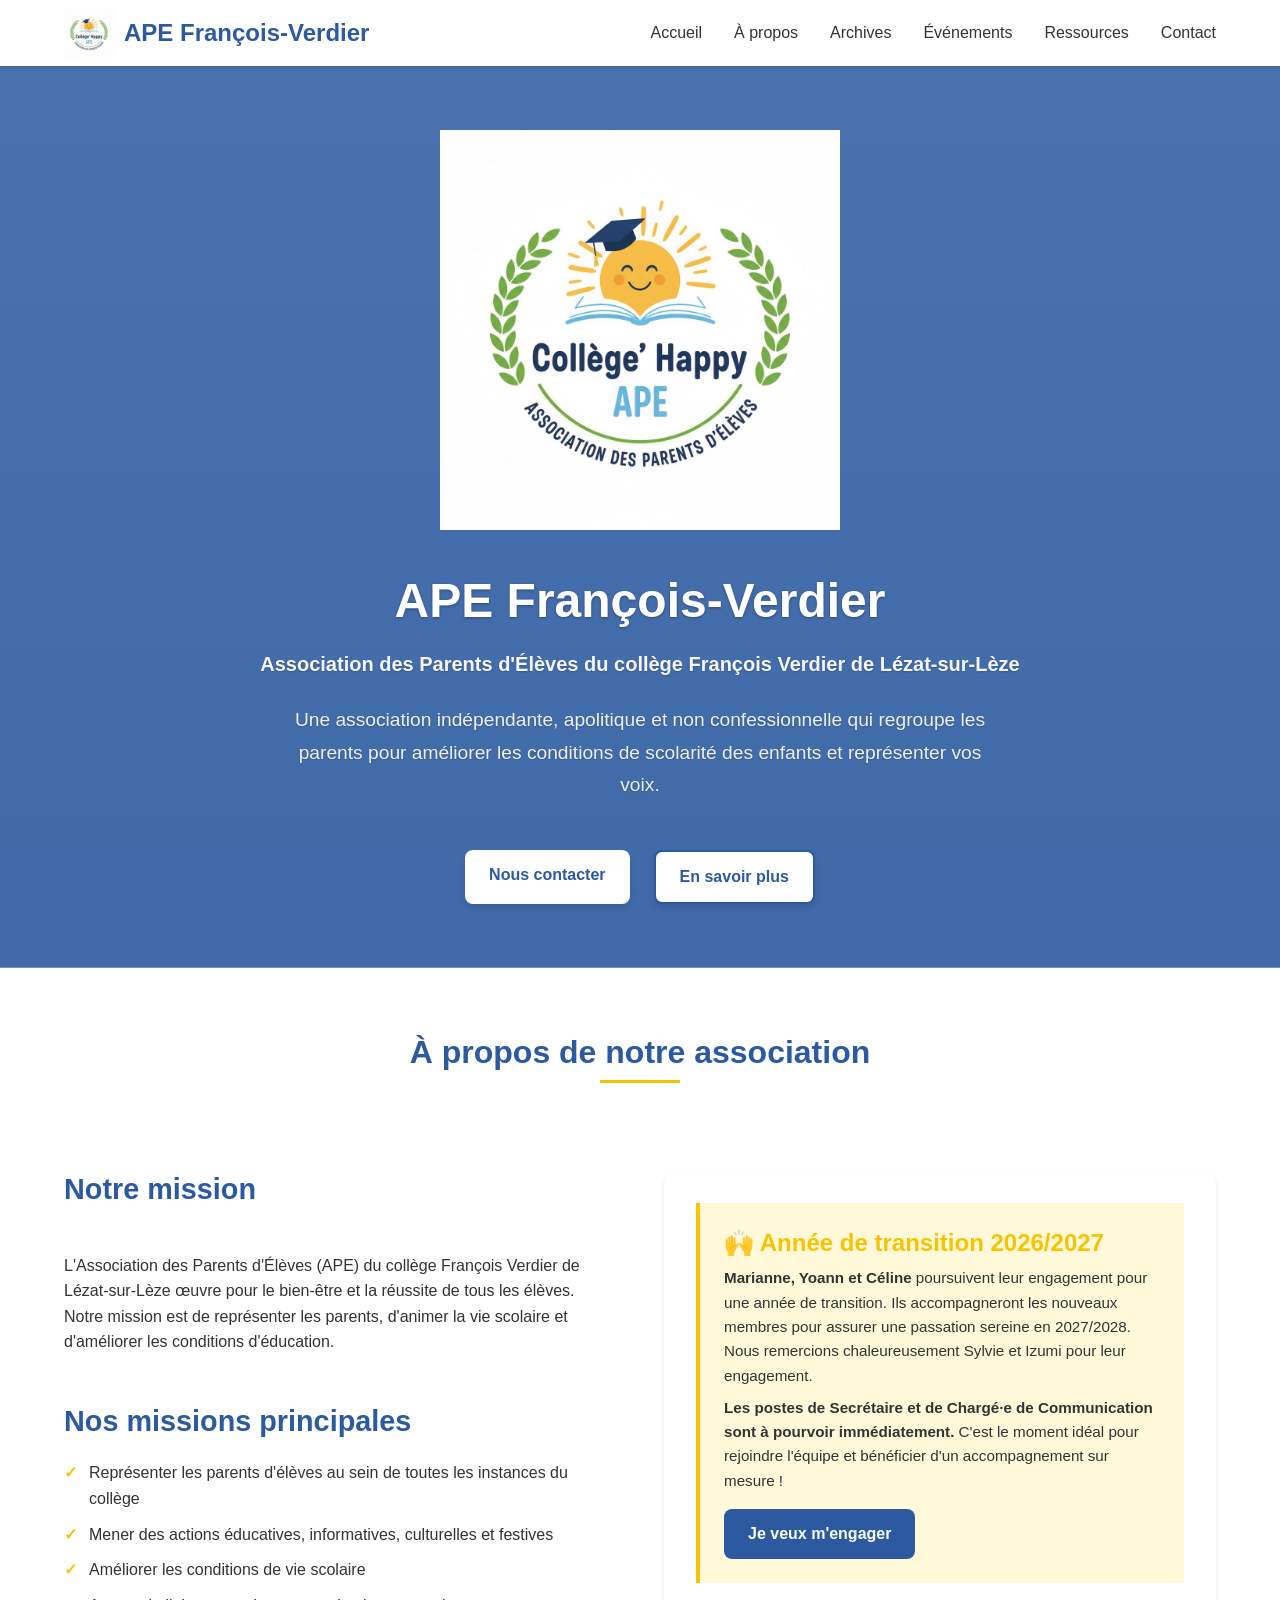
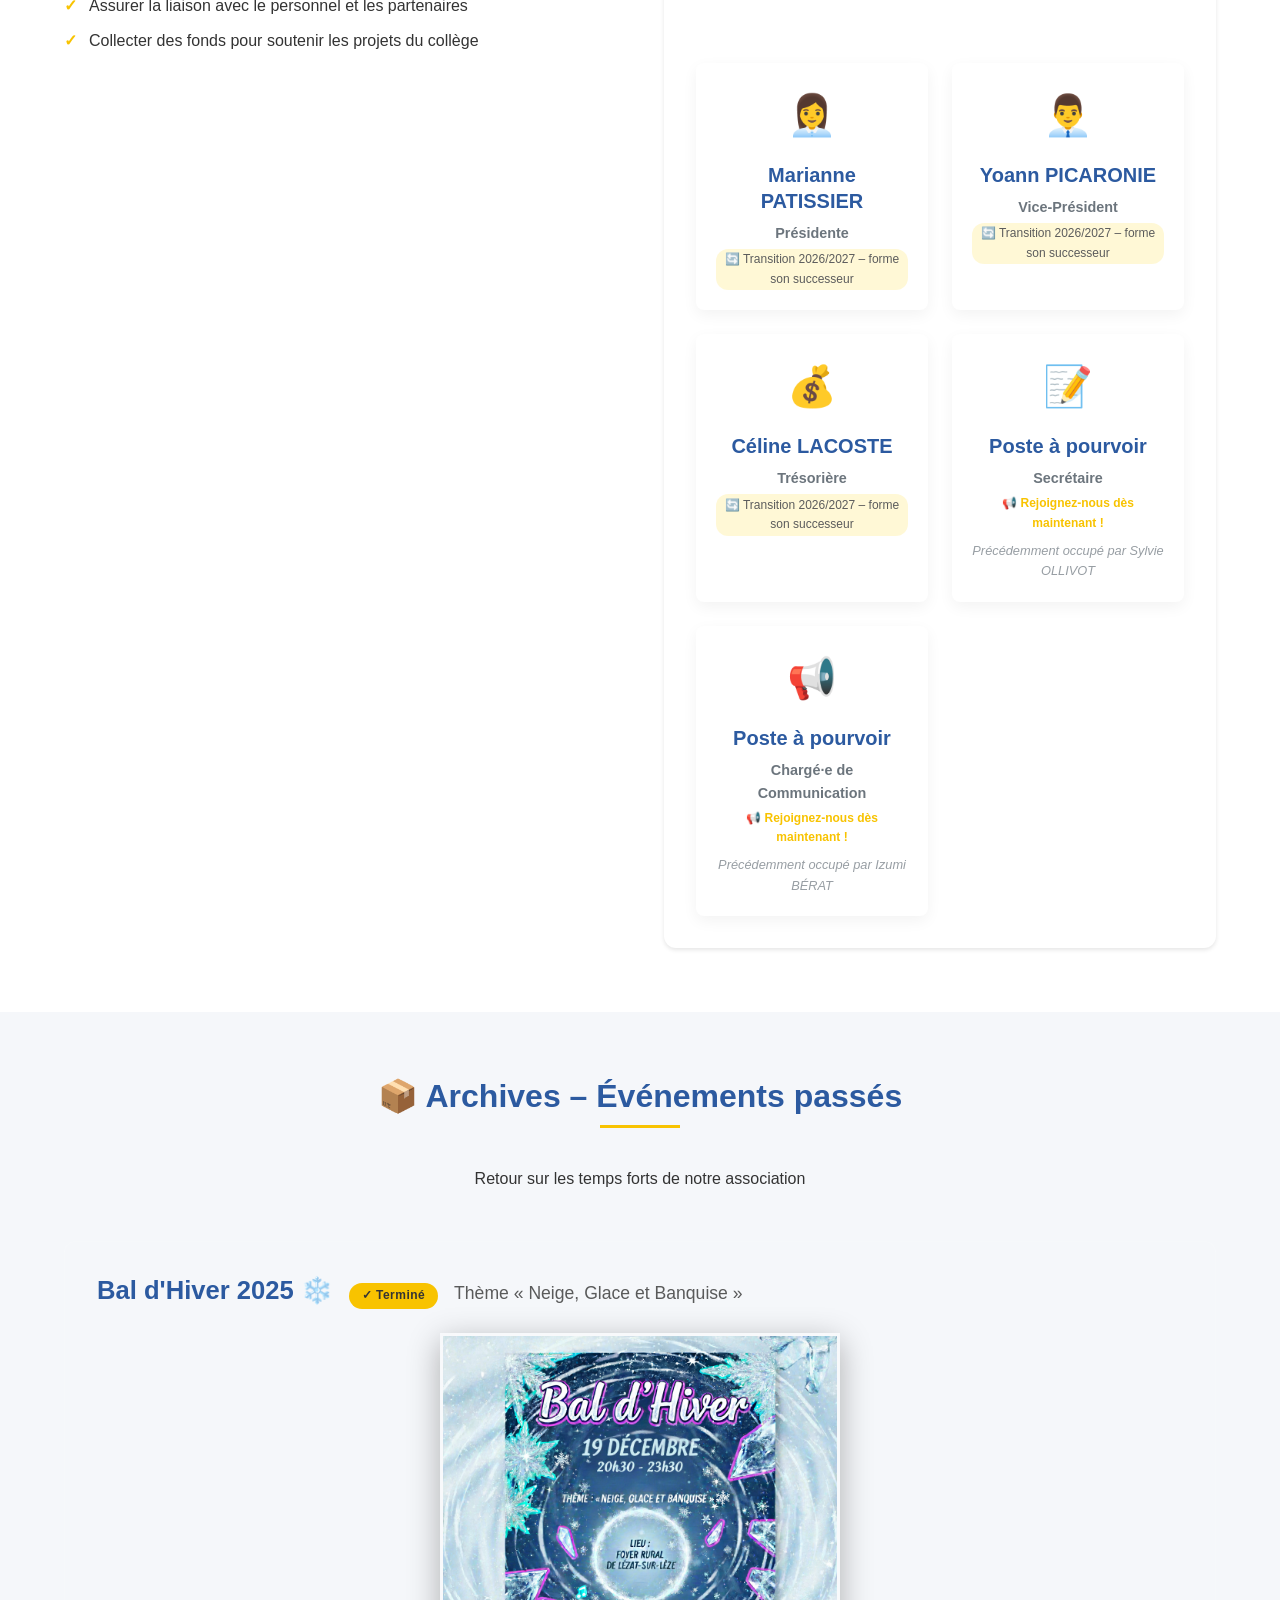
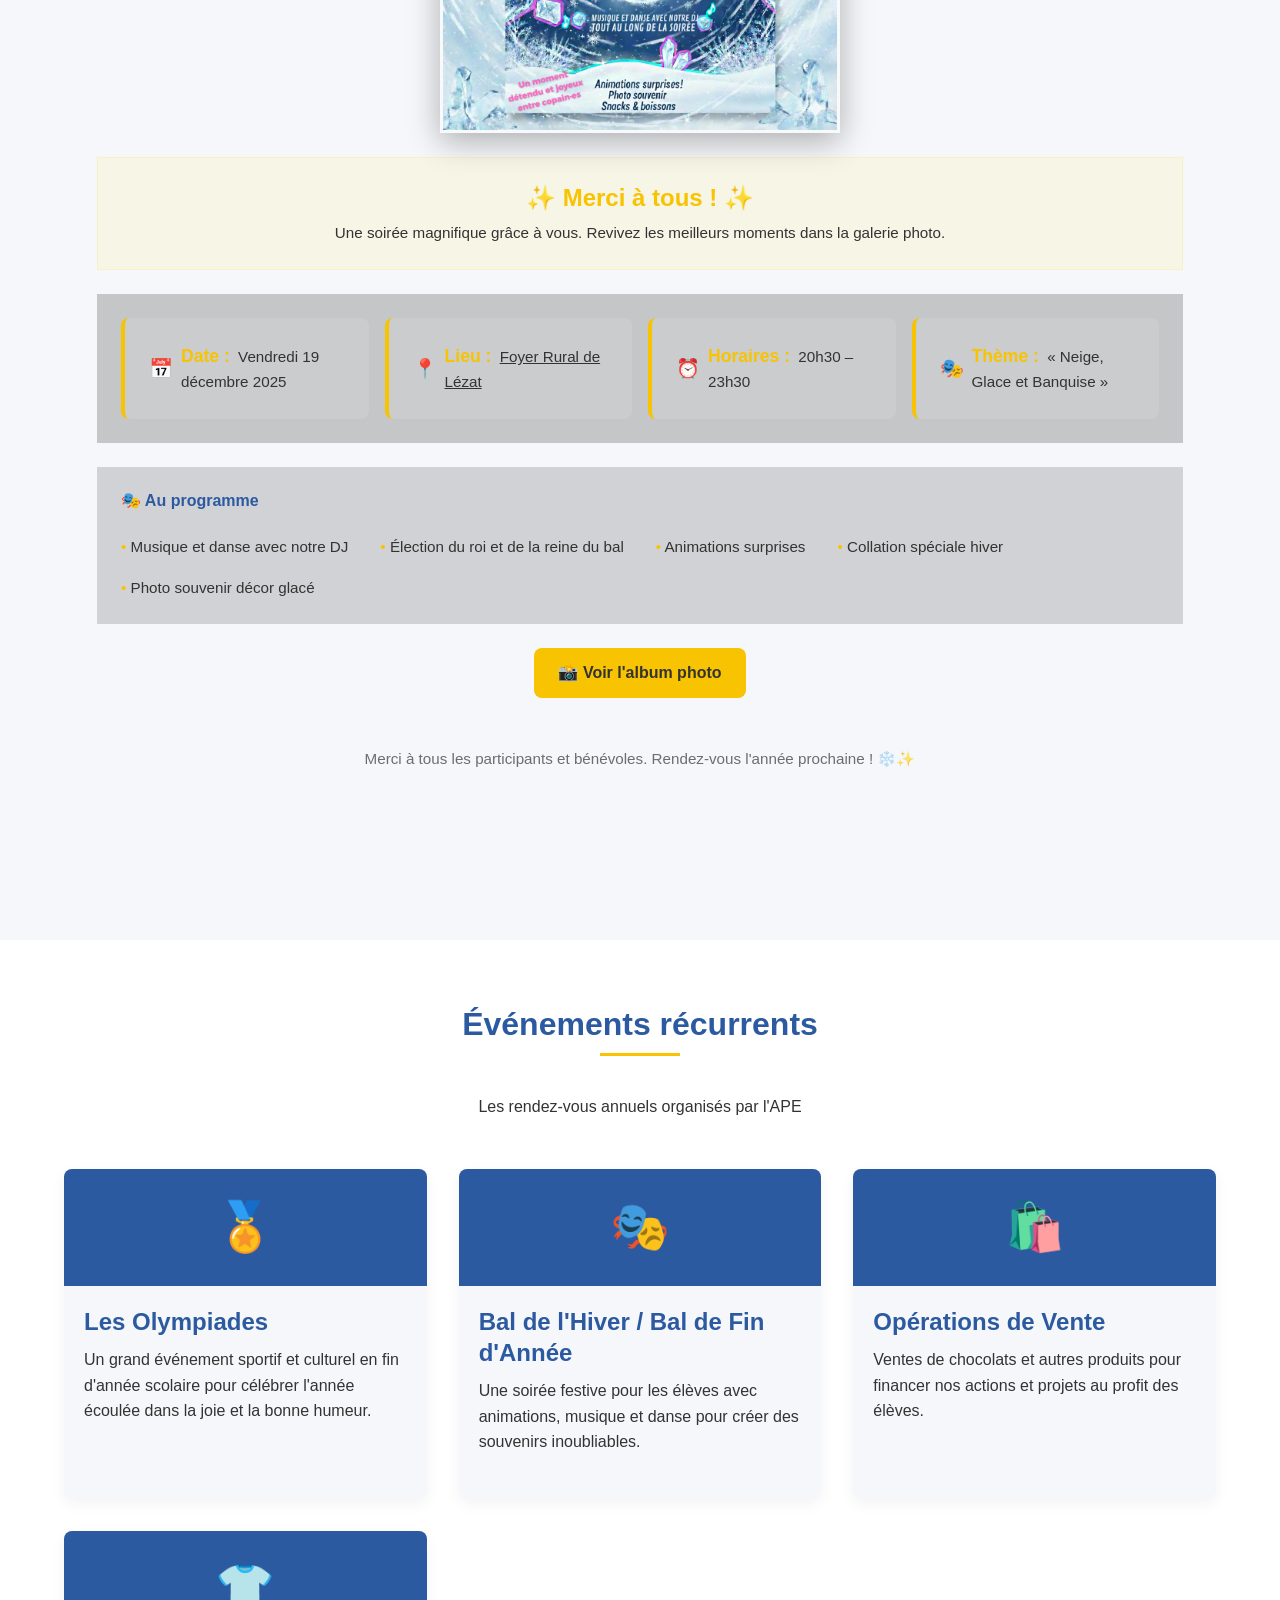
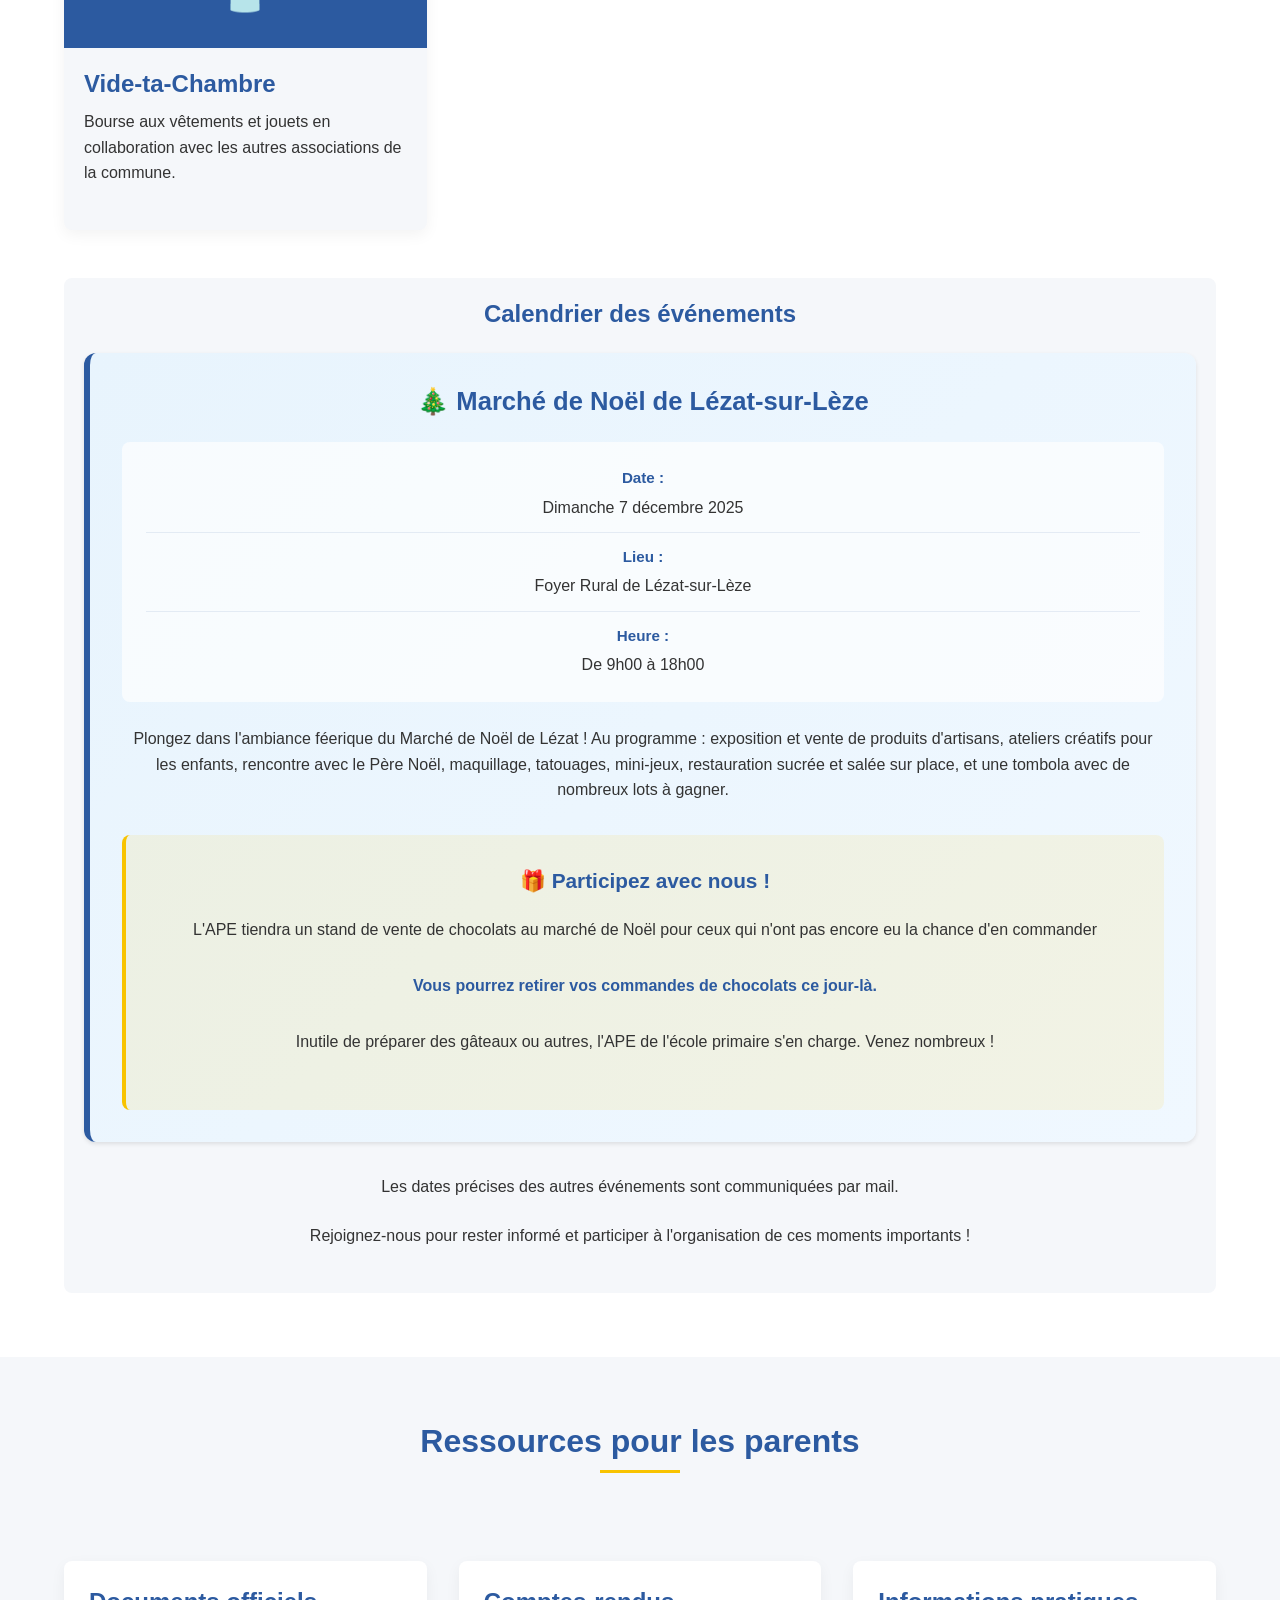
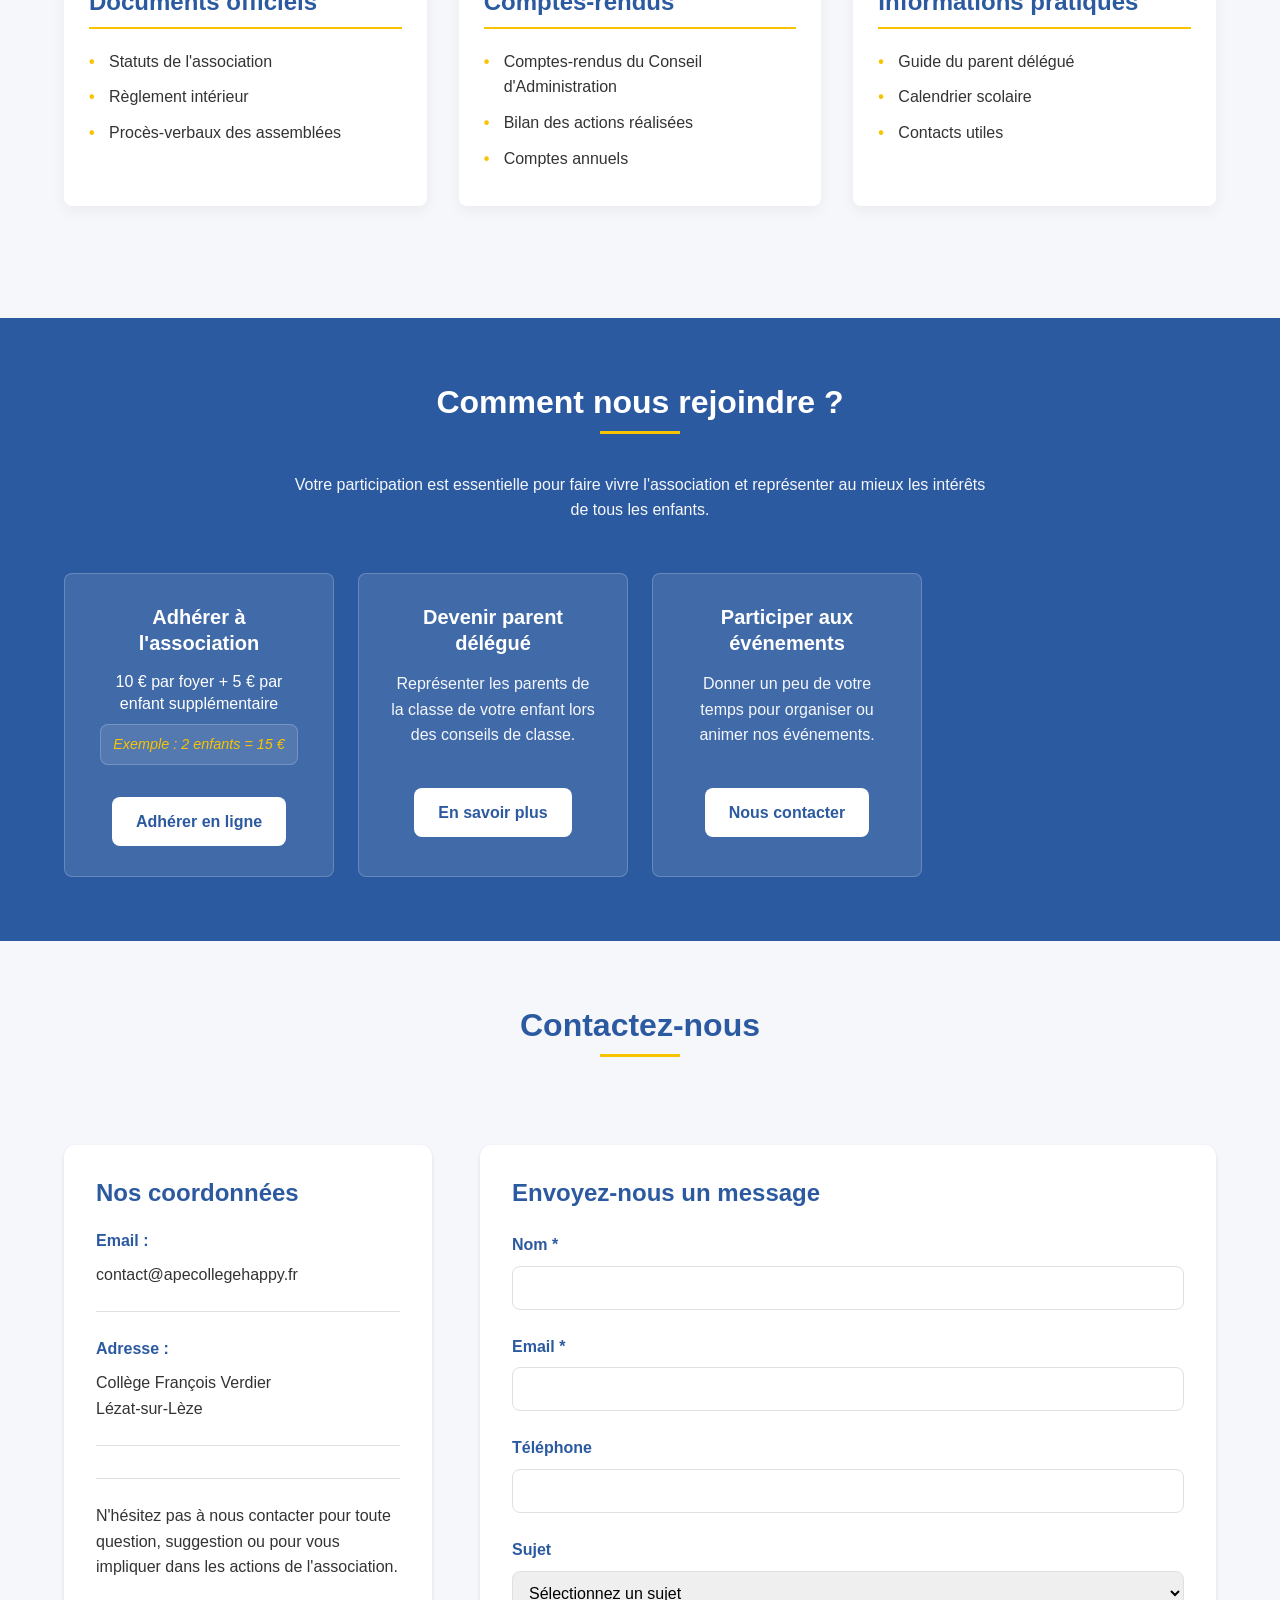
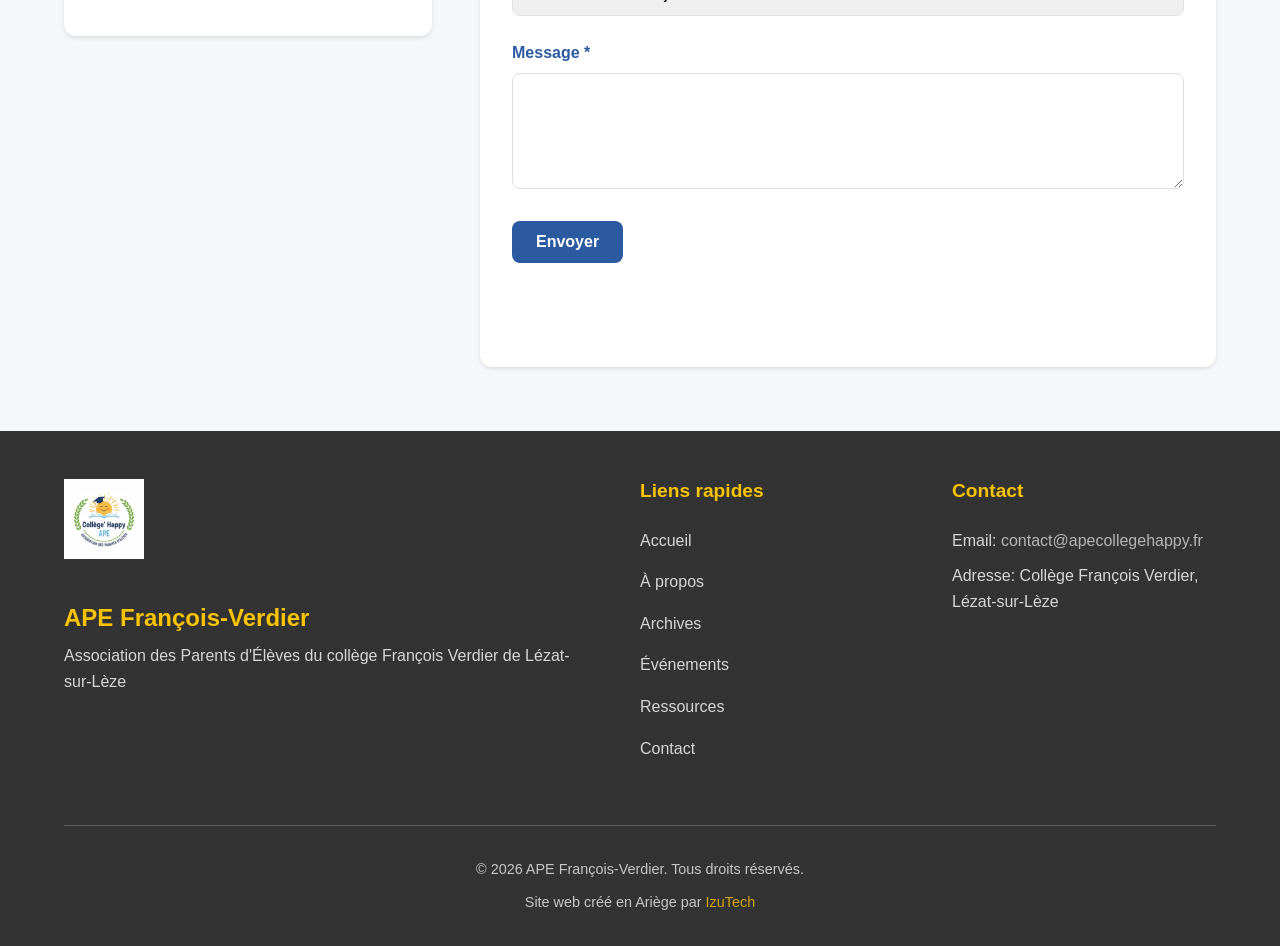
<file: index.html>
<!DOCTYPE html>
<html lang="fr">
<head>
    <meta charset="UTF-8" />
    <meta name="viewport" content="width=device-width, initial-scale=1.0" />
    <meta name="theme-color" content="#2c5aa0" />

    <meta name="description" content="APE du collège François-Verdier à Lézat-sur-Lèze. Association des Parents d'Élèves : informations, événements, bal d'hiver, adhésion et contact." />
    <meta name="robots" content="index, follow" />
    <link rel="canonical" href="https://apecollegehappy.fr/" />

    <!-- Google Search Console verification -->
    <meta name="google-site-verification" content="TBW-ufhzspgf7_gtEmXUoKC6rkOJuw2rtE3xY787YEw" />

    <!-- Open Graph tags for social sharing -->
    <meta property="og:title" content="APE François-Verdier - Association Parents d'Élèves | Collège Lézat-sur-Lèze" />
    <meta property="og:description" content="Association des Parents d'Élèves du collège François Verdier à Lézat-sur-Lèze" />
    <meta property="og:url" content="https://apecollegehappy.fr/" />
    <meta property="og:type" content="website" />
    <link rel="preload" href="images/logo.png" as="image" />

    <!-- Favicon -->
    <link rel="icon" type="image/png" href="images/logo.png" />
    <link rel="apple-touch-icon" href="images/logo.png" />
    <link rel="icon" type="image/x-icon" href="images/favicon.ico" />

    <!-- Fonts -->
    <link rel="preconnect" href="https://fonts.googleapis.com" />
    <link rel="preconnect" href="https://fonts.gstatic.com" crossorigin />
    <link href="https://fonts.googleapis.com/css2?family=Nunito:wght@400;600;700&family=Lato:wght@300;400;700&display=swap" rel="stylesheet" />

    <!-- CSS -->
    <link rel="stylesheet" href="styles/main.css" />

    <title>APE Collège Lézat-sur-Lèze | Association Parents d'Élèves François-Verdier</title>
    <style>
        /* Quick layout tweaks */
        .about-content {
            display: grid;
            grid-template-columns: 1fr 1fr;
            gap: var(--spacing-xl);
            align-items: start;
        }
        .about-text {
            display: flex;
            flex-direction: column;
            gap: var(--spacing-md);
        }
        .team-section {
            display: flex;
            flex-direction: column;
            gap: var(--spacing-md);
        }
        .team-transition-banner {
            background: rgba(255, 215, 0, 0.15);
            padding: var(--spacing-md);
            border-radius: var(--border-radius-md);
            border-left: 4px solid var(--accent);
            margin-bottom: var(--spacing-sm);
        }
        .team-transition-banner h3 {
            margin-bottom: var(--spacing-xs);
            color: var(--accent);
        }
        .team-transition-banner p {
            margin-bottom: var(--spacing-xs);
            font-size: 0.95rem;
        }
        .team-transition-banner .btn {
            margin-top: var(--spacing-xs);
        }
        .team-grid {
            display: grid;
            grid-template-columns: repeat(auto-fit, minmax(160px, 1fr));
            gap: var(--spacing-md);
        }
        .team-member .member-note {
            font-size: 0.8rem;
            opacity: 0.7;
            margin-top: var(--spacing-xs);
            font-style: italic;
        }
        .team-member .transition-tag {
            font-size: 0.75rem;
            opacity: 0.8;
            display: block;
            background: rgba(255, 215, 0, 0.2);
            padding: 0.1rem 0.4rem;
            border-radius: 12px;
            margin-top: 0.25rem;
        }
        .team-member .open-tag {
            font-size: 0.75rem;
            color: var(--accent);
            font-weight: 700;
            display: block;
            margin-top: 0.25rem;
        }
        /* Past event – compact */
        .past-event-card {
            background: rgba(255, 255, 255, 0.05);
            border-radius: var(--border-radius-lg);
            padding: var(--spacing-lg);
            margin-bottom: var(--spacing-xl);
            border: 1px solid rgba(255, 255, 255, 0.1);
        }
        .past-event-header {
            display: flex;
            align-items: baseline;
            flex-wrap: wrap;
            gap: var(--spacing-sm);
            margin-bottom: var(--spacing-md);
        }
        .past-event-header h3 {
            margin: 0;
            font-size: 1.6rem;
        }
        .past-event-badge {
            background: var(--accent);
            color: var(--dark);
            font-weight: 700;
            padding: 0.2rem 0.8rem;
            border-radius: 20px;
            font-size: 0.75rem;
            display: inline-block;
            letter-spacing: 0.5px;
        }
        .past-event-theme {
            font-size: 1.1rem;
            opacity: 0.8;
            margin: 0;
        }
        .flyer-container {
            max-width: 400px;
            margin: 0 auto var(--spacing-md);
            text-align: center;
        }
        .flyer-container img {
            width: 100%;
            height: auto;
            border-radius: var(--border-radius-md);
            box-shadow: 0 8px 30px rgba(0, 0, 0, 0.3);
        }
        .past-event-details-compact {
            display: grid;
            grid-template-columns: repeat(auto-fit, minmax(200px, 1fr));
            gap: var(--spacing-sm);
            background: rgba(0, 0, 0, 0.2);
            padding: var(--spacing-md);
            border-radius: var(--border-radius-md);
            margin-bottom: var(--spacing-md);
        }
        .past-event-details-compact .detail-item {
            display: flex;
            align-items: center;
            gap: var(--spacing-xs);
        }
        .past-event-details-compact .detail-icon {
            font-size: 1.2rem;
        }
        .past-event-details-compact .detail-content {
            font-size: 0.95rem;
        }
        .past-event-details-compact .detail-content strong {
            display: inline;
            margin-right: 0.25rem;
        }
        .past-event-program-compact {
            display: flex;
            flex-wrap: wrap;
            gap: var(--spacing-sm) var(--spacing-lg);
            background: rgba(0, 0, 0, 0.15);
            padding: var(--spacing-md);
            border-radius: var(--border-radius-md);
            margin-bottom: var(--spacing-md);
        }
        .past-event-program-compact h4 {
            width: 100%;
            margin: 0 0 var(--spacing-xs) 0;
            font-size: 1rem;
        }
        .past-event-program-compact ul {
            list-style: none;
            padding: 0;
            margin: 0;
            display: flex;
            flex-wrap: wrap;
            gap: var(--spacing-sm) var(--spacing-lg);
        }
        .past-event-program-compact ul li {
            font-size: 0.95rem;
        }
        .past-event-program-compact ul li::before {
            content: "• ";
            color: var(--accent);
        }
        .past-event-photos-link {
            text-align: center;
            margin: var(--spacing-md) 0 var(--spacing-sm);
        }
        .past-event-footer {
            text-align: center;
            opacity: 0.7;
            font-size: 0.95rem;
            border-top: 1px solid rgba(255, 255, 255, 0.1);
            padding-top: var(--spacing-md);
            margin-top: var(--spacing-md);
        }
        .thanks-banner-compact {
            text-align: center;
            background: rgba(255, 215, 0, 0.08);
            padding: var(--spacing-md);
            border-radius: var(--border-radius-md);
            margin-bottom: var(--spacing-md);
            border: 1px solid rgba(255, 215, 0, 0.15);
        }
        .thanks-banner-compact h3 {
            margin: 0 0 var(--spacing-xs) 0;
            color: var(--accent);
        }
        .thanks-banner-compact p {
            margin: 0;
            font-size: 0.95rem;
        }
        @media (max-width: 768px) {
            .about-content {
                grid-template-columns: 1fr;
            }
            .past-event-details-compact {
                grid-template-columns: 1fr 1fr;
            }
        }
        @media (max-width: 480px) {
            .past-event-details-compact {
                grid-template-columns: 1fr;
            }
            .past-event-program-compact ul {
                flex-direction: column;
                gap: var(--spacing-xs);
            }
        }
    </style>
</head>
<body>
    <!-- Skip to main content -->
    <a href="#main-content" class="skip-link">Aller au contenu principal</a>

    <!-- Header -->
    <header class="header">
        <div class="container">
            <div class="header-content">
                <div class="logo">
                    <img src="images/logo.png" alt="APE François-Verdier - Association des Parents d'Élèves" width="50" height="50" />
                    <h1>APE François-Verdier</h1>
                </div>
                <button class="menu-toggle" aria-label="Ouvrir le menu" aria-expanded="false">
                    <span></span>
                    <span></span>
                    <span></span>
                </button>
                <nav class="navigation" aria-label="Navigation principale">
                    <ul class="nav-list">
                        <li><a href="#accueil" class="nav-link">Accueil</a></li>
                        <li><a href="#a-propos" class="nav-link">À propos</a></li>
                        <li><a href="#archives" class="nav-link">Archives</a></li>
                        <li><a href="#evenements" class="nav-link">Événements</a></li>
                        <li><a href="#ressources" class="nav-link">Ressources</a></li>
                        <li><a href="#contact" class="nav-link">Contact</a></li>
                    </ul>
                </nav>
            </div>
        </div>
    </header>

    <main id="main-content">
        <!-- Hero -->
        <section id="accueil" class="hero">
            <div class="container">
                <div class="hero-content">
                    <div class="hero-logo">
                        <img src="images/logo.png" alt="APE François-Verdier - Association des Parents d'Élèves" width="400" height="400" />
                    </div>
                    <h1>APE François-Verdier</h1>
                    <p class="hero-subtitle">Association des Parents d'Élèves du collège François Verdier de Lézat-sur-Lèze</p>
                    <p class="hero-description">Une association indépendante, apolitique et non confessionnelle qui regroupe les parents pour améliorer les conditions de scolarité des enfants et représenter vos voix.</p>
                    <div class="hero-actions">
                        <a href="#contact" class="btn btn-primary">Nous contacter</a>
                        <a href="#a-propos" class="btn btn-secondary">En savoir plus</a>
                    </div>
                </div>
            </div>
        </section>

        <!-- About -->
        <section id="a-propos" class="about">
            <div class="container">
                <div class="section-header">
                    <h2>À propos de notre association</h2>
                </div>
                <div class="about-content">
                    <!-- Left: Mission -->
                    <div class="about-text">
                        <h3>Notre mission</h3>
                        <p>L'Association des Parents d'Élèves (APE) du collège François Verdier de Lézat-sur-Lèze œuvre pour le bien-être et la réussite de tous les élèves. Notre mission est de représenter les parents, d'animer la vie scolaire et d'améliorer les conditions d'éducation.</p>

                        <div class="missions">
                            <h3>Nos missions principales</h3>
                            <ul class="missions-list">
                                <li>Représenter les parents d'élèves au sein de toutes les instances du collège</li>
                                <li>Mener des actions éducatives, informatives, culturelles et festives</li>
                                <li>Améliorer les conditions de vie scolaire</li>
                                <li>Assurer la liaison avec le personnel et les partenaires</li>
                                <li>Collecter des fonds pour soutenir les projets du collège</li>
                            </ul>
                        </div>
                    </div>

                    <!-- Right: Team + transition banner -->
                    <div class="team-section">
                        <div class="team-transition-banner">
                            <h3>🙌 Année de transition 2026/2027</h3>
                            <p><strong>Marianne, Yoann et Céline</strong> poursuivent leur engagement pour une année de transition. Ils accompagneront les nouveaux membres pour assurer une passation sereine en 2027/2028. Nous remercions chaleureusement Sylvie et Izumi pour leur engagement.</p>
                            <p><strong>Les postes de Secrétaire et de Chargé·e de Communication sont à pourvoir immédiatement.</strong> C'est le moment idéal pour rejoindre l'équipe et bénéficier d'un accompagnement sur mesure !</p>
                            <a href="#contact" class="btn btn-primary" style="margin-top: var(--spacing-xs);">Je veux m'engager</a>
                        </div>

                        <div class="team-grid">
                            <!-- Staying members -->
                            <div class="team-member">
                                <div class="member-icon">👩‍💼</div>
                                <h4>Marianne PATISSIER</h4>
                                <p><strong>Présidente</strong></p>
                                <span class="transition-tag">🔄 Transition 2026/2027 – forme son successeur</span>
                            </div>
                            <div class="team-member">
                                <div class="member-icon">👨‍💼</div>
                                <h4>Yoann PICARONIE</h4>
                                <p><strong>Vice-Président</strong></p>
                                <span class="transition-tag">🔄 Transition 2026/2027 – forme son successeur</span>
                            </div>
                            <div class="team-member">
                                <div class="member-icon">💰</div>
                                <h4>Céline LACOSTE</h4>
                                <p><strong>Trésorière</strong></p>
                                <span class="transition-tag">🔄 Transition 2026/2027 – forme son successeur</span>
                            </div>
                            <!-- Open positions -->
                            <div class="team-member">
                                <div class="member-icon">📝</div>
                                <h4>Poste à pourvoir</h4>
                                <p><strong>Secrétaire</strong></p>
                                <span class="open-tag">📢 Rejoignez-nous dès maintenant !</span>
                                <p class="member-note">Précédemment occupé par Sylvie OLLIVOT</p>
                            </div>
                            <div class="team-member">
                                <div class="member-icon">📢</div>
                                <h4>Poste à pourvoir</h4>
                                <p><strong>Chargé·e de Communication</strong></p>
                                <span class="open-tag">📢 Rejoignez-nous dès maintenant !</span>
                                <p class="member-note">Précédemment occupé par Izumi BÉRAT</p>
                            </div>
                        </div>
                    </div>
                </div>
            </div>
        </section>

        <!-- ARCHIVES – Past events (compact) -->
        <section id="archives" class="archives">
            <div class="container">
                <div class="section-header">
                    <h2>📦 Archives – Événements passés</h2>
                    <p>Retour sur les temps forts de notre association</p>
                </div>

                <!-- Bal d'Hiver 2025 – compact -->
                <div class="past-event-card">
                    <div class="past-event-header">
                        <h3>Bal d'Hiver 2025 ❄️</h3>
                        <span class="past-event-badge">✓ Terminé</span>
                        <p class="past-event-theme">Thème « Neige, Glace et Banquise »</p>
                    </div>

                    <!-- Flyer -->
                    <div class="flyer-container">
                        <img src="/images/Bal d'hiver flyer.png" alt="Flyer du Bal d'Hiver 2025" class="event-flyer" />
                    </div>

                    <!-- Thanks compact -->
                    <div class="thanks-banner-compact">
                        <h3>✨ Merci à tous ! ✨</h3>
                        <p>Une soirée magnifique grâce à vous. Revivez les meilleurs moments dans la galerie photo.</p>
                    </div>

                    <!-- Details compact -->
                    <div class="past-event-details-compact">
                        <div class="detail-item">
                            <span class="detail-icon">📅</span>
                            <span class="detail-content"><strong>Date :</strong> Vendredi 19 décembre 2025</span>
                        </div>
                        <div class="detail-item">
                            <span class="detail-icon">📍</span>
                            <span class="detail-content"><strong>Lieu :</strong> <a href="https://maps.app.goo.gl/Zr9aNzRpJP9hLUvaA" target="_blank" rel="noopener" style="color: inherit; text-decoration: underline;">Foyer Rural de Lézat</a></span>
                        </div>
                        <div class="detail-item">
                            <span class="detail-icon">⏰</span>
                            <span class="detail-content"><strong>Horaires :</strong> 20h30 – 23h30</span>
                        </div>
                        <div class="detail-item">
                            <span class="detail-icon">🎭</span>
                            <span class="detail-content"><strong>Thème :</strong> « Neige, Glace et Banquise »</span>
                        </div>
                    </div>

                    <!-- Program compact -->
                    <div class="past-event-program-compact">
                        <h4>🎭 Au programme</h4>
                        <ul>
                            <li>Musique et danse avec notre DJ</li>
                            <li>Élection du roi et de la reine du bal</li>
                            <li>Animations surprises</li>
                            <li>Collation spéciale hiver</li>
                            <li>Photo souvenir décor glacé</li>
                        </ul>
                    </div>

                    <!-- Photo link -->
                    <div class="past-event-photos-link">
                        <a href="https://photos.app.goo.gl/M2oTvLveTw3uLtEc9" class="btn btn-primary" target="_blank" rel="noopener" style="background-color: var(--accent); color: var(--dark);">📸 Voir l'album photo</a>
                    </div>

                    <div class="past-event-footer">
                        <p>Merci à tous les participants et bénévoles. Rendez-vous l'année prochaine ! ❄️✨</p>
                    </div>
                </div>
                <!-- Fin Bal d'Hiver -->
            </div>
        </section>

        <!-- Events (recurrent) -->
        <section id="evenements" class="events">
            <div class="container">
                <div class="section-header">
                    <h2>Événements récurrents</h2>
                    <p>Les rendez-vous annuels organisés par l'APE</p>
                </div>
                <div class="events-grid">
                    <div class="event-card">
                        <div class="event-icon">🏅</div>
                        <div class="event-content">
                            <h3>Les Olympiades</h3>
                            <p>Un grand événement sportif et culturel en fin d'année scolaire pour célébrer l'année écoulée dans la joie et la bonne humeur.</p>
                        </div>
                    </div>
                    <div class="event-card">
                        <div class="event-icon">🎭</div>
                        <div class="event-content">
                            <h3>Bal de l'Hiver / Bal de Fin d'Année</h3>
                            <p>Une soirée festive pour les élèves avec animations, musique et danse pour créer des souvenirs inoubliables.</p>
                        </div>
                    </div>
                    <div class="event-card">
                        <div class="event-icon">🛍️</div>
                        <div class="event-content">
                            <h3>Opérations de Vente</h3>
                            <p>Ventes de chocolats et autres produits pour financer nos actions et projets au profit des élèves.</p>
                        </div>
                    </div>
                    <div class="event-card">
                        <div class="event-icon">👕</div>
                        <div class="event-content">
                            <h3>Vide-ta-Chambre</h3>
                            <p>Bourse aux vêtements et jouets en collaboration avec les autres associations de la commune.</p>
                        </div>
                    </div>
                </div>

                <div class="calendar-section">
                    <h3>Calendrier des événements</h3>
                    <div class="noel-event">
                        <h4>🎄 Marché de Noël de Lézat-sur-Lèze</h4>
                        <div class="event-details">
                            <div class="detail-row">
                                <span class="detail-label">Date :</span>
                                <span class="detail-value">Dimanche 7 décembre 2025</span>
                            </div>
                            <div class="detail-row">
                                <span class="detail-label">Lieu :</span>
                                <span class="detail-value">Foyer Rural de Lézat-sur-Lèze</span>
                            </div>
                            <div class="detail-row">
                                <span class="detail-label">Heure :</span>
                                <span class="detail-value">De 9h00 à 18h00</span>
                            </div>
                        </div>
                        <div class="event-description">
                            <p>Plongez dans l'ambiance féerique du Marché de Noël de Lézat ! Au programme : exposition et vente de produits d'artisans, ateliers créatifs pour les enfants, rencontre avec le Père Noël, maquillage, tatouages, mini-jeux, restauration sucrée et salée sur place, et une tombola avec de nombreux lots à gagner.</p>
                        </div>
                        <div class="participation-call">
                            <h5>🎁 Participez avec nous !</h5>
                            <p>L'APE tiendra un stand de vente de chocolats au marché de Noël pour ceux qui n'ont pas encore eu la chance d'en commander</p>
                            <p><strong>Vous pourrez retirer vos commandes de chocolats ce jour-là.</strong></p>
                            <p>Inutile de préparer des gâteaux ou autres, l'APE de l'école primaire s'en charge. Venez nombreux !</p>
                        </div>
                    </div>
                    <p>Les dates précises des autres événements sont communiquées par mail.</p>
                    <p>Rejoignez-nous pour rester informé et participer à l'organisation de ces moments importants !</p>
                </div>
            </div>
        </section>

        <!-- Resources -->
        <section id="ressources" class="resources">
            <div class="container">
                <div class="section-header">
                    <h2>Ressources pour les parents</h2>
                </div>
                <div class="resources-grid">
                    <div class="resource-card">
                        <h3>Documents officiels</h3>
                        <ul class="resource-list">
                            <li>Statuts de l'association</li>
                            <li>Règlement intérieur</li>
                            <li>Procès-verbaux des assemblées</li>
                        </ul>
                    </div>
                    <div class="resource-card">
                        <h3>Comptes-rendus</h3>
                        <ul class="resource-list">
                            <li>Comptes-rendus du Conseil d'Administration</li>
                            <li>Bilan des actions réalisées</li>
                            <li>Comptes annuels</li>
                        </ul>
                    </div>
                    <div class="resource-card">
                        <h3>Informations pratiques</h3>
                        <ul class="resource-list">
                            <li>Guide du parent délégué</li>
                            <li>Calendrier scolaire</li>
                            <li>Contacts utiles</li>
                        </ul>
                    </div>
                </div>
            </div>
        </section>

        <!-- Join -->
        <section class="join">
            <div class="container">
                <div class="section-header">
                    <h2>Comment nous rejoindre ?</h2>
                    <p>Votre participation est essentielle pour faire vivre l'association et représenter au mieux les intérêts de tous les enfants.</p>
                </div>
                <div class="get-involved">
                    <div class="involvement-options">
                        <div class="involvement-option">
                            <h4>Adhérer à l'association</h4>
                            <div class="pricing-compact">
                                <div class="pricing-details">10 € par foyer + 5 € par enfant supplémentaire</div>
                                <div class="pricing-example">Exemple : 2 enfants = 15 €</div>
                            </div>
                            <a href="https://forms.gle/ZmdAJbNqXuFoZiEKA" class="btn btn-primary" target="_blank" rel="noopener">Adhérer en ligne</a>
                        </div>
                        <div class="involvement-option">
                            <h4>Devenir parent délégué</h4>
                            <p>Représenter les parents de la classe de votre enfant lors des conseils de classe.</p>
                            <a href="#contact" class="btn btn-primary">En savoir plus</a>
                        </div>
                        <div class="involvement-option">
                            <h4>Participer aux événements</h4>
                            <p>Donner un peu de votre temps pour organiser ou animer nos événements.</p>
                            <a href="#contact" class="btn btn-primary">Nous contacter</a>
                        </div>
                    </div>
                </div>
            </div>
        </section>

        <!-- Contact -->
        <section id="contact" class="contact">
            <div class="container">
                <div class="section-header">
                    <h2>Contactez-nous</h2>
                </div>
                <div class="contact-content">
                    <div class="contact-info">
                        <h3>Nos coordonnées</h3>
                        <div class="contact-item">
                            <strong>Email :</strong>
                            <a href="mailto:contact@apecollegehappy.fr">contact@apecollegehappy.fr</a>
                        </div>
                        <div class="contact-item">
                            <strong>Adresse :</strong>
                            <span>Collège François Verdier<br />Lézat-sur-Lèze</span>
                        </div>
                        <div class="contact-note">
                            <p>N'hésitez pas à nous contacter pour toute question, suggestion ou pour vous impliquer dans les actions de l'association.</p>
                        </div>
                    </div>

                    <div class="contact-form-container">
                        <h3>Envoyez-nous un message</h3>
                        <form id="contact-form" class="contact-form" action="https://formspree.io/f/xanaqpvq" method="POST">
                            <div class="form-group">
                                <label for="name">Nom *</label>
                                <input type="text" id="name" name="name" required />
                            </div>
                            <div class="form-group">
                                <label for="email">Email *</label>
                                <input type="email" id="email" name="email" required />
                            </div>
                            <div class="form-group">
                                <label for="phone">Téléphone</label>
                                <input type="tel" id="phone" name="phone" />
                            </div>
                            <div class="form-group">
                                <label for="subject">Sujet</label>
                                <select id="subject" name="subject">
                                    <option value="">Sélectionnez un sujet</option>
                                    <option value="adhesion">Adhésion à l'association</option>
                                    <option value="delegue">Devenir parent délégué</option>
                                    <option value="evenement">Participation à un événement</option>
                                    <option value="question">Question générale</option>
                                    <option value="suggestion">Suggestion</option>
                                    <option value="bureau">Rejoindre le bureau (transition)</option>
                                </select>
                            </div>
                            <div class="form-group">
                                <label for="message">Message *</label>
                                <textarea id="message" name="message" rows="5" required></textarea>
                            </div>
                            <!-- Honeypot -->
                            <div class="form-group honeypot">
                                <label for="website">Site web</label>
                                <input type="text" id="website" name="website" tabindex="-1" />
                            </div>
                            <button type="submit" class="btn btn-primary">Envoyer</button>
                        </form>
                        <div id="form-message"></div>
                    </div>
                </div>
            </div>
        </section>
    </main>

    <!-- Footer -->
    <footer class="footer">
        <div class="container">
            <div class="footer-content">
                <div class="footer-about">
                    <div class="footer-logo">
                        <img src="images/logo.png" alt="APE François-Verdier" width="80" height="80" />
                    </div>
                    <h3>APE François-Verdier</h3>
                    <p>Association des Parents d'Élèves du collège François Verdier de Lézat-sur-Lèze</p>
                </div>
                <div class="footer-links">
                    <h4>Liens rapides</h4>
                    <ul>
                        <li><a href="#accueil">Accueil</a></li>
                        <li><a href="#a-propos">À propos</a></li>
                        <li><a href="#archives">Archives</a></li>
                        <li><a href="#evenements">Événements</a></li>
                        <li><a href="#ressources">Ressources</a></li>
                        <li><a href="#contact">Contact</a></li>
                    </ul>
                </div>
                <div class="footer-contact">
                    <h4>Contact</h4>
                    <p>Email: <a href="mailto:contact@apecollegehappy.fr">contact@apecollegehappy.fr</a></p>
                    <p>Adresse: Collège François Verdier, Lézat-sur-Lèze</p>
                </div>
            </div>
            <div class="footer-bottom">
                <p>&copy; 2026 APE François-Verdier. Tous droits réservés.</p>
                <div class="footer-attribution">
                    <p>Site web créé en Ariège par <a href="https://web.izutech.fr" target="_blank" rel="noopener">IzuTech</a></p>
                </div>
            </div>
        </div>
    </footer>

    <!-- JavaScript -->
    <script src="scripts/main.js?v=1.1"></script>

    <!-- Structured Data -->
    <script type="application/ld+json">
        {
            "@context": "https://schema.org",
            "@type": "Organization",
            "name": "APE François-Verdier",
            "description": "Association des Parents d'Élèves du collège François Verdier de Lézat-sur-Lèze",
            "url": "https://apecollegehappy.fr/",
            "email": "contact@apecollegehappy.fr",
            "address": {
                "@type": "PostalAddress",
                "streetAddress": "Collège François Verdier",
                "addressLocality": "Lézat-sur-Lèze",
                "postalCode": "09210",
                "addressCountry": "FR"
            },
            "knowsAbout": ["Éducation", "Vie scolaire", "Parents d'élèves", "Collège François Verdier", "Lézat-sur-Lèze"]
        }
    </script>
</body>
</html>
</file>
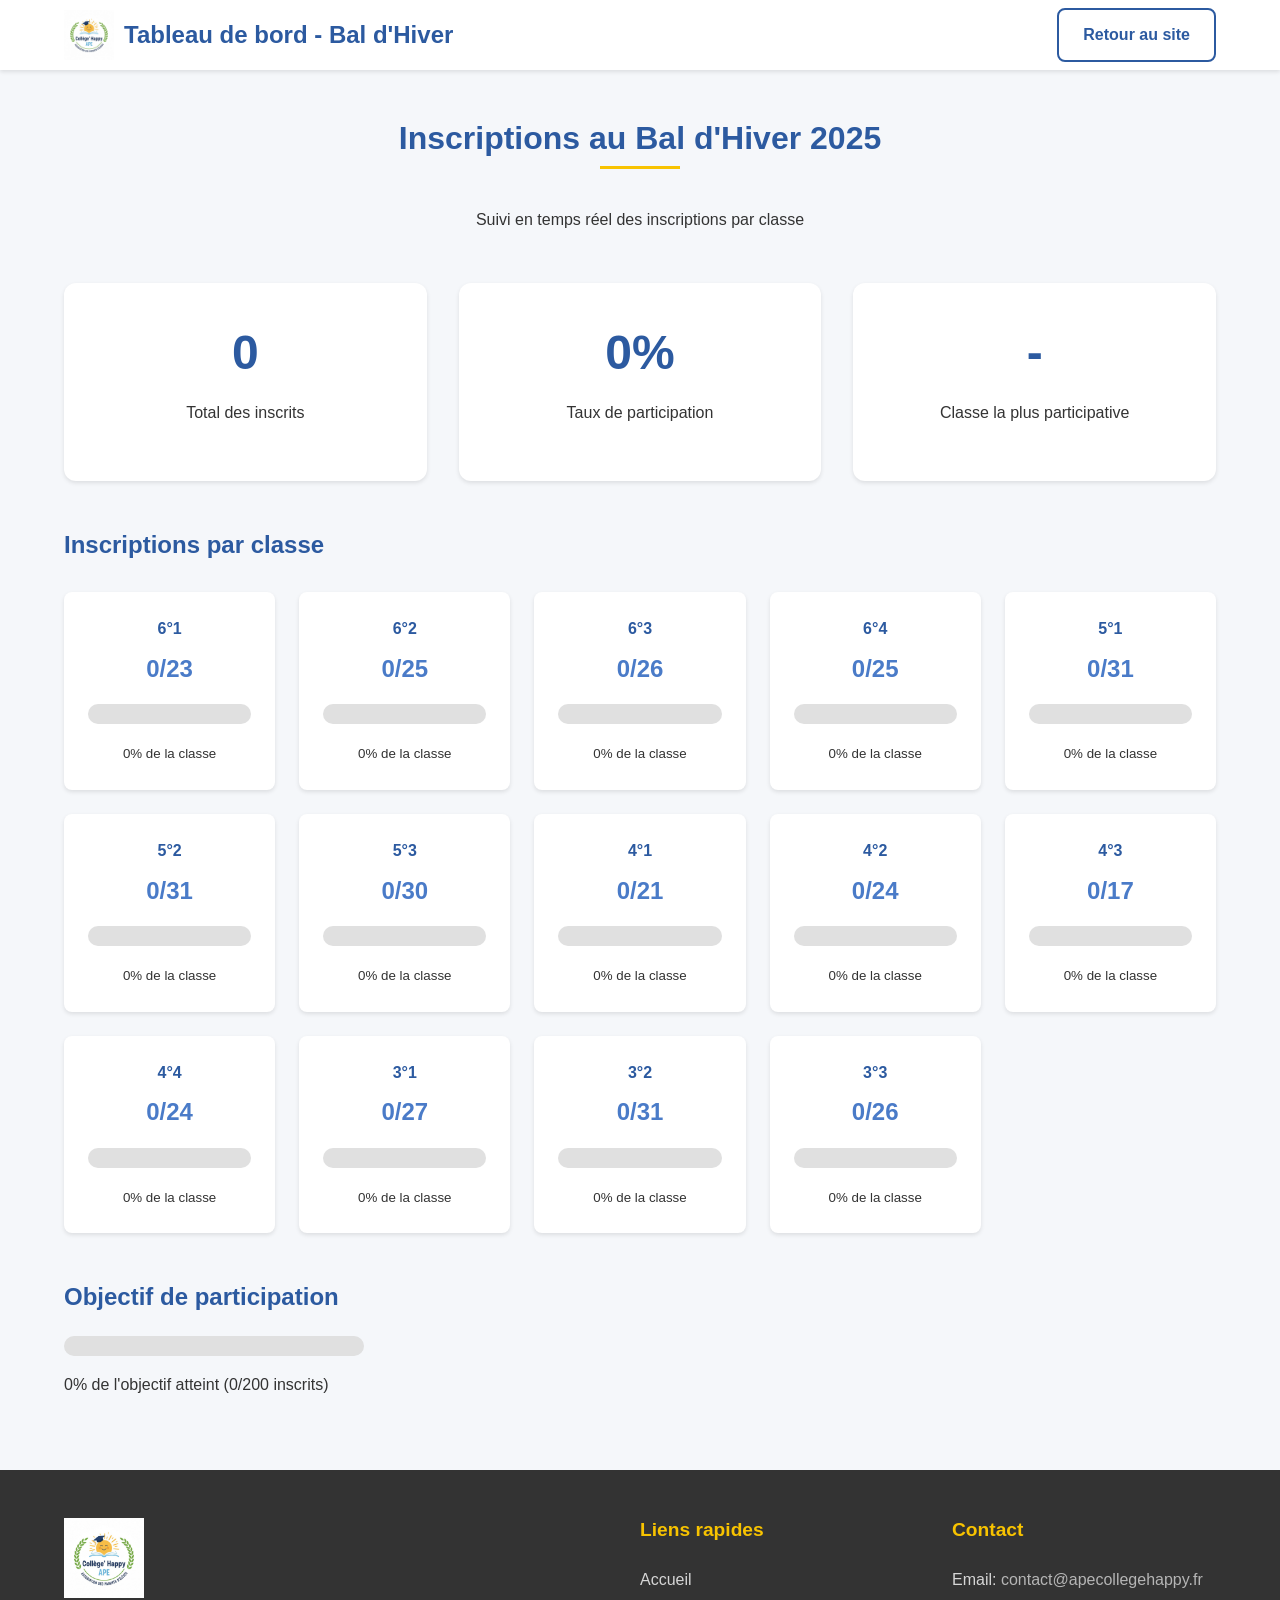
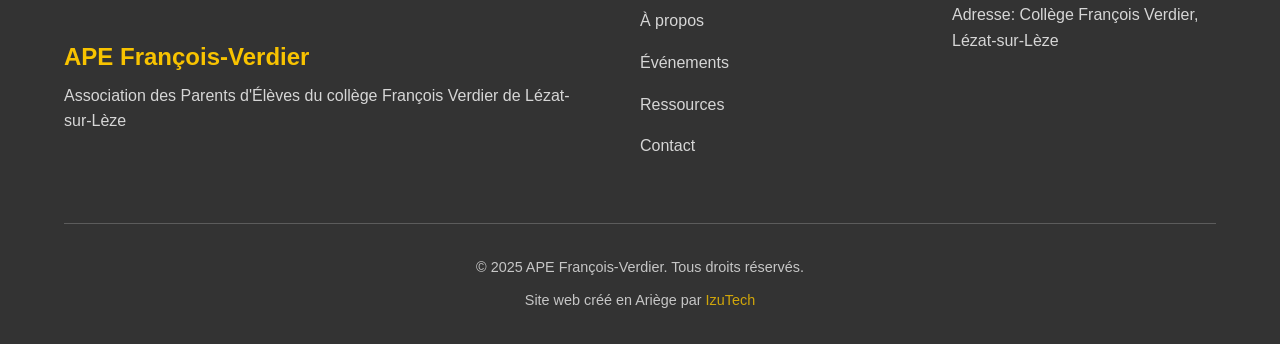
<file: dashboard.html>
<!DOCTYPE html>
<html lang="fr">
<head>
    <meta charset="UTF-8">
    <meta name="viewport" content="width=device-width, initial-scale=1.0">
    <meta name="theme-color" content="#2c5aa0">
    
    <!-- FAVICON LINES -->
    <link rel="preload" href="images/logo.png" as="image">
    <link rel="icon" type="image/png" href="images/logo.png">
    <link rel="apple-touch-icon" href="images/logo.png">
    <link rel="icon" type="image/x-icon" href="images/favicon.ico">
    <link rel="shortcut icon" href="images/favicon.ico" type="image/x-icon">
    <!-- END FAVICON LINES -->
    
    <title>Tableau de bord - Bal d'Hiver - APE François-Verdier</title>
    <link rel="stylesheet" href="styles/main.css">
    <style>
        .dashboard {
            padding: var(--spacing-xl) 0;
            background-color: var(--light);
        }

        .stats-grid {
            display: grid;
            grid-template-columns: repeat(auto-fit, minmax(300px, 1fr));
            gap: var(--spacing-lg);
            margin-bottom: var(--spacing-xl);
        }

        .stat-card {
            background: white;
            padding: var(--spacing-lg);
            border-radius: var(--border-radius-lg);
            box-shadow: var(--shadow-sm);
            text-align: center;
        }

        .stat-number {
            font-size: 3rem;
            font-weight: bold;
            color: var(--primary);
            margin-bottom: var(--spacing-xs);
        }

        .classes-grid {
            display: grid;
            grid-template-columns: repeat(auto-fit, minmax(200px, 1fr));
            gap: var(--spacing-md);
            margin-top: var(--spacing-lg);
        }

        .class-card {
            background: white;
            padding: var(--spacing-md);
            border-radius: var(--border-radius);
            box-shadow: var(--shadow-sm);
            text-align: center;
            transition: var(--transition);
        }

        .class-card:hover {
            transform: translateY(-5px);
            box-shadow: var(--shadow-md);
        }

        .class-name {
            font-weight: bold;
            color: var(--primary);
            margin-bottom: var(--spacing-xs);
        }

        .class-count {
            font-size: 1.5rem;
            font-weight: bold;
            color: var(--secondary);
        }

        .progress-bar {
            width: 100%;
            height: 20px;
            background-color: var(--neutral-medium);
            border-radius: 10px;
            margin: var(--spacing-sm) 0;
            overflow: hidden;
        }

        .progress-fill {
            height: 100%;
            background: linear-gradient(90deg, var(--primary), var(--secondary));
            transition: width 0.5s ease;
        }

        .back-button {
            display: inline-block;
            margin-bottom: var(--spacing-lg);
            text-decoration: none;
        }
    </style>
</head>
<body>
    <header class="header">
        <div class="container">
            <div class="header-content">
                <div class="logo">
                    <img src="images/logo.png" alt="APE François-Verdier" width="50" height="50">
                    <h1>Tableau de bord - Bal d'Hiver</h1>
                </div>
                <a href="https://apecollegehappy.fr/" class="btn btn-secondary">Retour au site</a>
            </div>
        </div>
    </header>

    <main id="main-content">
        <section class="dashboard">
            <div class="container">
                <div class="section-header">
                    <h2>Inscriptions au Bal d'Hiver 2025</h2>
                    <p>Suivi en temps réel des inscriptions par classe</p>
                </div>

                <div class="stats-grid">
                    <div class="stat-card">
                        <div class="stat-number" id="dashboard-total">0</div>
                        <p>Total des inscrits</p>
                    </div>
                    <div class="stat-card">
                        <div class="stat-number" id="participation-rate">0%</div>
                        <p>Taux de participation</p>
                    </div>
                    <div class="stat-card">
                        <div class="stat-number" id="top-class">-</div>
                        <p>Classe la plus participative</p>
                    </div>
                </div>

                <div class="class-breakdown">
                    <h3>Inscriptions par classe</h3>
                    <div class="classes-grid" id="classes-container">
                        <!-- Les cartes de classe seront générées par JavaScript -->
                    </div>
                </div>

                <div class="progress-section" style="margin-top: var(--spacing-xl);">
                    <h3>Objectif de participation</h3>
                    <div class="progress-bar">
                        <div class="progress-fill" id="progress-fill" style="width: 0%"></div>
                    </div>
                    <p id="progress-text">0% de l'objectif atteint</p>
                </div>
            </div>
        </section>
    </main>

    <footer class="footer">
        <div class="container">
            <div class="footer-content">
                <div class="footer-about">
                    <div class="footer-logo">
                        <img src="images/logo.png" alt="APE François-Verdier" width="80" height="80">
                    </div>
                    <h3>APE François-Verdier</h3>
                    <p>Association des Parents d'Élèves du collège François Verdier de Lézat-sur-Lèze</p>
                </div>
                
                <div class="footer-links">
                    <h4>Liens rapides</h4>
                    <ul>
                        <li><a href="https://apecollegehappy.fr/#accueil">Accueil</a></li>
                        <li><a href="https://apecollegehappy.fr/#a-propos">À propos</a></li>
                        <li><a href="https://apecollegehappy.fr/#evenements">Événements</a></li>
                        <li><a href="https://apecollegehappy.fr/#ressources">Ressources</a></li>
                        <li><a href="https://apecollegehappy.fr/#contact">Contact</a></li>
                    </ul>
                </div>
                
                <div class="footer-contact">
                    <h4>Contact</h4>
                    <p>Email: <a href="mailto:contact@apecollegehappy.fr">contact@apecollegehappy.fr</a></p>
                    <p>Adresse: Collège François Verdier, Lézat-sur-Lèze</p>
                </div>
            </div>
            
            <div class="footer-bottom">
                <p>&copy; 2025 APE François-Verdier. Tous droits réservés.</p>
                <div class="footer-attribution">
                    <p>Site web créé en Ariège par <a href="https://web.izutech.fr" target="_blank" rel="noopener">IzuTech</a></p>
                </div>
            </div>
        </div>
    </footer>

    <script src="scripts/dashboard.js"></script>
</body>
</html>
</file>
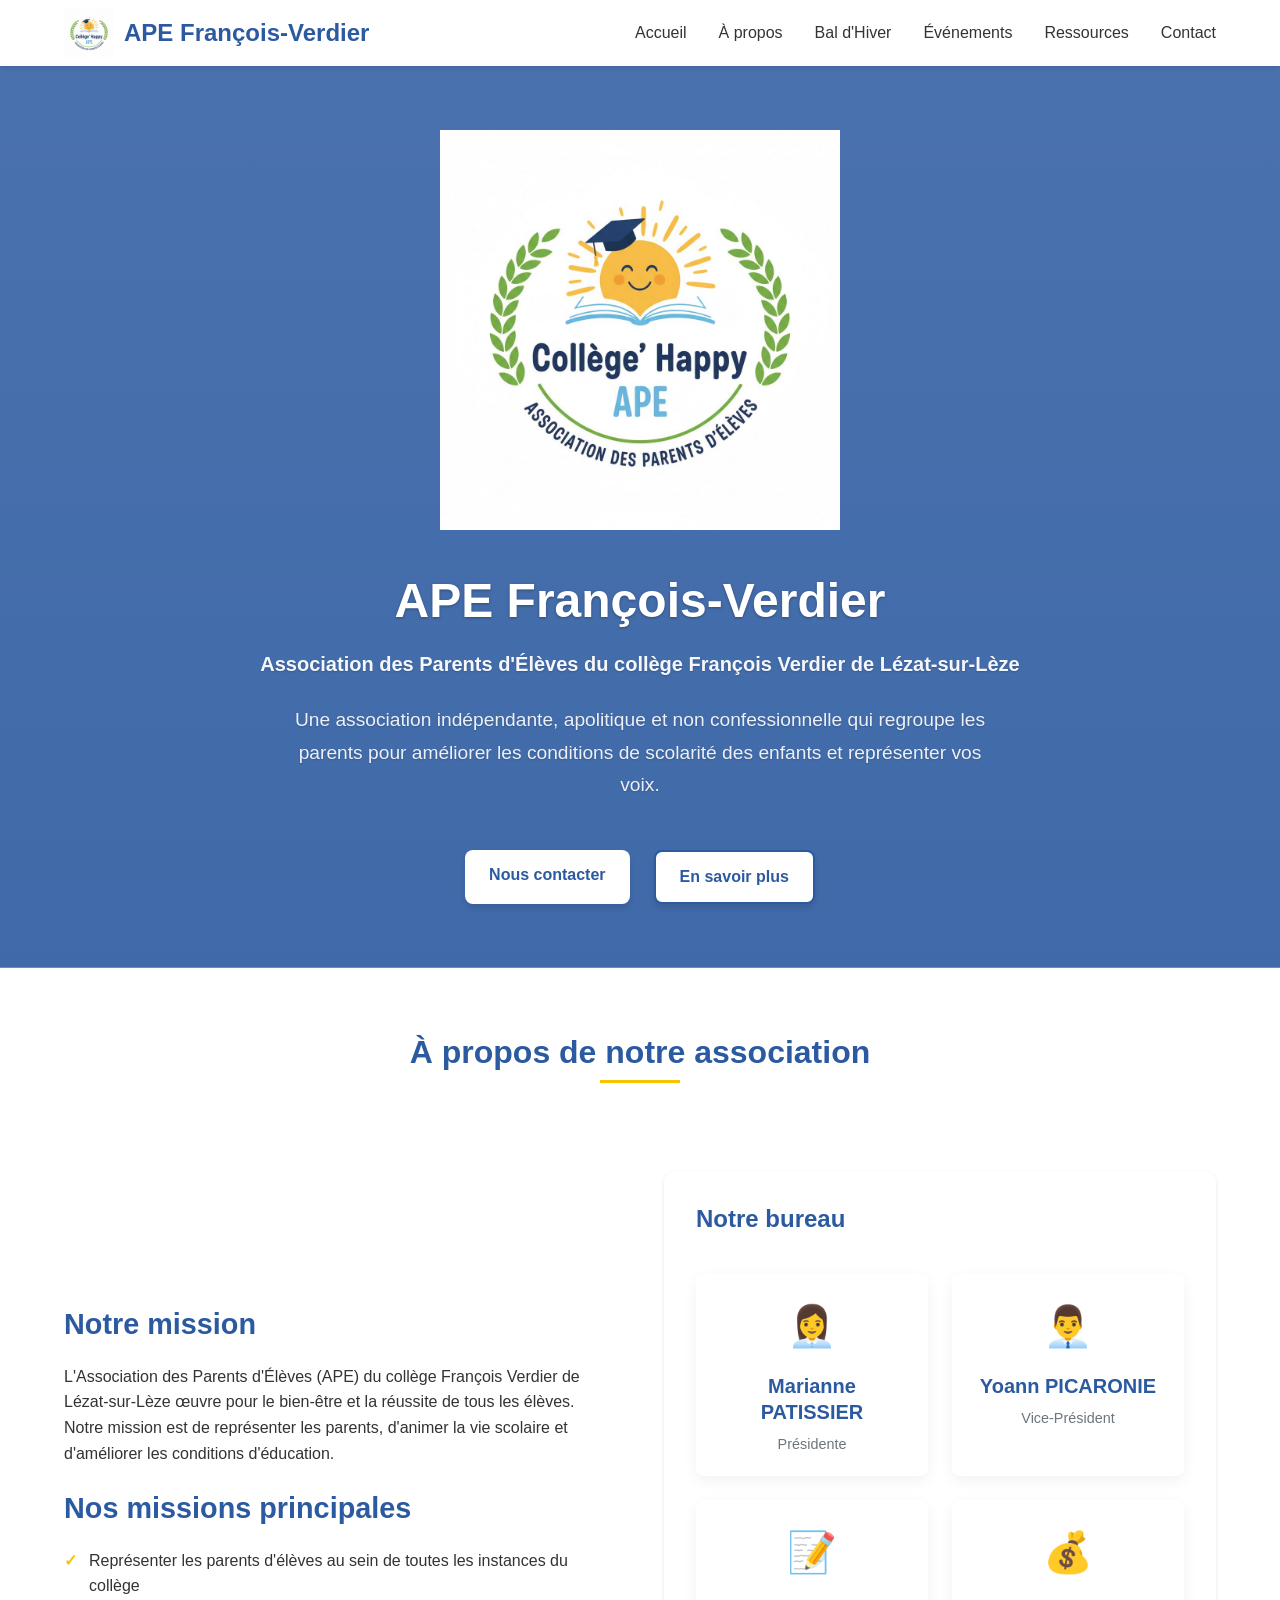
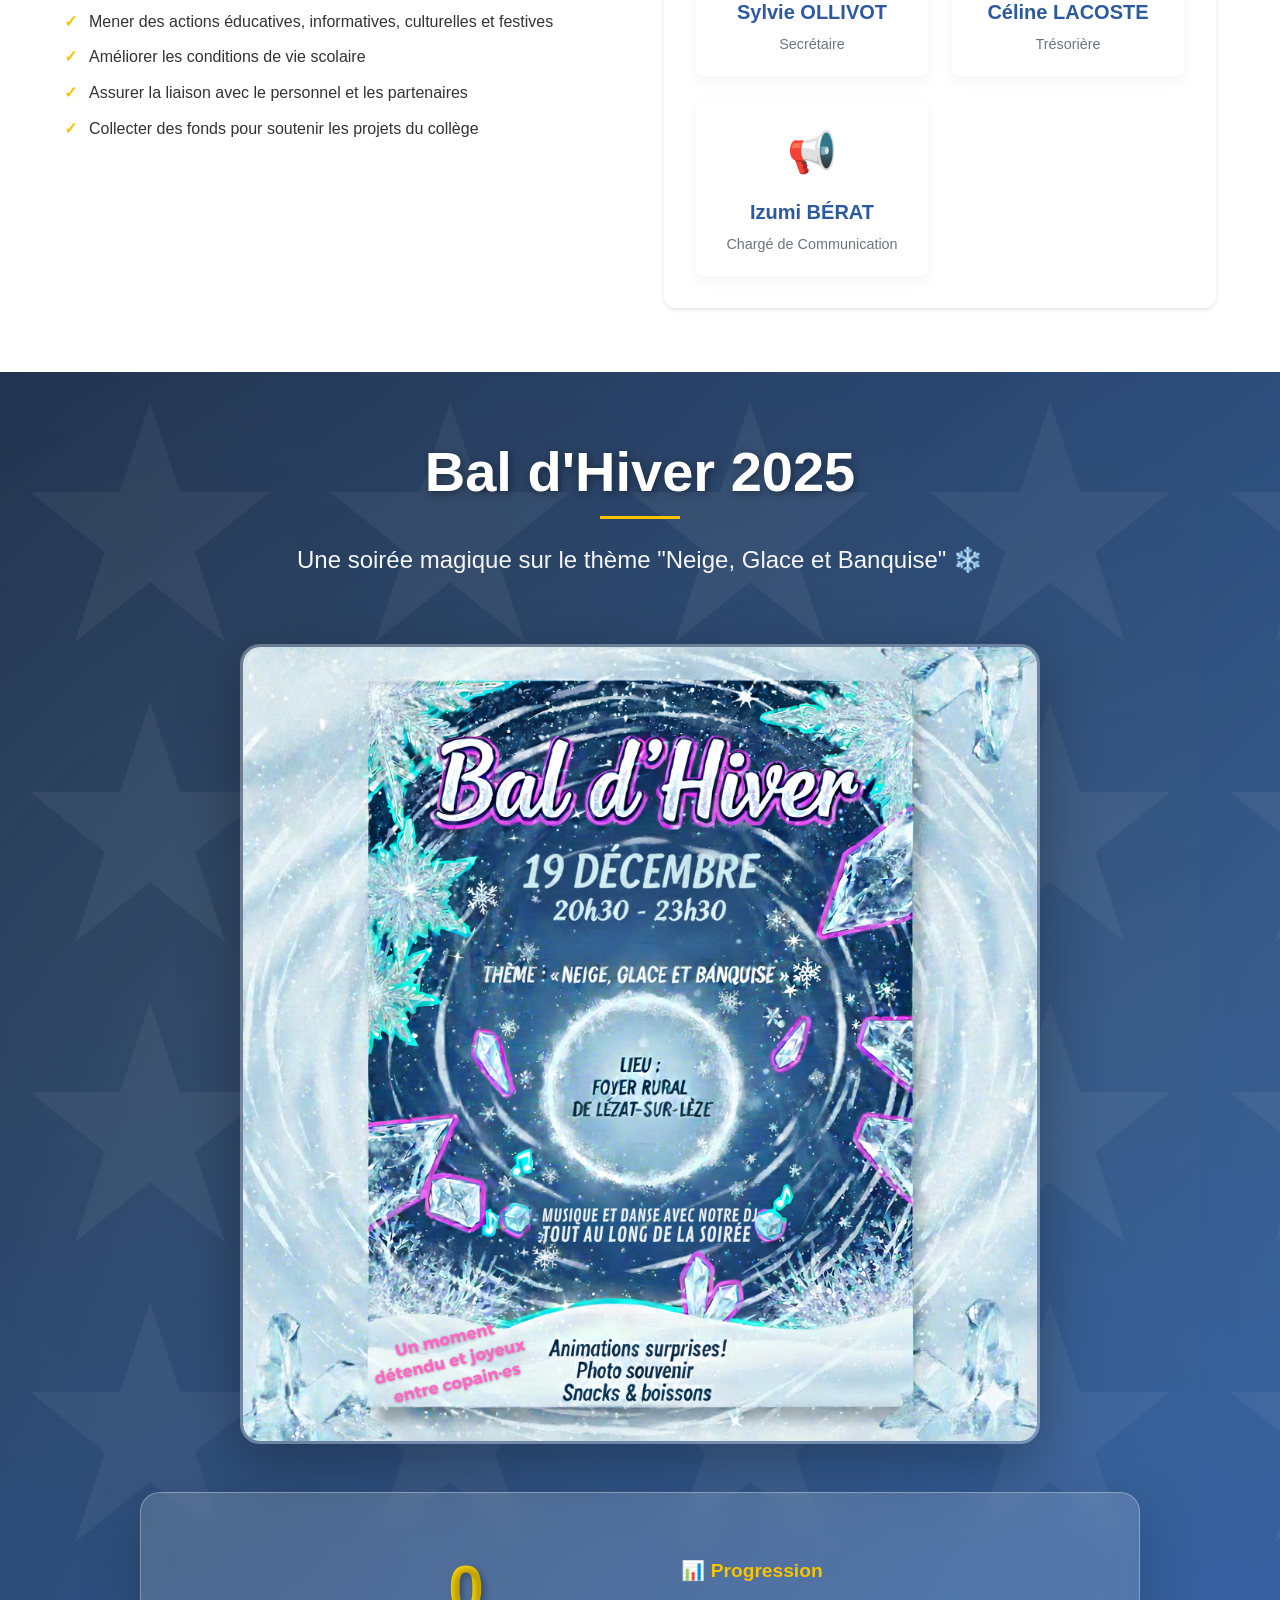
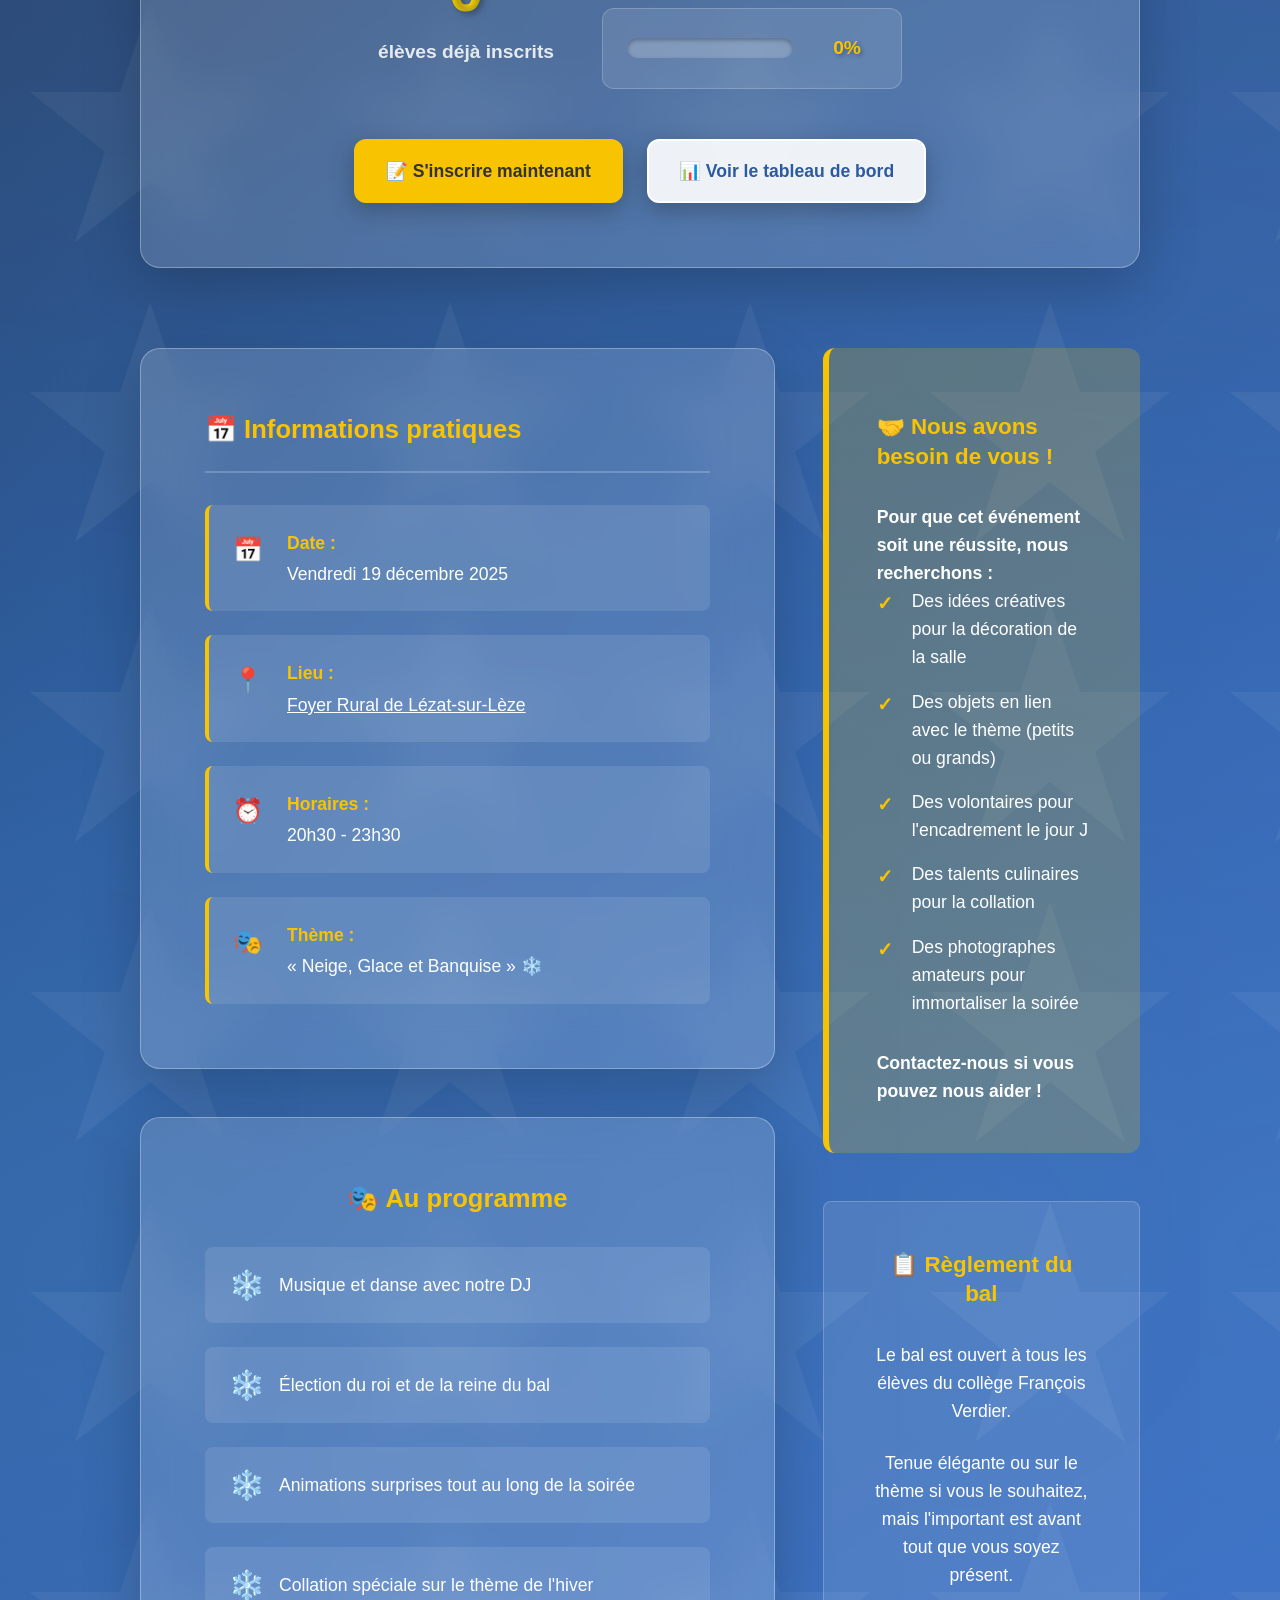
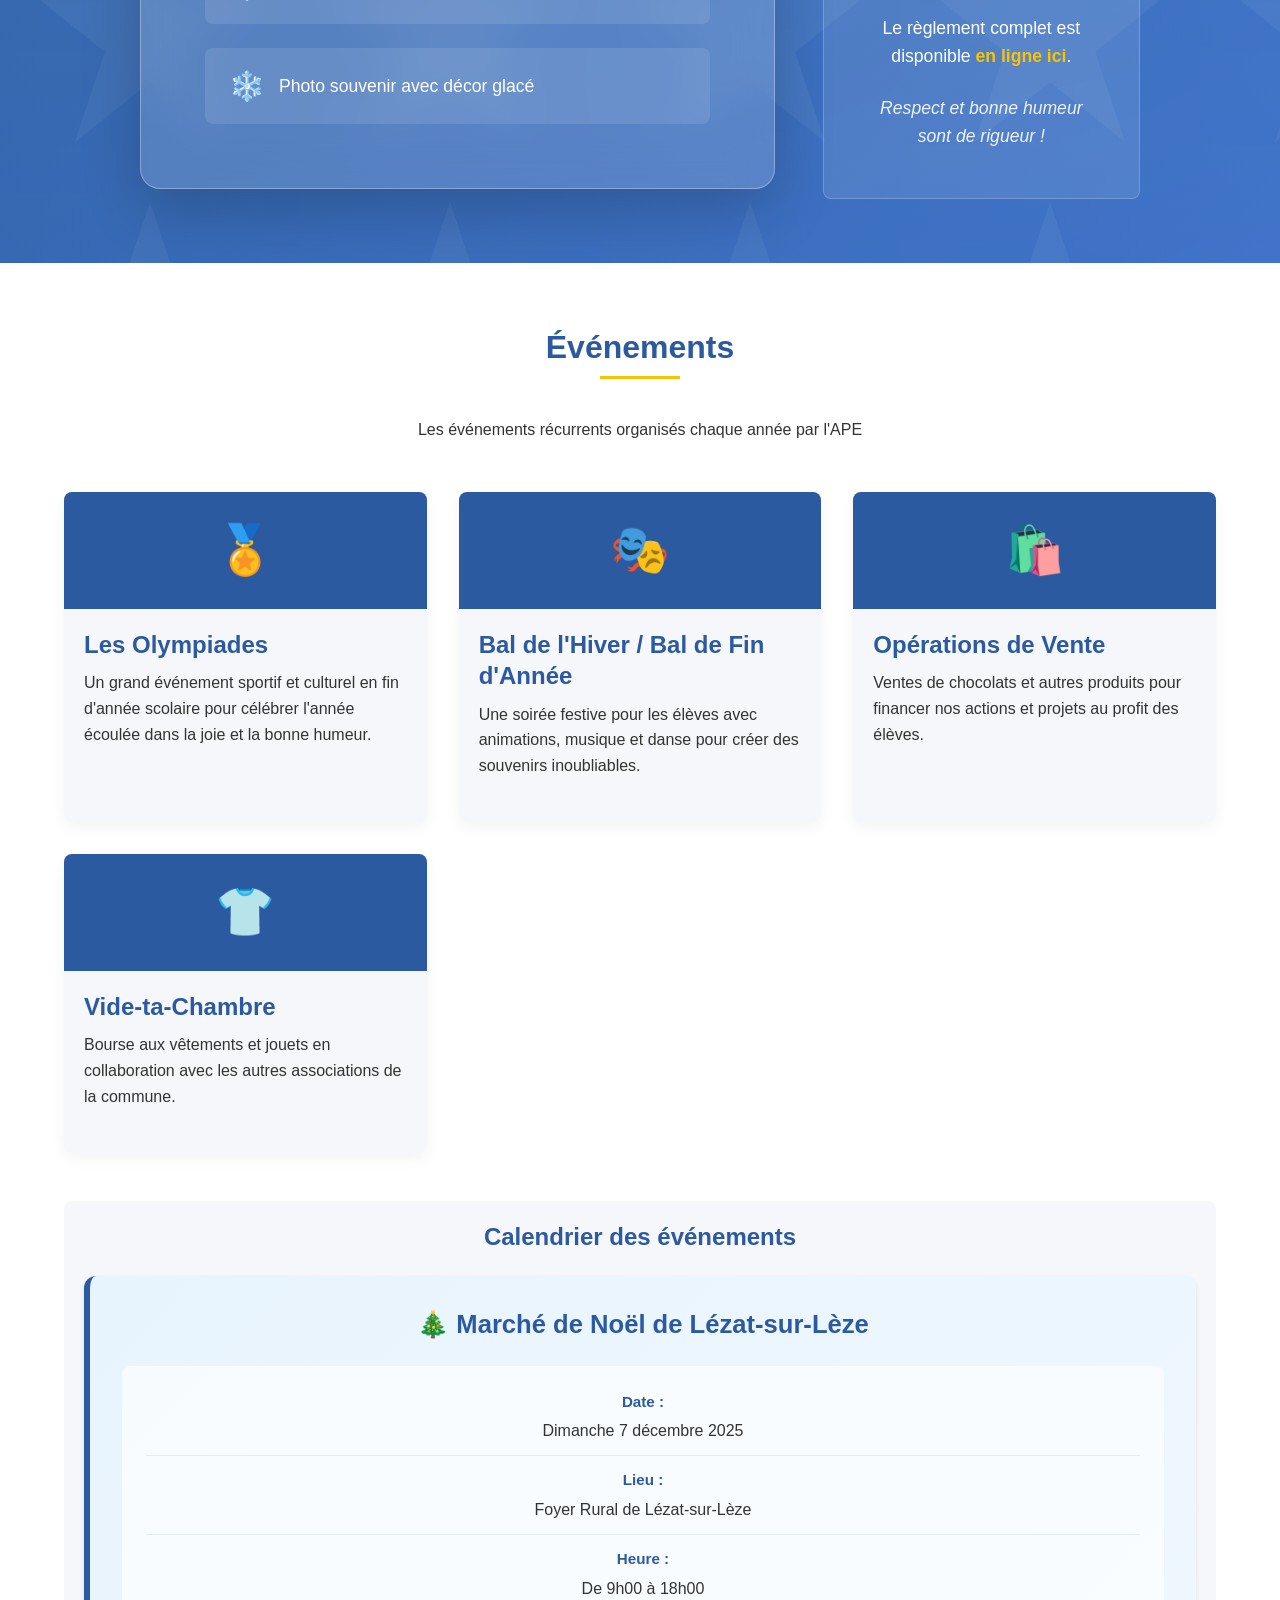
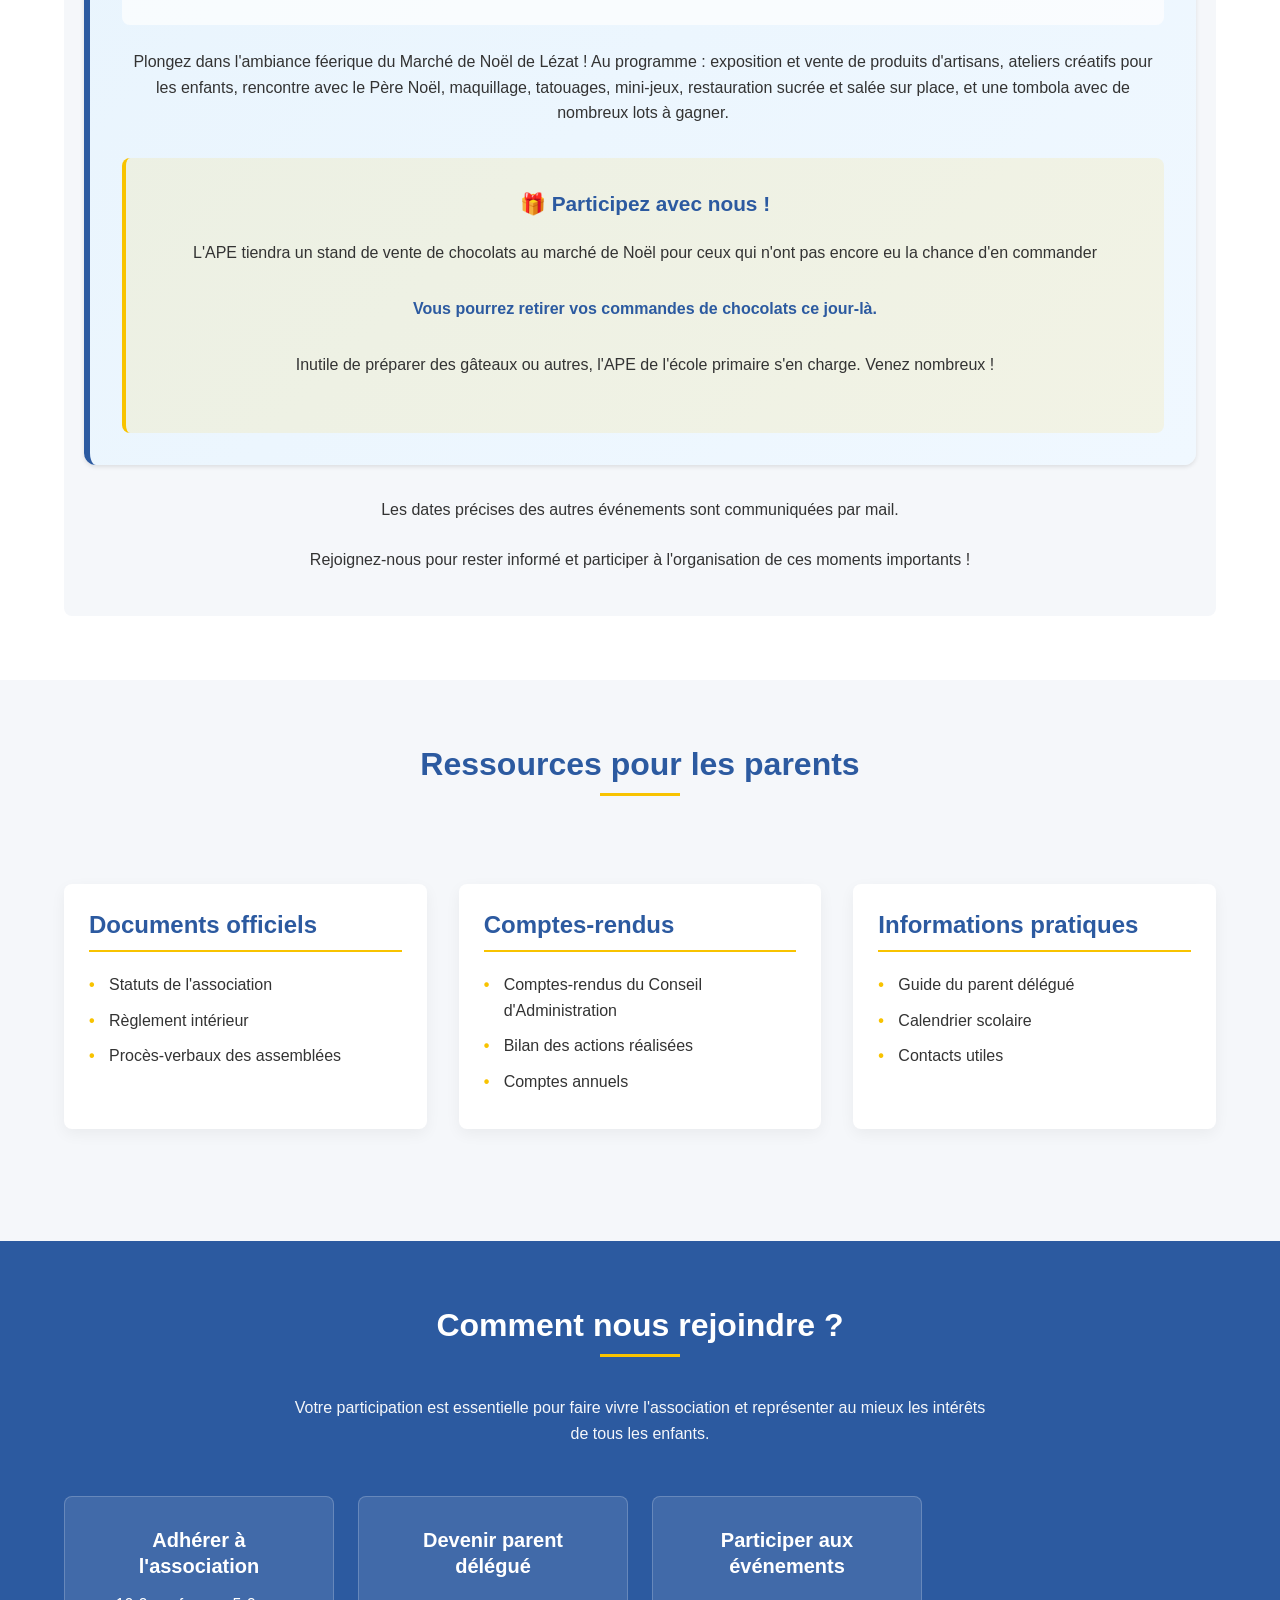
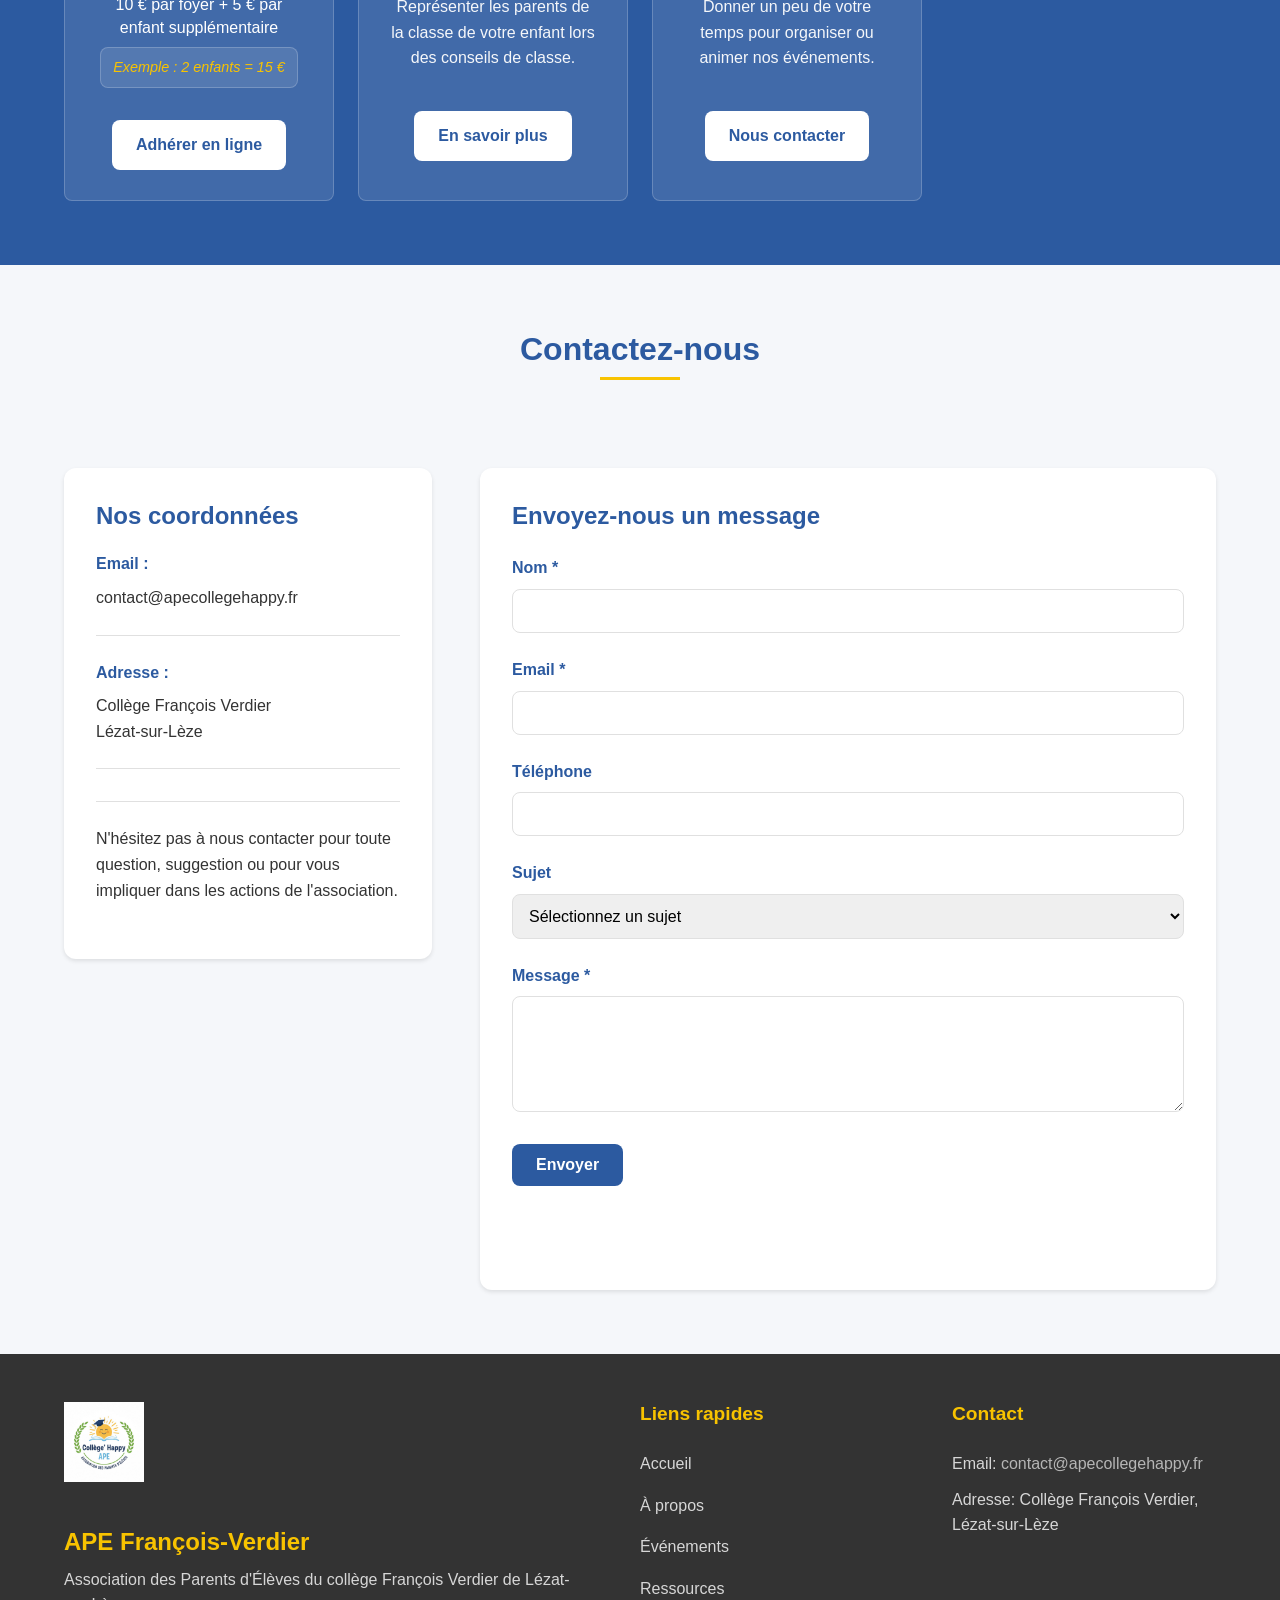
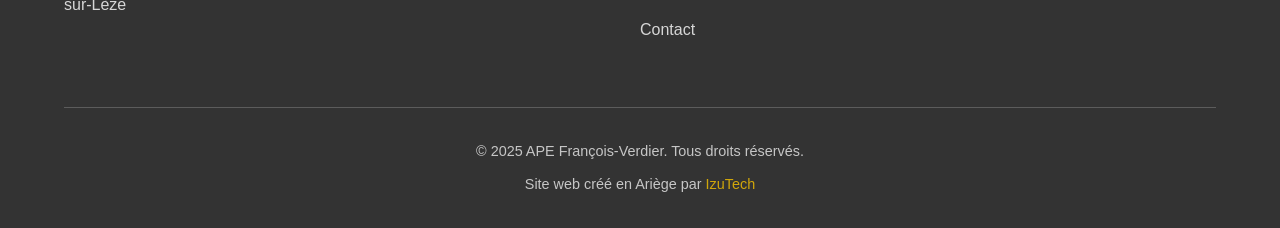
<file: indexbackup.html>
<!DOCTYPE html>
<html lang="fr">
<head>
    <meta charset="UTF-8">
    <meta name="viewport" content="width=device-width, initial-scale=1.0">
    <meta name="theme-color" content="#2c5aa0">
        
    <meta name="description" content="APE du collège François-Verdier à Lézat-sur-Lèze. Association des Parents d'Élèves : informations, événements, bal d'hiver, adhésion et contact.">    
    <meta name="robots" content="index, follow">
    <link rel="canonical" href="https://apecollegehappy.fr/">
    
    <!-- Google Search Console verification -->
    <meta name="google-site-verification" content="TBW-ufhzspgf7_gtEmXUoKC6rkOJuw2rtE3xY787YEw">
    
    <!-- Open Graph tags for social sharing -->
    <meta property="og:title" content="APE François-Verdier - Association Parents d'Élèves | Collège Lézat-sur-Lèze">
    <meta property="og:description" content="Association des Parents d'Élèves du collège François Verdier à Lézat-sur-Lèze">
    <meta property="og:url" content="https://apecollegehappy.fr/">
    <meta property="og:type" content="website">
    <link rel="preload" href="images/logo.png" as="image">

    <!-- Favicon -->
    <link rel="icon" type="image/png" href="images/logo.png">
    <link rel="apple-touch-icon" href="images/logo.png">
    <link rel="icon" type="image/x-icon" href="images/favicon.ico">
    
    <!-- Fonts -->
    <link rel="preconnect" href="https://fonts.googleapis.com">
    <link rel="preconnect" href="https://fonts.gstatic.com" crossorigin>
    <link href="https://fonts.googleapis.com/css2?family=Nunito:wght@400;600;700&family=Lato:wght@300;400;700&display=swap" rel="stylesheet">
    
    <!-- CSS -->
    <link rel="stylesheet" href="styles/main.css">
    
    <!-- OPTIMIZED TITLE - Clear hierarchy with location -->
    <title>APE Collège Lézat-sur-Lèze | Association Parents d'Élèves François-Verdier</title>
</head>
<body>
    <!-- Skip to main content -->
    <a href="#main-content" class="skip-link">Aller au contenu principal</a>
    
    <!-- CLEAN ORIGINAL NAVIGATION - Better for homepage -->
    <header class="header">
        <div class="container">
            <div class="header-content">
                <div class="logo">
                    <img src="images/logo.png" alt="APE François-Verdier - Association des Parents d'Élèves" width="50" height="50">
                    <h1>APE François-Verdier</h1>
                </div>
                <button class="menu-toggle" aria-label="Ouvrir le menu" aria-expanded="false">
                    <span></span>
                    <span></span>
                    <span></span>
                </button>
                <nav class="navigation" aria-label="Navigation principale">
                    <ul class="nav-list">
                        <li><a href="#accueil" class="nav-link">Accueil</a></li>
                        <li><a href="#a-propos" class="nav-link">À propos</a></li>
                        <li><a href="#bal-d-hiver" class="nav-link">Bal d'Hiver</a></li>
                        <li><a href="#evenements" class="nav-link">Événements</a></li>
                        <li><a href="#ressources" class="nav-link">Ressources</a></li>
                        <li><a href="#contact" class="nav-link">Contact</a></li>
                    </ul>
                </nav>
            </div>
        </div>
    </header>

    <main id="main-content">
        <!-- Hero Section -->
        <section id="accueil" class="hero">
            <div class="container">
                <div class="hero-content">
                    <div class="hero-logo">
                        <img src="images/logo.png" alt="APE François-Verdier - Association des Parents d'Élèves" width="400" height="400">
                    </div>
                    <h1>APE François-Verdier</h1>
                    <p class="hero-subtitle">Association des Parents d'Élèves du collège François Verdier de Lézat-sur-Lèze</p>
                    <p class="hero-description">Une association indépendante, apolitique et non confessionnelle qui regroupe les parents pour améliorer les conditions de scolarité des enfants et représenter vos voix.</p>
                    <div class="hero-actions">
                        <a href="#contact" class="btn btn-primary">Nous contacter</a>
                        <a href="#a-propos" class="btn btn-secondary">En savoir plus</a>
                    </div>
                </div>
            </div>
        </section>

        <!-- About Section -->
        <section id="a-propos" class="about">
            <div class="container">
                <div class="section-header">
                    <h2>À propos de notre association</h2>
                </div>
                <div class="about-content">
                    <div class="about-text">
                        <h3>Notre mission</h3>
                        <p>L'Association des Parents d'Élèves (APE) du collège François Verdier de Lézat-sur-Lèze œuvre pour le bien-être et la réussite de tous les élèves. Notre mission est de représenter les parents, d'animer la vie scolaire et d'améliorer les conditions d'éducation.</p>
                        
                        <div class="missions">
                            <h3>Nos missions principales</h3>
                            <ul class="missions-list">
                                <li>Représenter les parents d'élèves au sein de toutes les instances du collège</li>
                                <li>Mener des actions éducatives, informatives, culturelles et festives</li>
                                <li>Améliorer les conditions de vie scolaire</li>
                                <li>Assurer la liaison avec le personnel et les partenaires</li>
                                <li>Collecter des fonds pour soutenir les projets du collège</li>
                            </ul>
                        </div>
                    </div>
                    
                    <div class="team-section">
                        <h3>Notre bureau</h3>
                        <div class="team-grid">
                            <div class="team-member">
                                <div class="member-icon">👩‍💼</div>
                                <h4>Marianne PATISSIER</h4>
                                <p>Présidente</p>
                            </div>
                            <div class="team-member">
                                <div class="member-icon">👨‍💼</div>
                                <h4>Yoann PICARONIE</h4>
                                <p>Vice-Président</p>
                            </div>
                            <div class="team-member">
                                <div class="member-icon">📝</div>
                                <h4>Sylvie OLLIVOT</h4>
                                <p>Secrétaire</p>
                            </div>
                            <div class="team-member">
                                <div class="member-icon">💰</div>
                                <h4>Céline LACOSTE</h4>
                                <p>Trésorière</p>
                            </div>
                            <div class="team-member">
                                <div class="member-icon">📢</div>
                                <h4>Izumi BÉRAT</h4>
                                <p>Chargé de Communication</p>
                            </div>
                        </div>
                    </div>
                </div>
            </div>
        </section>
        
       <!-- Bal d'Hiver Section -->
        <section id="bal-d-hiver" class="bal-section">
          <div class="container">
              <div class="section-header">
                  <h2>Bal d'Hiver 2025</h2>
                  <p>Une soirée magique sur le thème "Neige, Glace et Banquise" ❄️</p>
              </div>
              
              <!-- NEW: Flyer Image Section -->
              <div class="flyer-container">
                  <img src="/images/Bal d'hiver flyer.png" 
                       alt="Flyer du Bal d'Hiver - 19 Décembre 2025, Foyer Rural de Lézat-sur-Lèze - Thème Neige, Glace et Banquise"
                       class="event-flyer">
              </div>
              
              <div class="bal-hero-single">

                    <!-- Registration Banner -->
                    <div class="registration-banner">
                        <div class="registration-stats">
                            <div class="counter-display">
                                <div class="counter-number" id="bal-total-registrations">0</div>
                                <p class="counter-label">élèves déjà inscrits</p>
                            </div>
                            <div class="progress-section">
                                <h4>📊 Progression</h4>
                                <div class="counter-progress">
                                    <div class="progress-bar">
                                        <div class="progress-fill" id="bal-progress-fill"></div>
                                    </div>
                                    <span id="bal-progress-text">0%</span>
                                </div>
                            </div>
                        </div>
                        
                        <div class="registration-actions-compact">
                            <a href="/inscription-bal-2025.html" class="btn btn-primary" target="_blank" rel="noopener">
                                📝 S'inscrire maintenant
                            </a>
                            <a href="dashboard.html" class="btn btn-secondary">
                                📊 Voir le tableau de bord
                            </a>
                        </div>
                    </div>
                    
                    <!-- Content Grid -->
                    <div class="bal-content-grid">
                        <!-- Main Content -->
                        <div class="bal-main-content">
                            <!-- Event Details -->
                            <div class="event-details-card">
                                <div class="event-details-header">
                                    <h3>📅 Informations pratiques</h3>
                                </div>
                                <div class="details-grid">
                                    <div class="detail-item">
                                        <div class="detail-icon">📅</div>
                                        <div class="detail-content">
                                            <strong>Date :</strong>
                                            <span>Vendredi 19 décembre 2025</span>
                                        </div>
                                    </div>
                                    <div class="detail-item">
                                        <div class="detail-icon">📍</div>
                                        <div class="detail-content">
                                            <strong>Lieu :</strong>
                                            <span><a href="https://maps.app.goo.gl/Zr9aNzRpJP9hLUvaA" target="_blank" rel="noopener noreferrer" style="color: inherit; text-decoration: underline;">Foyer Rural de Lézat-sur-Lèze</a></span>
                                        </div>
                                    </div>
                                    <div class="detail-item">
                                        <div class="detail-icon">⏰</div>
                                        <div class="detail-content">
                                            <strong>Horaires :</strong>
                                            <span>20h30 - 23h30</span>
                                        </div>
                                    </div>
                                    <div class="detail-item">
                                        <div class="detail-icon">🎭</div>
                                        <div class="detail-content">
                                            <strong>Thème :</strong>
                                            <span>« Neige, Glace et Banquise » ❄️</span>
                                        </div>
                                    </div>
                                </div>
                            </div>
                            
                            <!-- Program Section -->
                            <div class="program-section">
                                <h3>🎭 Au programme</h3>
                                <ul class="program-list">
                                    <li>Musique et danse avec notre DJ</li>
                                    <li>Élection du roi et de la reine du bal</li>
                                    <li>Animations surprises tout au long de la soirée</li>
                                    <li>Collation spéciale sur le thème de l'hiver</li>
                                    <li>Photo souvenir avec décor glacé</li>
                                </ul>
                            </div>
                        </div>
                        
                        <!-- Sidebar -->
                        <div class="bal-sidebar">
                            <!-- Help Request -->
                            <div class="help-request">
                                <h4>🤝 Nous avons besoin de vous !</h4>
                                <p>Pour que cet événement soit une réussite, nous recherchons :</p>
                                <ul>
                                    <li>Des idées créatives pour la décoration de la salle</li>
                                    <li>Des objets en lien avec le thème (petits ou grands)</li>
                                    <li>Des volontaires pour l'encadrement le jour J</li>
                                    <li>Des talents culinaires pour la collation</li>
                                    <li>Des photographes amateurs pour immortaliser la soirée</li>
                                </ul>
                                <p><strong>Contactez-nous si vous pouvez nous aider !</strong></p>
                            </div>
                            
                            <!-- Rules Section -->
                            <div class="rules-section">
                                <h4>📋 Règlement du bal</h4>
                                <p>Le bal est ouvert à tous les élèves du collège François Verdier.</p>
                                <p>Tenue élégante ou sur le thème si vous le souhaitez, mais l'important est avant tout que vous soyez présent.</p>
                                <p>Le règlement complet est disponible <a href="https://apecollegehappy.fr/reglement-bal-hiver-2025" target="_blank" rel="noopener" style="color: var(--accent); text-decoration: none; font-weight: 600;">en ligne ici</a>.</p>
                                <p><em>Respect et bonne humeur sont de rigueur !</em></p>
                            </div>
                        </div>
                    </div>
                </div>
            </div>
        </section>
        
        <!-- Events Section -->
        <section id="evenements" class="events">
            <div class="container">
                <div class="section-header">
                    <h2>Événements</h2>
                    <p>Les événements récurrents organisés chaque année par l'APE</p>
                </div>
                <div class="events-grid">
                    <div class="event-card">
                        <div class="event-icon">🏅</div>
                        <div class="event-content">
                            <h3>Les Olympiades</h3>
                            <p>Un grand événement sportif et culturel en fin d'année scolaire pour célébrer l'année écoulée dans la joie et la bonne humeur.</p>
                        </div>
                    </div>
                    <div class="event-card">
                        <div class="event-icon">🎭</div>
                        <div class="event-content">
                            <h3>Bal de l'Hiver / Bal de Fin d'Année</h3>
                            <p>Une soirée festive pour les élèves avec animations, musique et danse pour créer des souvenirs inoubliables.</p>
                        </div>
                    </div>
                    <div class="event-card">
                        <div class="event-icon">🛍️</div>
                        <div class="event-content">
                            <h3>Opérations de Vente</h3>
                            <p>Ventes de chocolats et autres produits pour financer nos actions et projets au profit des élèves.</p>
                        </div>
                    </div>
                    <div class="event-card">
                        <div class="event-icon">👕</div>
                        <div class="event-content">
                            <h3>Vide-ta-Chambre</h3>
                            <p>Bourse aux vêtements et jouets en collaboration avec les autres associations de la commune.</p>
                        </div>
                    </div>
                </div>
                
                <div class="calendar-section">
                <h3>Calendrier des événements</h3>
                <div class="noel-event">
                    <h4>🎄 Marché de Noël de Lézat-sur-Lèze</h4>
                    <div class="event-details">
                        <div class="detail-row">
                            <span class="detail-label">Date :</span>
                            <span class="detail-value">Dimanche 7 décembre 2025</span>
                        </div>
                        <div class="detail-row">
                            <span class="detail-label">Lieu :</span>
                            <span class="detail-value">Foyer Rural de Lézat-sur-Lèze</span>
                        </div>
                        <div class="detail-row">
                            <span class="detail-label">Heure :</span>
                            <span class="detail-value">De 9h00 à 18h00</span>
                        </div>
                    </div>
                    <div class="event-description">
                        <p>Plongez dans l'ambiance féerique du Marché de Noël de Lézat ! Au programme : exposition et vente de produits d'artisans, ateliers créatifs pour les enfants, rencontre avec le Père Noël, maquillage, tatouages, mini-jeux, restauration sucrée et salée sur place, et une tombola avec de nombreux lots à gagner.</p>
                    </div>
                    
                    <div class="participation-call">
                        <h5>🎁 Participez avec nous !</h5>
                        <p>L'APE tiendra un stand de vente de chocolats au marché de Noël pour ceux qui n'ont pas encore eu la chance d'en commander</p>
                        <p><strong>Vous pourrez retirer vos commandes de chocolats ce jour-là.</strong></p>
                        <p>Inutile de préparer des gâteaux ou autres, l'APE de l'école primaire s'en charge. Venez nombreux !</p>
                    </div>
                </div>
                <p>Les dates précises des autres événements sont communiquées par mail.</p>
                <p>Rejoignez-nous pour rester informé et participer à l'organisation de ces moments importants !</p>
            </div>
        </section>

        <!-- Resources Section -->
        <section id="ressources" class="resources">
            <div class="container">
                <div class="section-header">
                    <h2>Ressources pour les parents</h2>
                </div>
                <div class="resources-grid">
                    <div class="resource-card">
                        <h3>Documents officiels</h3>
                        <ul class="resource-list">
                            <li>Statuts de l'association</li>
                            <li>Règlement intérieur</li>
                            <li>Procès-verbaux des assemblées</li>
                        </ul>
                    </div>
                    <div class="resource-card">
                        <h3>Comptes-rendus</h3>
                        <ul class="resource-list">
                            <li>Comptes-rendus du Conseil d'Administration</li>
                            <li>Bilan des actions réalisées</li>
                            <li>Comptes annuels</li>
                        </ul>
                    </div>
                    <div class="resource-card">
                        <h3>Informations pratiques</h3>
                        <ul class="resource-list">
                            <li>Guide du parent délégué</li>
                            <li>Calendrier scolaire</li>
                            <li>Contacts utiles</li>
                        </ul>
                    </div>
                </div>
            </div>
        </section>

        <!-- Join Section -->
        <section class="join">
            <div class="container">
                <div class="section-header">
                    <h2>Comment nous rejoindre ?</h2>
                    <p>Votre participation est essentielle pour faire vivre l'association et représenter au mieux les intérêts de tous les enfants.</p>
                </div>
                <div class="get-involved">
                    <div class="involvement-options">
                        <div class="involvement-option">
                            <h4>Adhérer à l'association</h4>
                            <div class="pricing-compact">
                                <div class="pricing-details">10 € par foyer + 5 € par enfant supplémentaire</div>
                                <div class="pricing-example">Exemple : 2 enfants = 15 €</div>
                            </div>
                            <a href="https://forms.gle/ZmdAJbNqXuFoZiEKA" class="btn btn-primary" target="_blank" rel="noopener">Adhérer en ligne</a>
                        </div>
                        <div class="involvement-option">
                            <h4>Devenir parent délégué</h4>
                            <p>Représenter les parents de la classe de votre enfant lors des conseils de classe.</p>
                            <a href="#contact" class="btn btn-primary">En savoir plus</a>
                        </div>
                        <div class="involvement-option">
                            <h4>Participer aux événements</h4>
                            <p>Donner un peu de votre temps pour organiser ou animer nos événements.</p>
                            <a href="#contact" class="btn btn-primary">Nous contacter</a>
                        </div>
                    </div>
                </div>
            </div>
        </section>

        <!-- Contact Section -->
        <section id="contact" class="contact">
            <div class="container">
                <div class="section-header">
                    <h2>Contactez-nous</h2>
                </div>
                <div class="contact-content">
                    <div class="contact-info">
                        <h3>Nos coordonnées</h3>
                        <div class="contact-item">
                            <strong>Email :</strong>
                            <a href="mailto:contact@apecollegehappy.fr">contact@apecollegehappy.fr</a>
                        </div>
                        <div class="contact-item">
                            <strong>Adresse :</strong>
                            <span>Collège François Verdier<br>Lézat-sur-Lèze</span>
                        </div>
                        <div class="contact-note">
                            <p>N'hésitez pas à nous contacter pour toute question, suggestion ou pour vous impliquer dans les actions de l'association.</p>
                        </div>
                    </div>
                    
                    <div class="contact-form-container">
                        <h3>Envoyez-nous un message</h3>
                        <form id="contact-form" class="contact-form" action="https://formspree.io/f/xanaqpvq" method="POST">
                            <div class="form-group">
                                <label for="name">Nom *</label>
                                <input type="text" id="name" name="name" required>
                            </div>
                            
                            <div class="form-group">
                                <label for="email">Email *</label>
                                <input type="email" id="email" name="email" required>
                            </div>
                            
                            <div class="form-group">
                                <label for="phone">Téléphone</label>
                                <input type="tel" id="phone" name="phone">
                            </div>
                            
                            <div class="form-group">
                                <label for="subject">Sujet</label>
                                <select id="subject" name="subject">
                                    <option value="">Sélectionnez un sujet</option>
                                    <option value="adhesion">Adhésion à l'association</option>
                                    <option value="delegue">Devenir parent délégué</option>
                                    <option value="evenement">Participation à un événement</option>
                                    <option value="question">Question générale</option>
                                    <option value="suggestion">Suggestion</option>
                                </select>
                            </div>
                            
                            <div class="form-group">
                                <label for="message">Message *</label>
                                <textarea id="message" name="message" rows="5" required></textarea>
                            </div>
                            
                            <!-- Honeypot field for spam protection -->
                            <div class="form-group honeypot">
                                <label for="website">Site web</label>
                                <input type="text" id="website" name="website" tabindex="-1">
                            </div>
                            
                            <button type="submit" class="btn btn-primary">Envoyer</button>
                        </form>
                        <div id="form-message"></div>
                    </div>
                </div>
            </div>
        </section>
    </main>

    <!-- Footer -->
    <footer class="footer">
        <div class="container">
            <div class="footer-content">
                <div class="footer-about">
                    <div class="footer-logo">
                        <img src="images/logo.png" alt="APE François-Verdier" width="80" height="80">
                    </div>
                    <h3>APE François-Verdier</h3>
                    <p>Association des Parents d'Élèves du collège François Verdier de Lézat-sur-Lèze</p>
                </div>
                
                <div class="footer-links">
                    <h4>Liens rapides</h4>
                    <ul>
                        <li><a href="#accueil">Accueil</a></li>
                        <li><a href="#a-propos">À propos</a></li>
                        <li><a href="#evenements">Événements</a></li>
                        <li><a href="#ressources">Ressources</a></li>
                        <li><a href="#contact">Contact</a></li>
                    </ul>
                </div>
                
                <div class="footer-contact">
                    <h4>Contact</h4>
                    <p>Email: <a href="mailto:contact@apecollegehappy.fr">contact@apecollegehappy.fr</a></p>
                    <p>Adresse: Collège François Verdier, Lézat-sur-Lèze</p>
                </div>
            </div>
            
            <div class="footer-bottom">
                <p>&copy; 2025 APE François-Verdier. Tous droits réservés.</p>
                <div class="footer-attribution">
                    <p>Site web créé en Ariège par <a href="https://web.izutech.fr" target="_blank" rel="noopener">IzuTech</a></p>
                </div>
            </div>
        </div>
    </footer>

    <!-- JavaScript -->
    <script src="scripts/main.js?v=1.1"></script>
    <script src="scripts/bal-counter.js?v=1.0"></script>
    
    <!-- ESSENTIAL STRUCTURED DATA ONLY -->
    <script type="application/ld+json">
    {
      "@context": "https://schema.org",
      "@type": "Organization",
      "name": "APE François-Verdier",
      "description": "Association des Parents d'Élèves du collège François Verdier de Lézat-sur-Lèze",
      "url": "https://apecollegehappy.fr/",
      "email": "contact@apecollegehappy.fr",
      "address": {
        "@type": "PostalAddress",
        "streetAddress": "Collège François Verdier",
        "addressLocality": "Lézat-sur-Lèze",
        "postalCode": "09210",
        "addressCountry": "FR"
      },
      "knowsAbout": [
        "Éducation",
        "Vie scolaire",
        "Parents d'élèves",
        "Collège François Verdier",
        "Lézat-sur-Lèze"
      ]
    }
    </script>
</body>
</html>
</file>
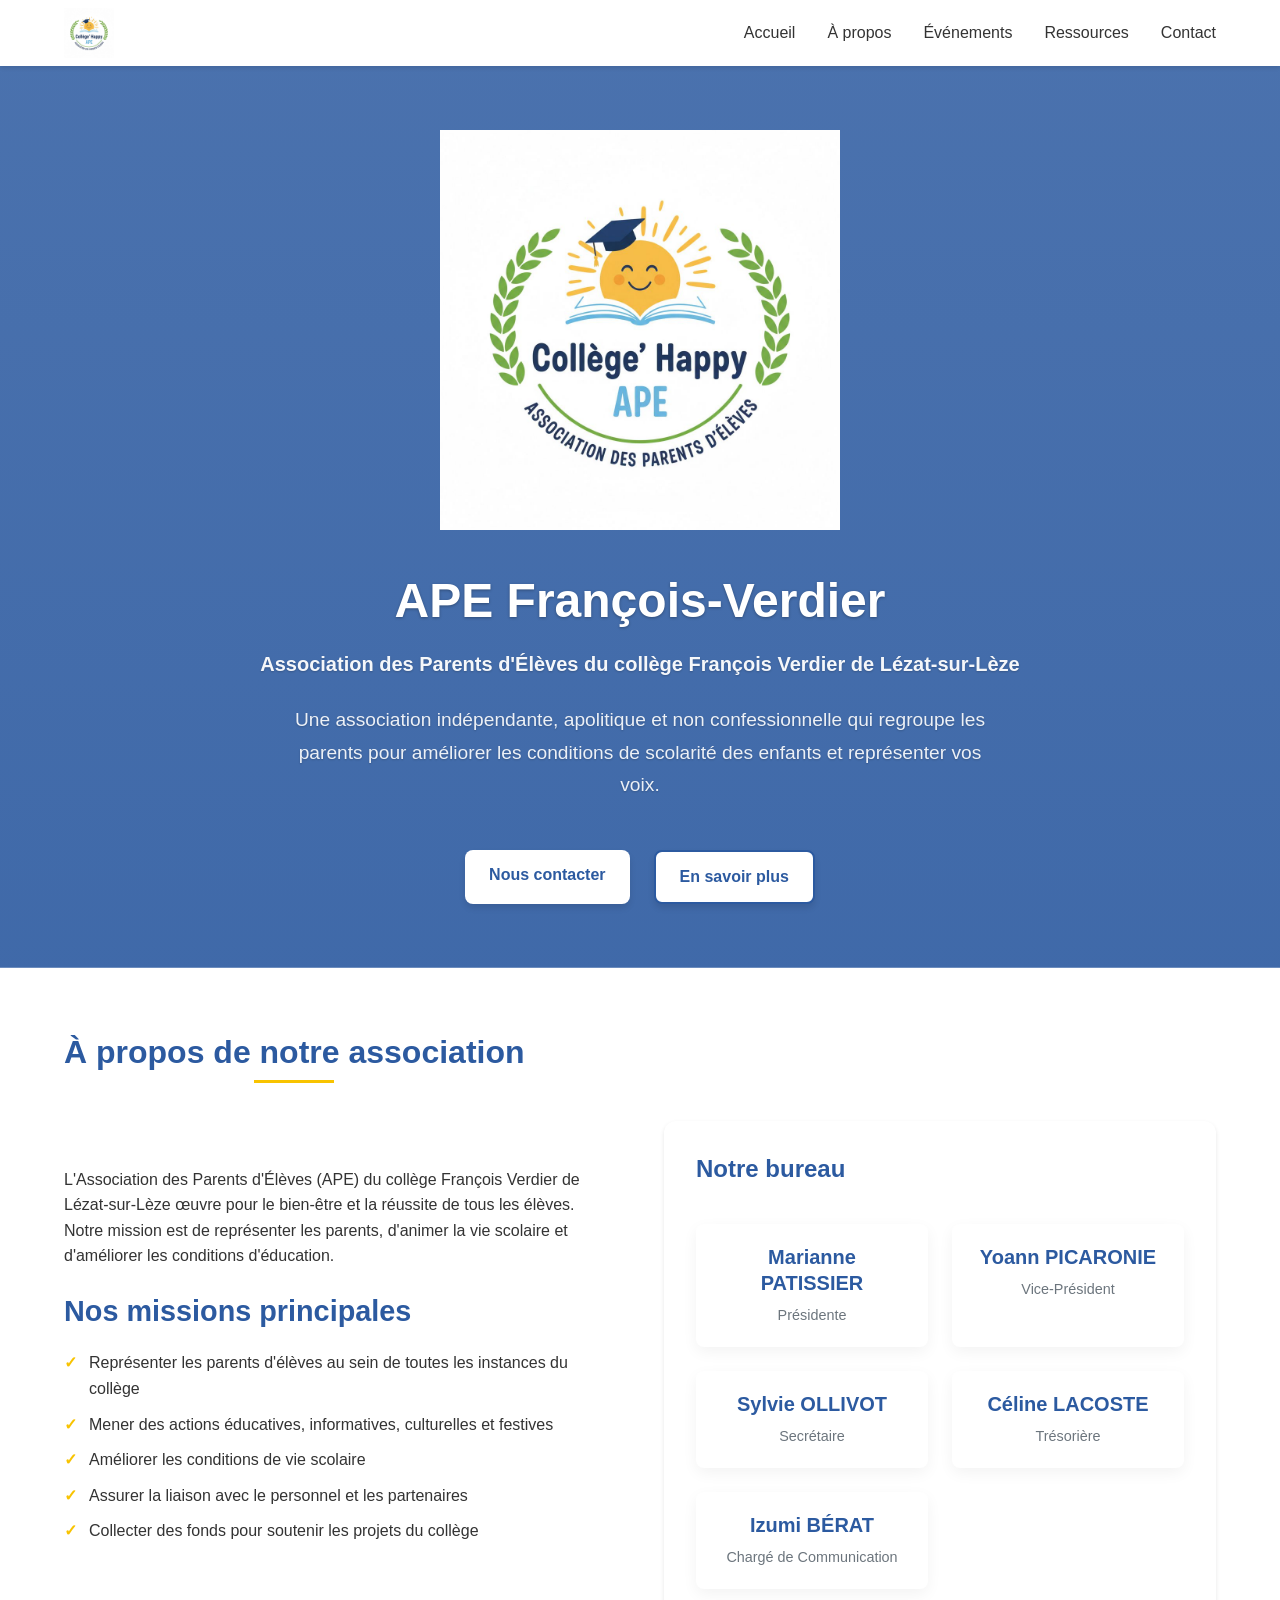
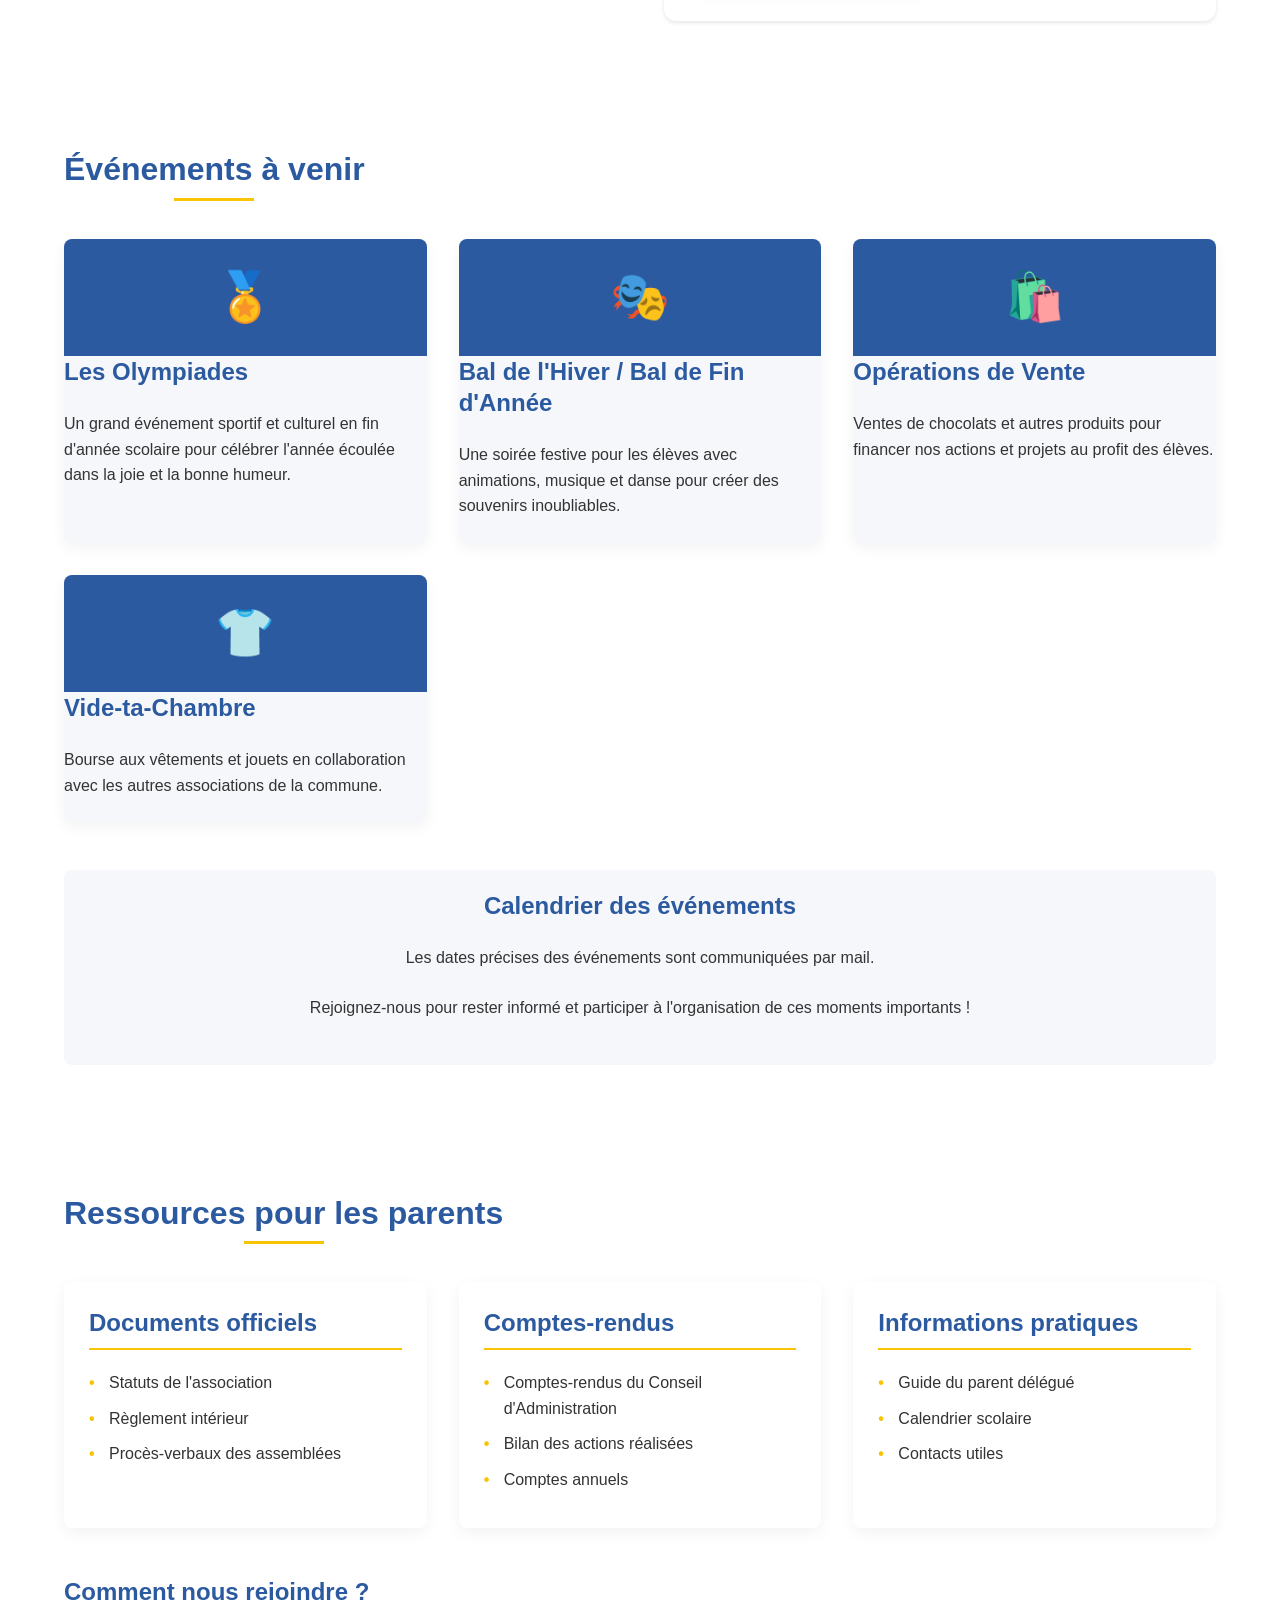
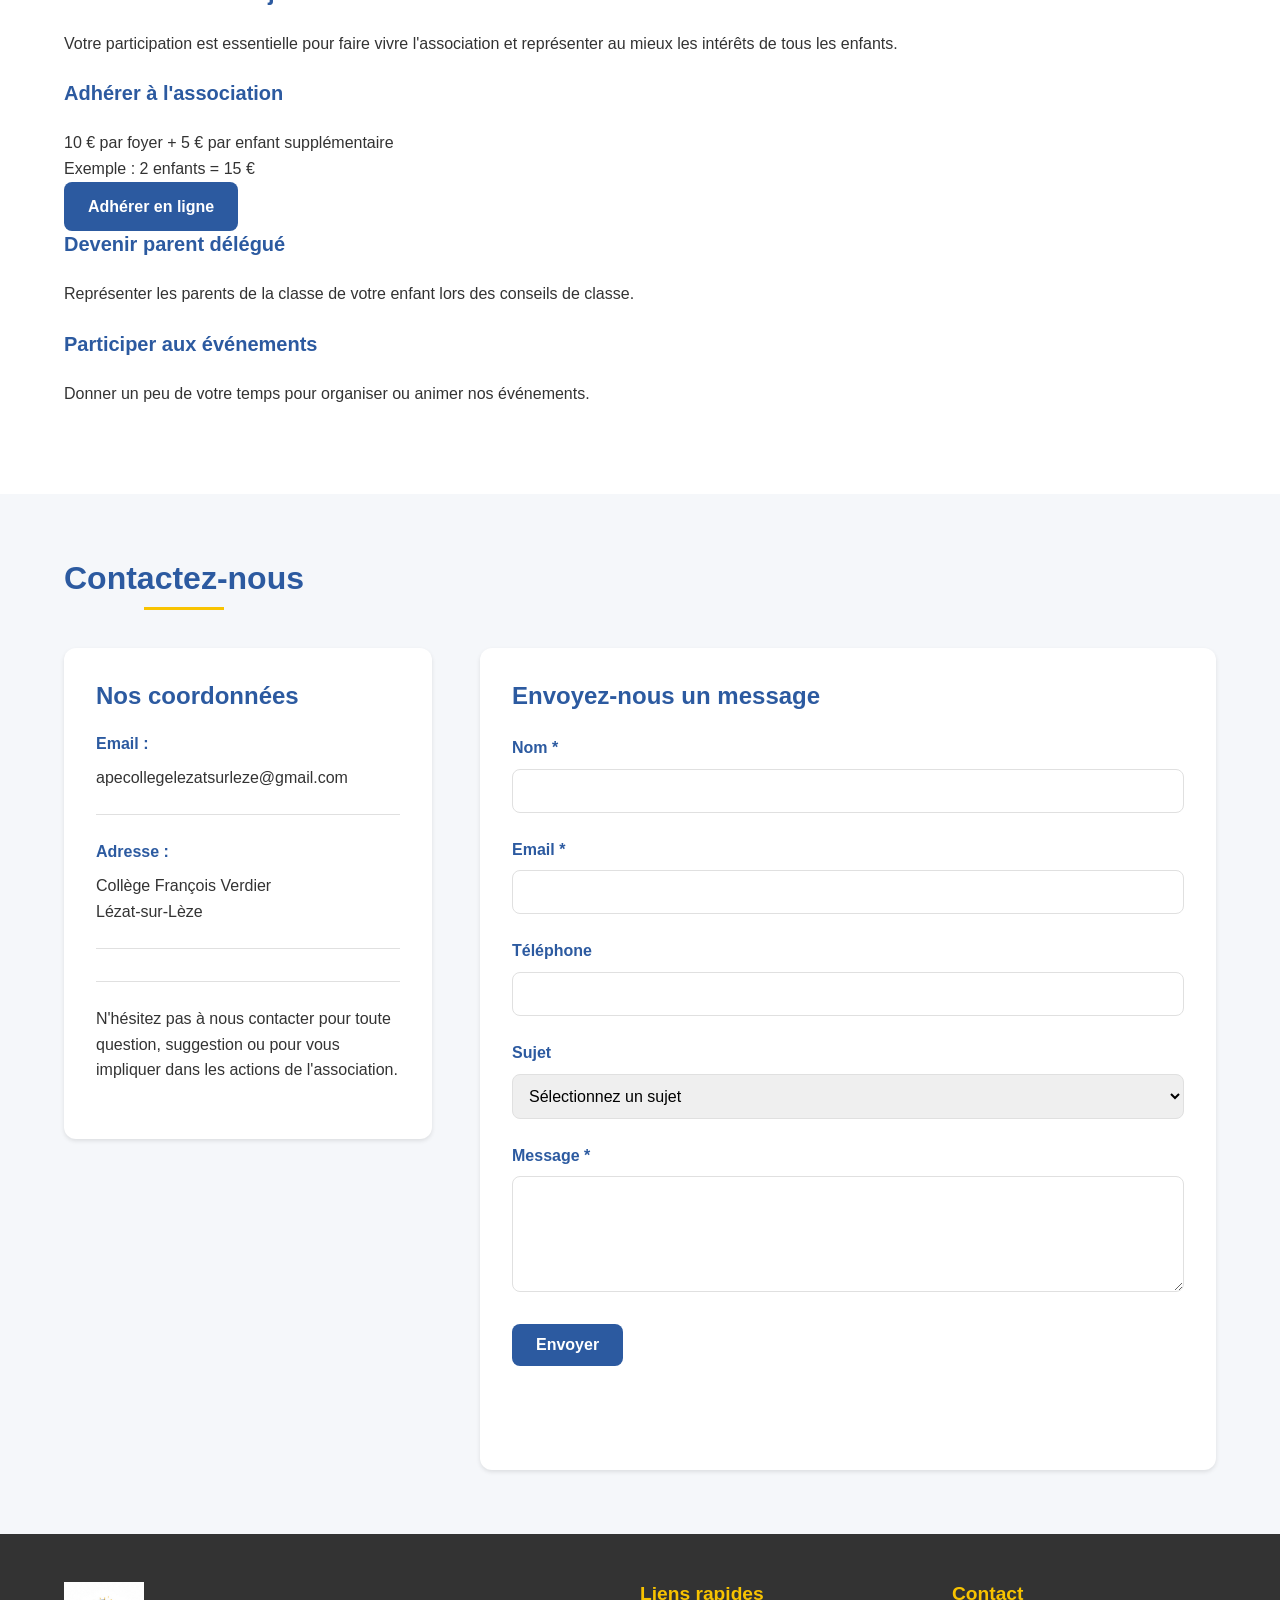
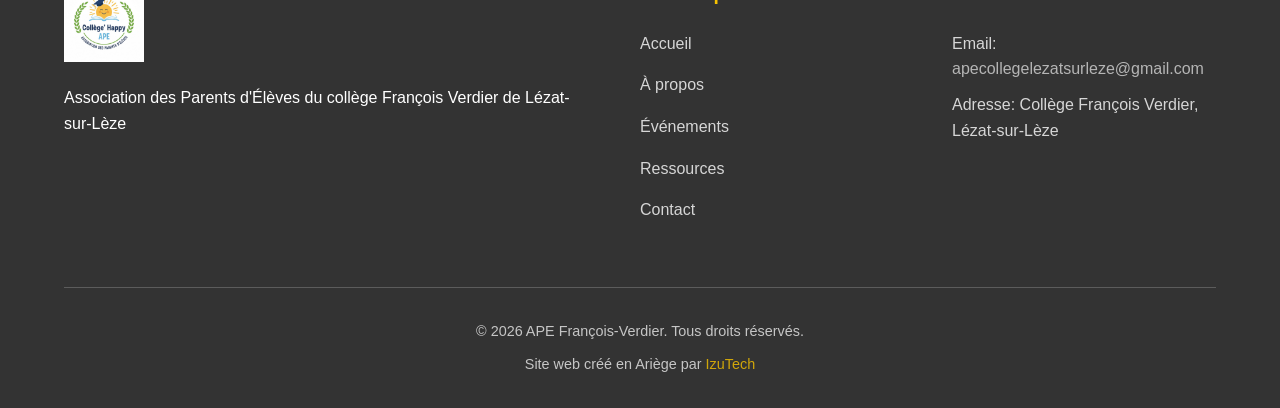
<file: indexversion1.html>
<!DOCTYPE html>
<html lang="fr">
<head>
    <meta charset="UTF-8">
    <meta name="viewport" content="width=device-width, initial-scale=1.0">
    <meta name="theme-color" content="#6A1B9A">
    <meta name="description" content="APE François-Verdier - Association des Parents d'Élèves du collège François Verdier de Lézat-sur-Lèze">

    <link rel="preload" href="images/logo.png" as="image">

    <!-- Favicon -->
    <link rel="icon" type="image/png" href="images/logo.png">
    <link rel="apple-touch-icon" href="images/logo.png">
    <link rel="icon" type="image/x-icon" href="images/favicon.ico">
    <link rel="shortcut icon" href="images/favicon.ico" type="image/x-icon">
    
    <!-- Fonts -->
    <link rel="preconnect" href="https://fonts.googleapis.com">
    <link rel="preconnect" href="https://fonts.gstatic.com" crossorigin>
    <link href="https://fonts.googleapis.com/css2?family=Nunito:wght@400;600;700&family=Lato:wght@300;400;700&display=swap" rel="stylesheet">
    
    <!-- CSS -->
    <link rel="stylesheet" href="styles/main.css">
    
    <title>APE François-Verdier - Association des Parents d'Élèves</title>
</head>
<body>
    <!-- Skip to main content -->
    <a href="#main-content" class="skip-link">Aller au contenu principal</a>
    
    <!-- Header -->
    <header class="header">
        <div class="container">
            <div class="header-content">
                <div class="logo">
                    <img src="images/logo.png" alt="APE François-Verdier - Association des Parents d'Élèves" width="400" height="160">
                </div>
                <button class="menu-toggle" aria-label="Ouvrir le menu" aria-expanded="false">
                    <span></span>
                    <span></span>
                    <span></span>
                </button>
                <nav class="navigation" aria-label="Navigation principale">
                    <ul class="nav-list">
                        <li><a href="#accueil" class="nav-link">Accueil</a></li>
                        <li><a href="#a-propos" class="nav-link">À propos</a></li>
                        <li><a href="#evenements" class="nav-link">Événements</a></li>
                        <li><a href="#ressources" class="nav-link">Ressources</a></li>
                        <li><a href="#contact" class="nav-link">Contact</a></li>
                    </ul>
                </nav>
            </div>
        </div>
    </header>

    <main id="main-content">
        <!-- Hero Section -->
        <section id="accueil" class="hero">
            <div class="container">
                <div class="hero-content">
                    <div class="hero-logo">
                        <img src="images/logo.png" alt="APE François-Verdier" width="400" height="400">
                    </div>
                    <h1>APE François-Verdier</h1>
                    <p class="hero-subtitle">Association des Parents d'Élèves du collège François Verdier de Lézat-sur-Lèze</p>
                    <p class="hero-description">Une association indépendante, apolitique et non confessionnelle qui regroupe les parents pour améliorer les conditions de scolarité des enfants et représenter vos voix.</p>
                    <div class="hero-actions">
                        <a href="#contact" class="btn btn-primary">Nous contacter</a>
                        <a href="#a-propos" class="btn btn-secondary">En savoir plus</a>
                    </div>
                </div>
            </div>
        </section>

        <!-- About Section -->
        <section id="a-propos" class="about">
            <div class="container">
                <h2>À propos de notre association</h2>
                <div class="about-content">
                    <div class="about-text">
                        <p>L'Association des Parents d'Élèves (APE) du collège François Verdier de Lézat-sur-Lèze œuvre pour le bien-être et la réussite de tous les élèves. Notre mission est de représenter les parents, d'animer la vie scolaire et d'améliorer les conditions d'éducation.</p>
                        
                        <h3>Nos missions principales</h3>
                        <ul class="missions-list">
                            <li>Représenter les parents d'élèves au sein de toutes les instances du collège</li>
                            <li>Mener des actions éducatives, informatives, culturelles et festives</li>
                            <li>Améliorer les conditions de vie scolaire</li>
                            <li>Assurer la liaison avec le personnel et les partenaires</li>
                            <li>Collecter des fonds pour soutenir les projets du collège</li>
                        </ul>
                    </div>
                    
                    <div class="team-section">
                        <h3>Notre bureau</h3>
                        <div class="team-grid">
                            <div class="team-member">
                                <h4>Marianne PATISSIER</h4>
                                <p>Présidente</p>
                            </div>
                            <div class="team-member">
                                <h4>Yoann PICARONIE</h4>
                                <p>Vice-Président</p>
                            </div>
                            <div class="team-member">
                                <h4>Sylvie OLLIVOT</h4>
                                <p>Secrétaire</p>
                            </div>
                            <div class="team-member">
                                <h4>Céline LACOSTE</h4>
                                <p>Trésorière</p>
                            </div>
                            <div class="team-member">
                                <h4>Izumi BÉRAT</h4>
                                <p>Chargé de Communication</p>
                            </div>
                        </div>
                    </div>
                </div>
            </div>
        </section>

        <!-- Events Section -->
        <section id="evenements" class="events">
            <div class="container">
                <h2>Événements à venir</h2>
                <div class="events-grid">
                    <div class="event-card">
                        <div class="event-icon">🏅</div>
                        <h3>Les Olympiades</h3>
                        <p>Un grand événement sportif et culturel en fin d'année scolaire pour célébrer l'année écoulée dans la joie et la bonne humeur.</p>
                    </div>
                    <div class="event-card">
                        <div class="event-icon">🎭</div>
                        <h3>Bal de l'Hiver / Bal de Fin d'Année</h3>
                        <p>Une soirée festive pour les élèves avec animations, musique et danse pour créer des souvenirs inoubliables.</p>
                    </div>
                    <div class="event-card">
                        <div class="event-icon">🛍️</div>
                        <h3>Opérations de Vente</h3>
                        <p>Ventes de chocolats et autres produits pour financer nos actions et projets au profit des élèves.</p>
                    </div>
                    <div class="event-card">
                        <div class="event-icon">👕</div>
                        <h3>Vide-ta-Chambre</h3>
                        <p>Bourse aux vêtements et jouets en collaboration avec les autres associations de la commune.</p>
                    </div>
                </div>
                
                <div class="calendar-section">
                    <h3>Calendrier des événements</h3>
                    <div class="calendar-placeholder">
                        <p>Les dates précises des événements sont communiquées par mail.</p>
                        <p>Rejoignez-nous pour rester informé et participer à l'organisation de ces moments importants !</p>
                    </div>
                </div>
            </div>
        </section>

        <!-- Resources Section -->
        <section id="ressources" class="resources">
            <div class="container">
                <h2>Ressources pour les parents</h2>
                <div class="resources-grid">
                    <div class="resource-card">
                        <h3>Documents officiels</h3>
                        <ul class="resource-list">
                            <li>Statuts de l'association</li>
                            <li>Règlement intérieur</li>
                            <li>Procès-verbaux des assemblées</li>
                        </ul>
                    </div>
                    <div class="resource-card">
                        <h3>Comptes-rendus</h3>
                        <ul class="resource-list">
                            <li>Comptes-rendus du Conseil d'Administration</li>
                            <li>Bilan des actions réalisées</li>
                            <li>Comptes annuels</li>
                        </ul>
                    </div>
                    <div class="resource-card">
                        <h3>Informations pratiques</h3>
                        <ul class="resource-list">
                            <li>Guide du parent délégué</li>
                            <li>Calendrier scolaire</li>
                            <li>Contacts utiles</li>
                        </ul>
                    </div>
                </div>
                
                <div class="get-involved">
                    <h3>Comment nous rejoindre ?</h3>
                    <p>Votre participation est essentielle pour faire vivre l'association et représenter au mieux les intérêts de tous les enfants.</p>
                    <div class="involvement-options">
                        <div class="involvement-option">
                            <h4>Adhérer à l'association</h4>
                            <div class="pricing-compact">
                                <div class="pricing-details">10 € par foyer + 5 € par enfant supplémentaire</div>
                                <div class="pricing-example">Exemple : 2 enfants = 15 €</div>
                            </div>
                            <a href="https://forms.gle/ZmdAJbNqXuFoZiEKA" class="btn btn-primary" target="_blank" rel="noopener">Adhérer en ligne</a>
                        </div>
                        <div class="involvement-option">
                            <h4>Devenir parent délégué</h4>
                            <p>Représenter les parents de la classe de votre enfant lors des conseils de classe.</p>
                        </div>
                        <div class="involvement-option">
                            <h4>Participer aux événements</h4>
                            <p>Donner un peu de votre temps pour organiser ou animer nos événements.</p>
                        </div>
                    </div>
                </div>
            </div>
        </section>

        <!-- Contact Section -->
        <section id="contact" class="contact">
            <div class="container">
                <h2>Contactez-nous</h2>
                <div class="contact-content">
                    <div class="contact-info">
                        <h3>Nos coordonnées</h3>
                        <div class="contact-item">
                            <strong>Email :</strong>
                            <a href="mailto:apecollegelezatsurleze@gmail.com">apecollegelezatsurleze@gmail.com</a>
                        </div>
                        <div class="contact-item">
                            <strong>Adresse :</strong>
                            <span>Collège François Verdier<br>Lézat-sur-Lèze</span>
                        </div>
                        <div class="contact-note">
                            <p>N'hésitez pas à nous contacter pour toute question, suggestion ou pour vous impliquer dans les actions de l'association.</p>
                        </div>
                    </div>
                    
                    <div class="contact-form-container">
                        <h3>Envoyez-nous un message</h3>
                        <form id="contact-form" class="contact-form" action="https://formspree.io/f/xanaqpvq" method="POST">
                            <div class="form-group">
                                <label for="name">Nom *</label>
                                <input type="text" id="name" name="name" required>
                            </div>
                            
                            <div class="form-group">
                                <label for="email">Email *</label>
                                <input type="email" id="email" name="email" required>
                            </div>
                            
                            <div class="form-group">
                                <label for="phone">Téléphone</label>
                                <input type="tel" id="phone" name="phone">
                            </div>
                            
                            <div class="form-group">
                                <label for="subject">Sujet</label>
                                <select id="subject" name="subject">
                                    <option value="">Sélectionnez un sujet</option>
                                    <option value="adhesion">Adhésion à l'association</option>
                                    <option value="delegue">Devenir parent délégué</option>
                                    <option value="evenement">Participation à un événement</option>
                                    <option value="question">Question générale</option>
                                    <option value="suggestion">Suggestion</option>
                                </select>
                            </div>
                            
                            <div class="form-group">
                                <label for="message">Message *</label>
                                <textarea id="message" name="message" rows="5" required></textarea>
                            </div>
                            
                            <!-- Honeypot field for spam protection -->
                            <div class="form-group honeypot">
                                <label for="website">Site web</label>
                                <input type="text" id="website" name="website" tabindex="-1">
                            </div>
                            
                            <button type="submit" class="btn btn-primary">Envoyer</button>
                        </form>
                        <div id="form-message"></div>
                    </div>
                </div>
            </div>
        </section>
    </main>

    <!-- Footer -->
    <footer class="footer">
        <div class="container">
            <div class="footer-content">
                <div class="footer-logo">
                    <img src="images/logo.png" alt="APE François-Verdier" width="300" height="120">
                    <p>Association des Parents d'Élèves du collège François Verdier de Lézat-sur-Lèze</p>
                </div>
                
                <div class="footer-links">
                    <h4>Liens rapides</h4>
                    <ul>
                        <li><a href="#accueil">Accueil</a></li>
                        <li><a href="#a-propos">À propos</a></li>
                        <li><a href="#evenements">Événements</a></li>
                        <li><a href="#ressources">Ressources</a></li>
                        <li><a href="#contact">Contact</a></li>
                    </ul>
                </div>
                
                <div class="footer-contact">
                    <h4>Contact</h4>
                    <p>Email: <a href="mailto:apecollegelezatsurleze@gmail.com">apecollegelezatsurleze@gmail.com</a></p>
                    <p>Adresse: Collège François Verdier, Lézat-sur-Lèze</p>
                </div>
            </div>
            
            <div class="footer-bottom">
                <p>&copy; 2023 APE François-Verdier. Tous droits réservés.</p>
                <div class="footer-attribution">
                    <p>Site web créé en Ariège par <a href="https://web.izutech.fr" target="_blank" rel="noopener">IzuTech</a></p>
                </div>
            </div>
        </div>
    </footer>

    <!-- JavaScript -->
    <script src="scripts/main.js"></script>
    
    <!-- Structured Data -->
    <script type="application/ld+json">
    {
        "@context": "https://schema.org",
        "@type": "Organization",
        "name": "APE François-Verdier",
        "description": "Association des Parents d'Élèves du collège François Verdier de Lézat-sur-Lèze",
        "url": "https://ape-francois-verdier.fr",
        "email": "apecollegelezatsurleze@gmail.com",
        "address": {
            "@type": "PostalAddress",
            "addressLocality": "Lézat-sur-Lèze",
            "addressCountry": "FR"
        }
    }
    </script>
</body>
</html>
</file>
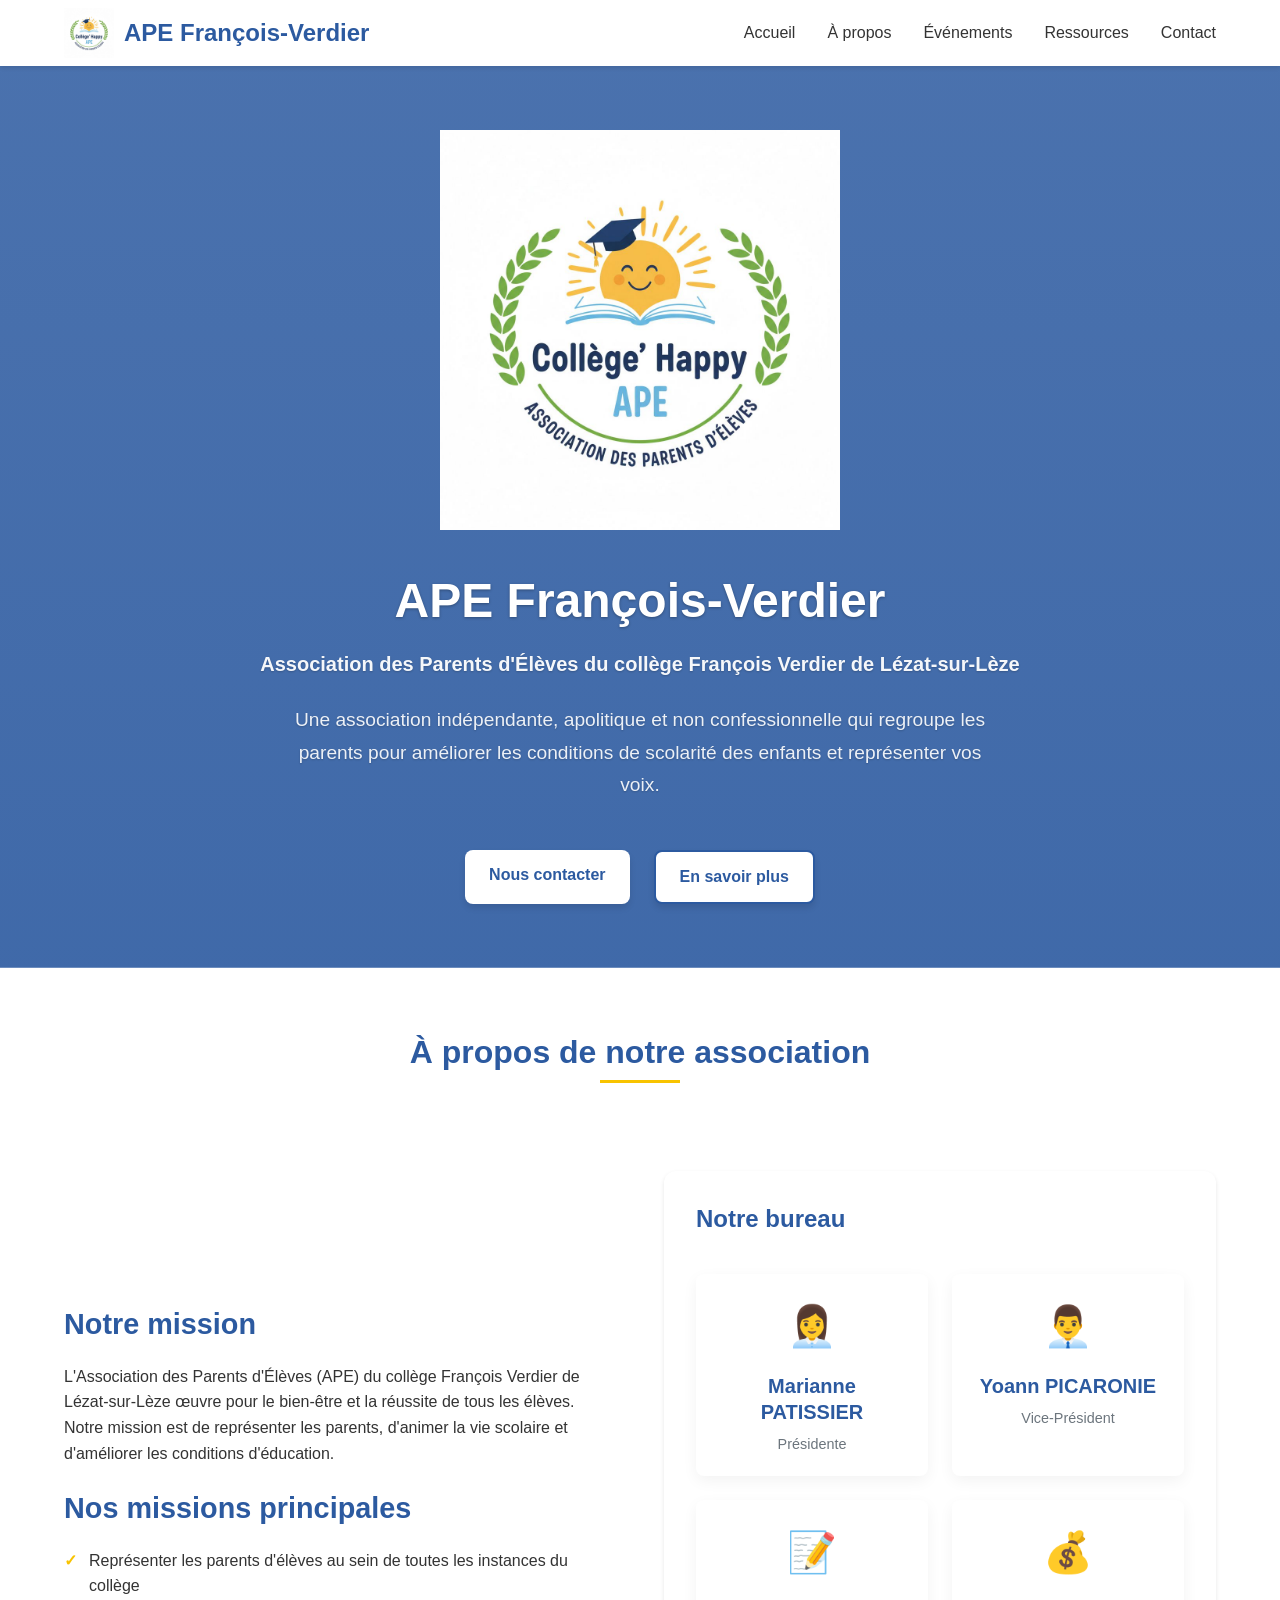
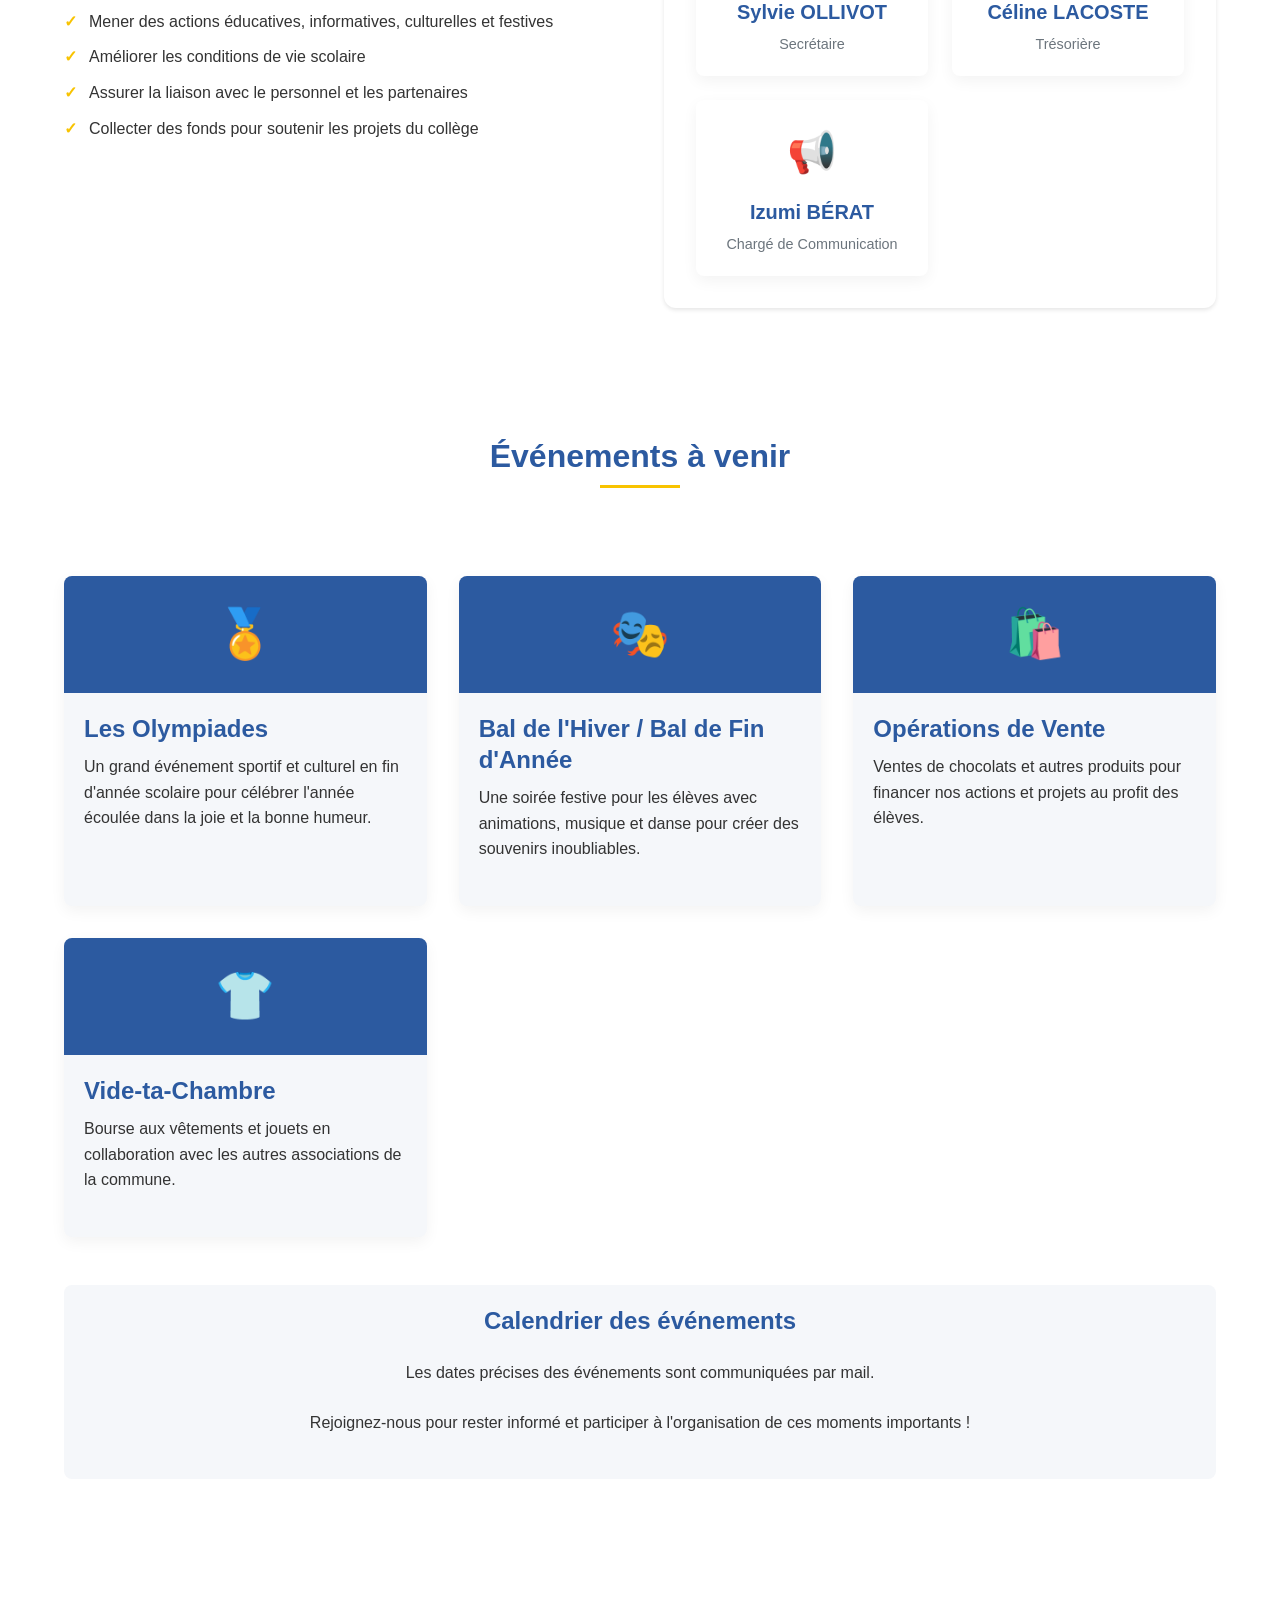
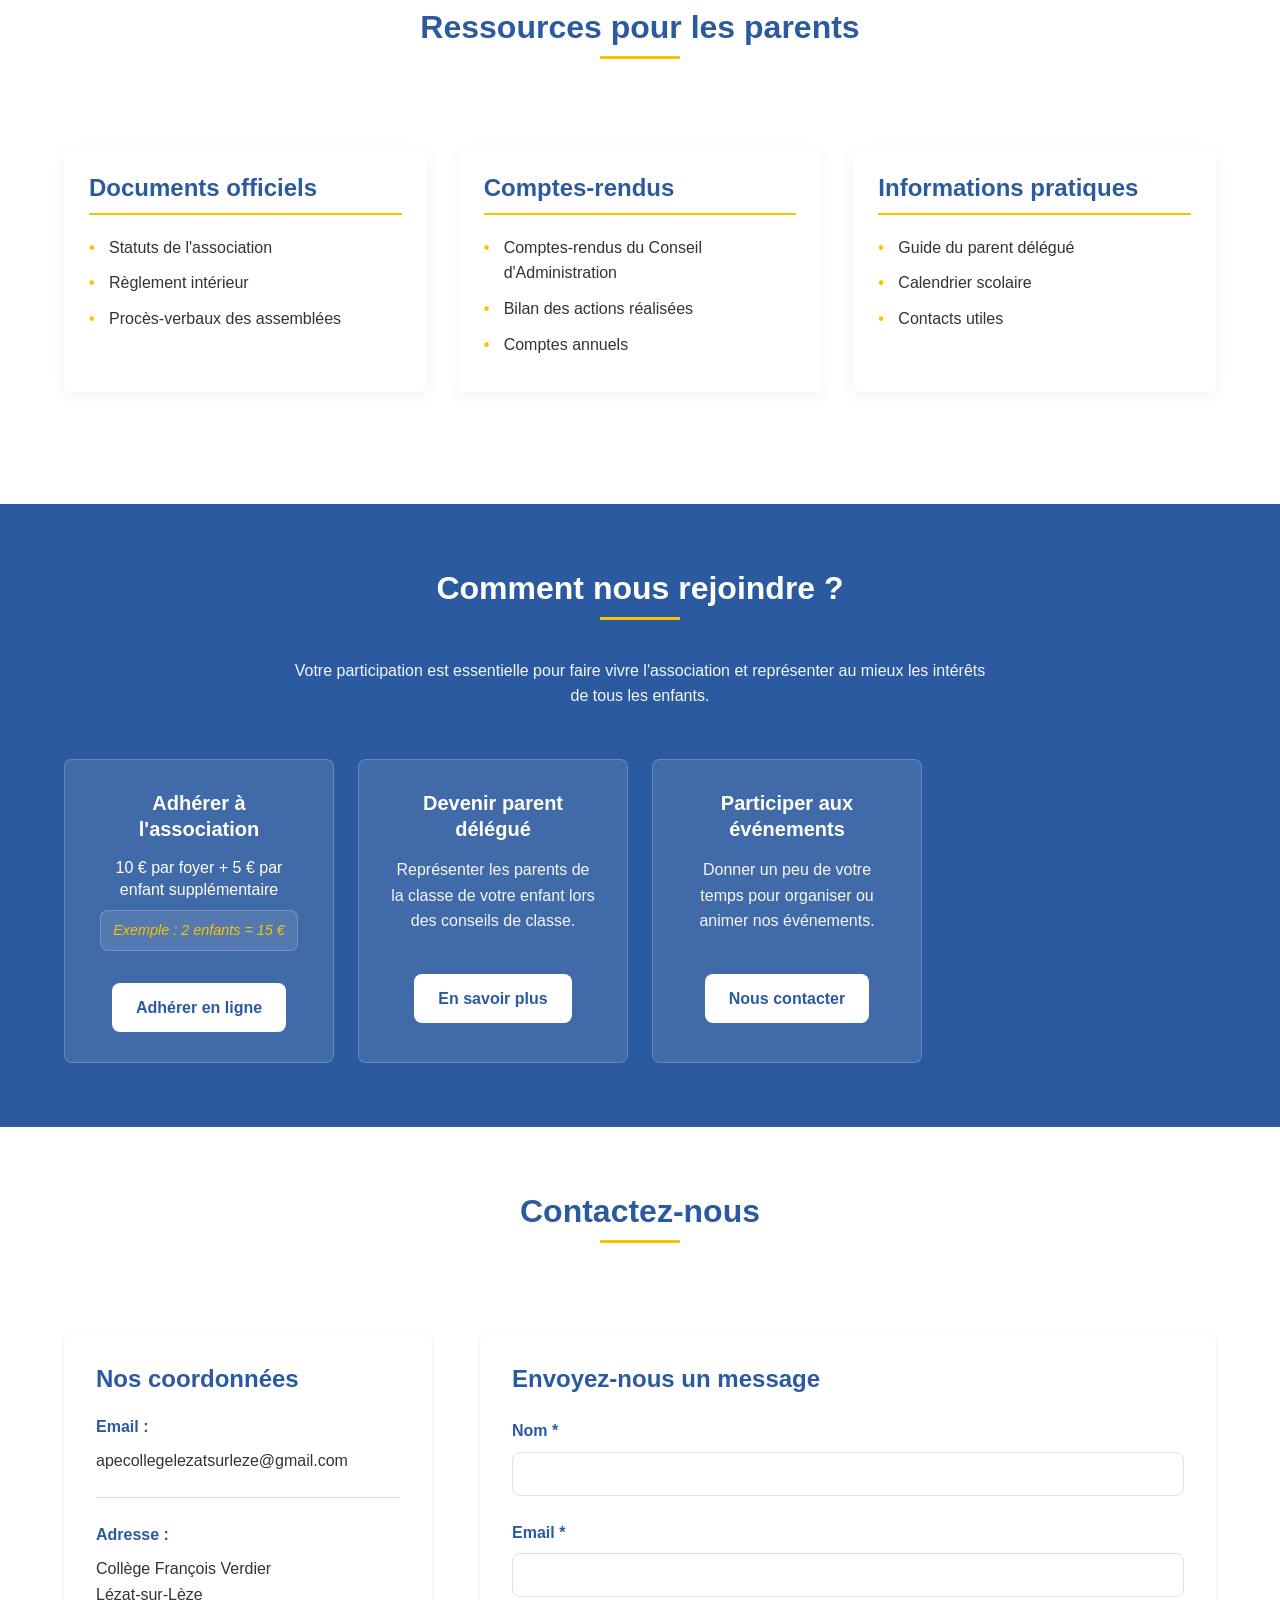
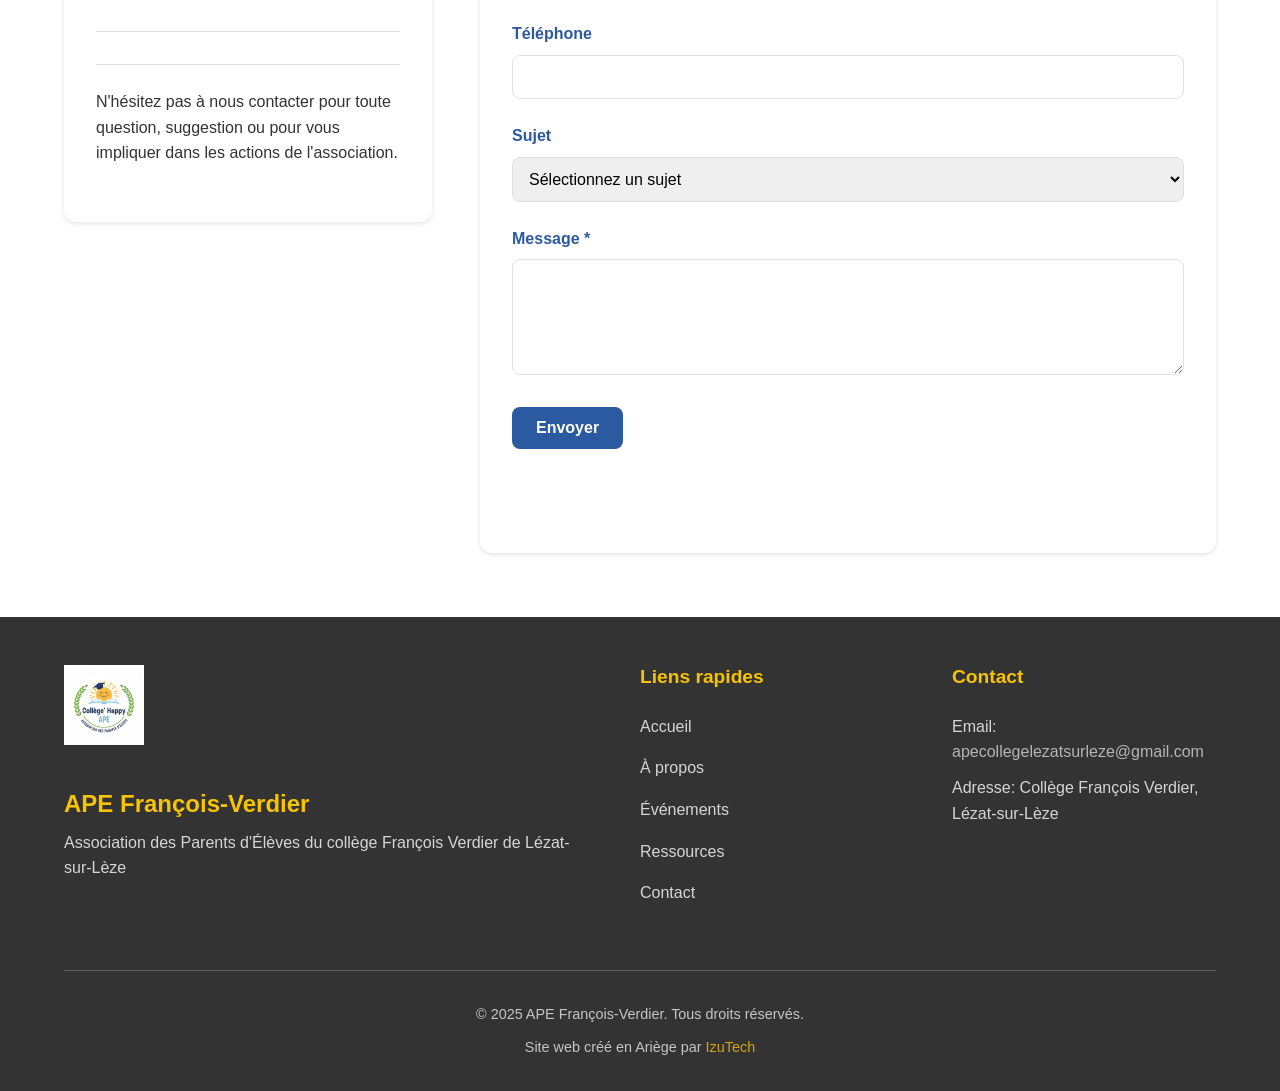
<file: indexversion2.html>
<!DOCTYPE html>
<html lang="fr">
<head>
    <meta charset="UTF-8">
    <meta name="viewport" content="width=device-width, initial-scale=1.0">
    <meta name="theme-color" content="#2c5aa0">
    <meta name="description" content="APE François-Verdier - Association des Parents d'Élèves du collège François Verdier de Lézat-sur-Lèze">

    <link rel="preload" href="images/logo.png" as="image">

    <!-- Favicon -->
    <link rel="icon" type="image/png" href="images/logo.png">
    <link rel="apple-touch-icon" href="images/logo.png">
    <link rel="icon" type="image/x-icon" href="images/favicon.ico">
    <link rel="shortcut icon" href="images/favicon.ico" type="image/x-icon">
    
    <!-- Fonts -->
    <link rel="preconnect" href="https://fonts.googleapis.com">
    <link rel="preconnect" href="https://fonts.gstatic.com" crossorigin>
    <link href="https://fonts.googleapis.com/css2?family=Nunito:wght@400;600;700&family=Lato:wght@300;400;700&display=swap" rel="stylesheet">
    
    <!-- CSS -->
    <link rel="stylesheet" href="styles/main.css">
    
    <title>APE François-Verdier - Association des Parents d'Élèves</title>
</head>
<body>
    <!-- Skip to main content -->
    <a href="#main-content" class="skip-link">Aller au contenu principal</a>
    
    <!-- Header -->
    <header class="header">
        <div class="container">
            <div class="header-content">
                <div class="logo">
                    <img src="images/logo.png" alt="APE François-Verdier - Association des Parents d'Élèves" width="50" height="50">
                    <h1>APE François-Verdier</h1>
                </div>
                <button class="menu-toggle" aria-label="Ouvrir le menu" aria-expanded="false">
                    <span></span>
                    <span></span>
                    <span></span>
                </button>
                <nav class="navigation" aria-label="Navigation principale">
                    <ul class="nav-list">
                        <li><a href="#accueil" class="nav-link">Accueil</a></li>
                        <li><a href="#a-propos" class="nav-link">À propos</a></li>
                        <li><a href="#evenements" class="nav-link">Événements</a></li>
                        <li><a href="#ressources" class="nav-link">Ressources</a></li>
                        <li><a href="#contact" class="nav-link">Contact</a></li>
                    </ul>
                </nav>
            </div>
        </div>
    </header>

    <main id="main-content">
        <!-- Hero Section -->
        <section id="accueil" class="hero">
            <div class="container">
                <div class="hero-content">
                    <div class="hero-logo">
                        <img src="images/logo.png" alt="APE François-Verdier" width="400" height="400">
                    </div>
                    <h1>APE François-Verdier</h1>
                    <p class="hero-subtitle">Association des Parents d'Élèves du collège François Verdier de Lézat-sur-Lèze</p>
                    <p class="hero-description">Une association indépendante, apolitique et non confessionnelle qui regroupe les parents pour améliorer les conditions de scolarité des enfants et représenter vos voix.</p>
                    <div class="hero-actions">
                        <a href="#contact" class="btn btn-primary">Nous contacter</a>
                        <a href="#a-propos" class="btn btn-secondary">En savoir plus</a>
                    </div>
                </div>
            </div>
        </section>

        <!-- About Section -->
        <section id="a-propos" class="about">
            <div class="container">
                <div class="section-header">
                    <h2>À propos de notre association</h2>
                </div>
                <div class="about-content">
                    <div class="about-text">
                        <h3>Notre mission</h3>
                        <p>L'Association des Parents d'Élèves (APE) du collège François Verdier de Lézat-sur-Lèze œuvre pour le bien-être et la réussite de tous les élèves. Notre mission est de représenter les parents, d'animer la vie scolaire et d'améliorer les conditions d'éducation.</p>
                        
                        <div class="missions">
                            <h3>Nos missions principales</h3>
                            <ul class="missions-list">
                                <li>Représenter les parents d'élèves au sein de toutes les instances du collège</li>
                                <li>Mener des actions éducatives, informatives, culturelles et festives</li>
                                <li>Améliorer les conditions de vie scolaire</li>
                                <li>Assurer la liaison avec le personnel et les partenaires</li>
                                <li>Collecter des fonds pour soutenir les projets du collège</li>
                            </ul>
                        </div>
                    </div>
                    
                    <div class="team-section">
                        <h3>Notre bureau</h3>
                        <div class="team-grid">
                            <div class="team-member">
                                <div class="member-icon">👩‍💼</div>
                                <h4>Marianne PATISSIER</h4>
                                <p>Présidente</p>
                            </div>
                            <div class="team-member">
                                <div class="member-icon">👨‍💼</div>
                                <h4>Yoann PICARONIE</h4>
                                <p>Vice-Président</p>
                            </div>
                            <div class="team-member">
                                <div class="member-icon">📝</div>
                                <h4>Sylvie OLLIVOT</h4>
                                <p>Secrétaire</p>
                            </div>
                            <div class="team-member">
                                <div class="member-icon">💰</div>
                                <h4>Céline LACOSTE</h4>
                                <p>Trésorière</p>
                            </div>
                            <div class="team-member">
                                <div class="member-icon">📢</div>
                                <h4>Izumi BÉRAT</h4>
                                <p>Chargé de Communication</p>
                            </div>
                        </div>
                    </div>
                </div>
            </div>
        </section>

        <!-- Events Section -->
        <section id="evenements" class="events">
            <div class="container">
                <div class="section-header">
                    <h2>Événements à venir</h2>
                </div>
                <div class="events-grid">
                    <div class="event-card">
                        <div class="event-icon">🏅</div>
                        <div class="event-content">
                            <h3>Les Olympiades</h3>
                            <p>Un grand événement sportif et culturel en fin d'année scolaire pour célébrer l'année écoulée dans la joie et la bonne humeur.</p>
                        </div>
                    </div>
                    <div class="event-card">
                        <div class="event-icon">🎭</div>
                        <div class="event-content">
                            <h3>Bal de l'Hiver / Bal de Fin d'Année</h3>
                            <p>Une soirée festive pour les élèves avec animations, musique et danse pour créer des souvenirs inoubliables.</p>
                        </div>
                    </div>
                    <div class="event-card">
                        <div class="event-icon">🛍️</div>
                        <div class="event-content">
                            <h3>Opérations de Vente</h3>
                            <p>Ventes de chocolats et autres produits pour financer nos actions et projets au profit des élèves.</p>
                        </div>
                    </div>
                    <div class="event-card">
                        <div class="event-icon">👕</div>
                        <div class="event-content">
                            <h3>Vide-ta-Chambre</h3>
                            <p>Bourse aux vêtements et jouets en collaboration avec les autres associations de la commune.</p>
                        </div>
                    </div>
                </div>
                
                <div class="calendar-section">
                    <h3>Calendrier des événements</h3>
                    <p>Les dates précises des événements sont communiquées par mail.</p>
                    <p>Rejoignez-nous pour rester informé et participer à l'organisation de ces moments importants !</p>
                </div>
            </div>
        </section>

        <!-- Resources Section -->
        <section id="ressources" class="resources">
            <div class="container">
                <div class="section-header">
                    <h2>Ressources pour les parents</h2>
                </div>
                <div class="resources-grid">
                    <div class="resource-card">
                        <h3>Documents officiels</h3>
                        <ul class="resource-list">
                            <li>Statuts de l'association</li>
                            <li>Règlement intérieur</li>
                            <li>Procès-verbaux des assemblées</li>
                        </ul>
                    </div>
                    <div class="resource-card">
                        <h3>Comptes-rendus</h3>
                        <ul class="resource-list">
                            <li>Comptes-rendus du Conseil d'Administration</li>
                            <li>Bilan des actions réalisées</li>
                            <li>Comptes annuels</li>
                        </ul>
                    </div>
                    <div class="resource-card">
                        <h3>Informations pratiques</h3>
                        <ul class="resource-list">
                            <li>Guide du parent délégué</li>
                            <li>Calendrier scolaire</li>
                            <li>Contacts utiles</li>
                        </ul>
                    </div>
                </div>
            </div>
        </section>

        <!-- Join Section -->
        <section class="join">
            <div class="container">
                <div class="section-header">
                    <h2>Comment nous rejoindre ?</h2>
                    <p>Votre participation est essentielle pour faire vivre l'association et représenter au mieux les intérêts de tous les enfants.</p>
                </div>
                <div class="get-involved">
                    <div class="involvement-options">
                        <div class="involvement-option">
                            <h4>Adhérer à l'association</h4>
                            <div class="pricing-compact">
                                <div class="pricing-details">10 € par foyer + 5 € par enfant supplémentaire</div>
                                <div class="pricing-example">Exemple : 2 enfants = 15 €</div>
                            </div>
                            <a href="https://forms.gle/ZmdAJbNqXuFoZiEKA" class="btn btn-primary" target="_blank" rel="noopener">Adhérer en ligne</a>
                        </div>
                        <div class="involvement-option">
                            <h4>Devenir parent délégué</h4>
                            <p>Représenter les parents de la classe de votre enfant lors des conseils de classe.</p>
                            <a href="#contact" class="btn btn-primary">En savoir plus</a>
                        </div>
                        <div class="involvement-option">
                            <h4>Participer aux événements</h4>
                            <p>Donner un peu de votre temps pour organiser ou animer nos événements.</p>
                            <a href="#contact" class="btn btn-primary">Nous contacter</a>
                        </div>
                    </div>
                </div>
            </div>
        </section>

        <!-- Contact Section -->
        <section id="contact" class="contact">
            <div class="container">
                <div class="section-header">
                    <h2>Contactez-nous</h2>
                </div>
                <div class="contact-content">
                    <div class="contact-info">
                        <h3>Nos coordonnées</h3>
                        <div class="contact-item">
                            <strong>Email :</strong>
                            <a href="mailto:apecollegelezatsurleze@gmail.com">apecollegelezatsurleze@gmail.com</a>
                        </div>
                        <div class="contact-item">
                            <strong>Adresse :</strong>
                            <span>Collège François Verdier<br>Lézat-sur-Lèze</span>
                        </div>
                        <div class="contact-note">
                            <p>N'hésitez pas à nous contacter pour toute question, suggestion ou pour vous impliquer dans les actions de l'association.</p>
                        </div>
                    </div>
                    
                    <div class="contact-form-container">
                        <h3>Envoyez-nous un message</h3>
                        <form id="contact-form" class="contact-form" action="https://formspree.io/f/xanaqpvq" method="POST">
                            <div class="form-group">
                                <label for="name">Nom *</label>
                                <input type="text" id="name" name="name" required>
                            </div>
                            
                            <div class="form-group">
                                <label for="email">Email *</label>
                                <input type="email" id="email" name="email" required>
                            </div>
                            
                            <div class="form-group">
                                <label for="phone">Téléphone</label>
                                <input type="tel" id="phone" name="phone">
                            </div>
                            
                            <div class="form-group">
                                <label for="subject">Sujet</label>
                                <select id="subject" name="subject">
                                    <option value="">Sélectionnez un sujet</option>
                                    <option value="adhesion">Adhésion à l'association</option>
                                    <option value="delegue">Devenir parent délégué</option>
                                    <option value="evenement">Participation à un événement</option>
                                    <option value="question">Question générale</option>
                                    <option value="suggestion">Suggestion</option>
                                </select>
                            </div>
                            
                            <div class="form-group">
                                <label for="message">Message *</label>
                                <textarea id="message" name="message" rows="5" required></textarea>
                            </div>
                            
                            <!-- Honeypot field for spam protection -->
                            <div class="form-group honeypot">
                                <label for="website">Site web</label>
                                <input type="text" id="website" name="website" tabindex="-1">
                            </div>
                            
                            <button type="submit" class="btn btn-primary">Envoyer</button>
                        </form>
                        <div id="form-message"></div>
                    </div>
                </div>
            </div>
        </section>
    </main>

    <!-- Footer -->
    <footer class="footer">
        <div class="container">
            <div class="footer-content">
                <div class="footer-about">
                    <div class="footer-logo">
                        <img src="images/logo.png" alt="APE François-Verdier" width="80" height="80">
                    </div>
                    <h3>APE François-Verdier</h3>
                    <p>Association des Parents d'Élèves du collège François Verdier de Lézat-sur-Lèze</p>
                </div>
                
                <div class="footer-links">
                    <h4>Liens rapides</h4>
                    <ul>
                        <li><a href="#accueil">Accueil</a></li>
                        <li><a href="#a-propos">À propos</a></li>
                        <li><a href="#evenements">Événements</a></li>
                        <li><a href="#ressources">Ressources</a></li>
                        <li><a href="#contact">Contact</a></li>
                    </ul>
                </div>
                
                <div class="footer-contact">
                    <h4>Contact</h4>
                    <p>Email: <a href="mailto:apecollegelezatsurleze@gmail.com">apecollegelezatsurleze@gmail.com</a></p>
                    <p>Adresse: Collège François Verdier, Lézat-sur-Lèze</p>
                </div>
            </div>
            
            <div class="footer-bottom">
                <p>&copy; 2025 APE François-Verdier. Tous droits réservés.</p>
                <div class="footer-attribution">
                    <p>Site web créé en Ariège par <a href="https://web.izutech.fr" target="_blank" rel="noopener">IzuTech</a></p>
                </div>
            </div>
        </div>
    </footer>

    <!-- JavaScript -->
    <script src="scripts/main.js"></script>
    
    <!-- Structured Data -->
    <script type="application/ld+json">
    {
        "@context": "https://schema.org",
        "@type": "Organization",
        "name": "APE François-Verdier",
        "description": "Association des Parents d'Élèves du collège François Verdier de Lézat-sur-Lèze",
        "url": "https://ape-francois-verdier.fr",
        "email": "apecollegelezatsurleze@gmail.com",
        "address": {
            "@type": "PostalAddress",
            "addressLocality": "Lézat-sur-Lèze",
            "addressCountry": "FR"
        }
    }
    </script>
</body>
</html>
</file>
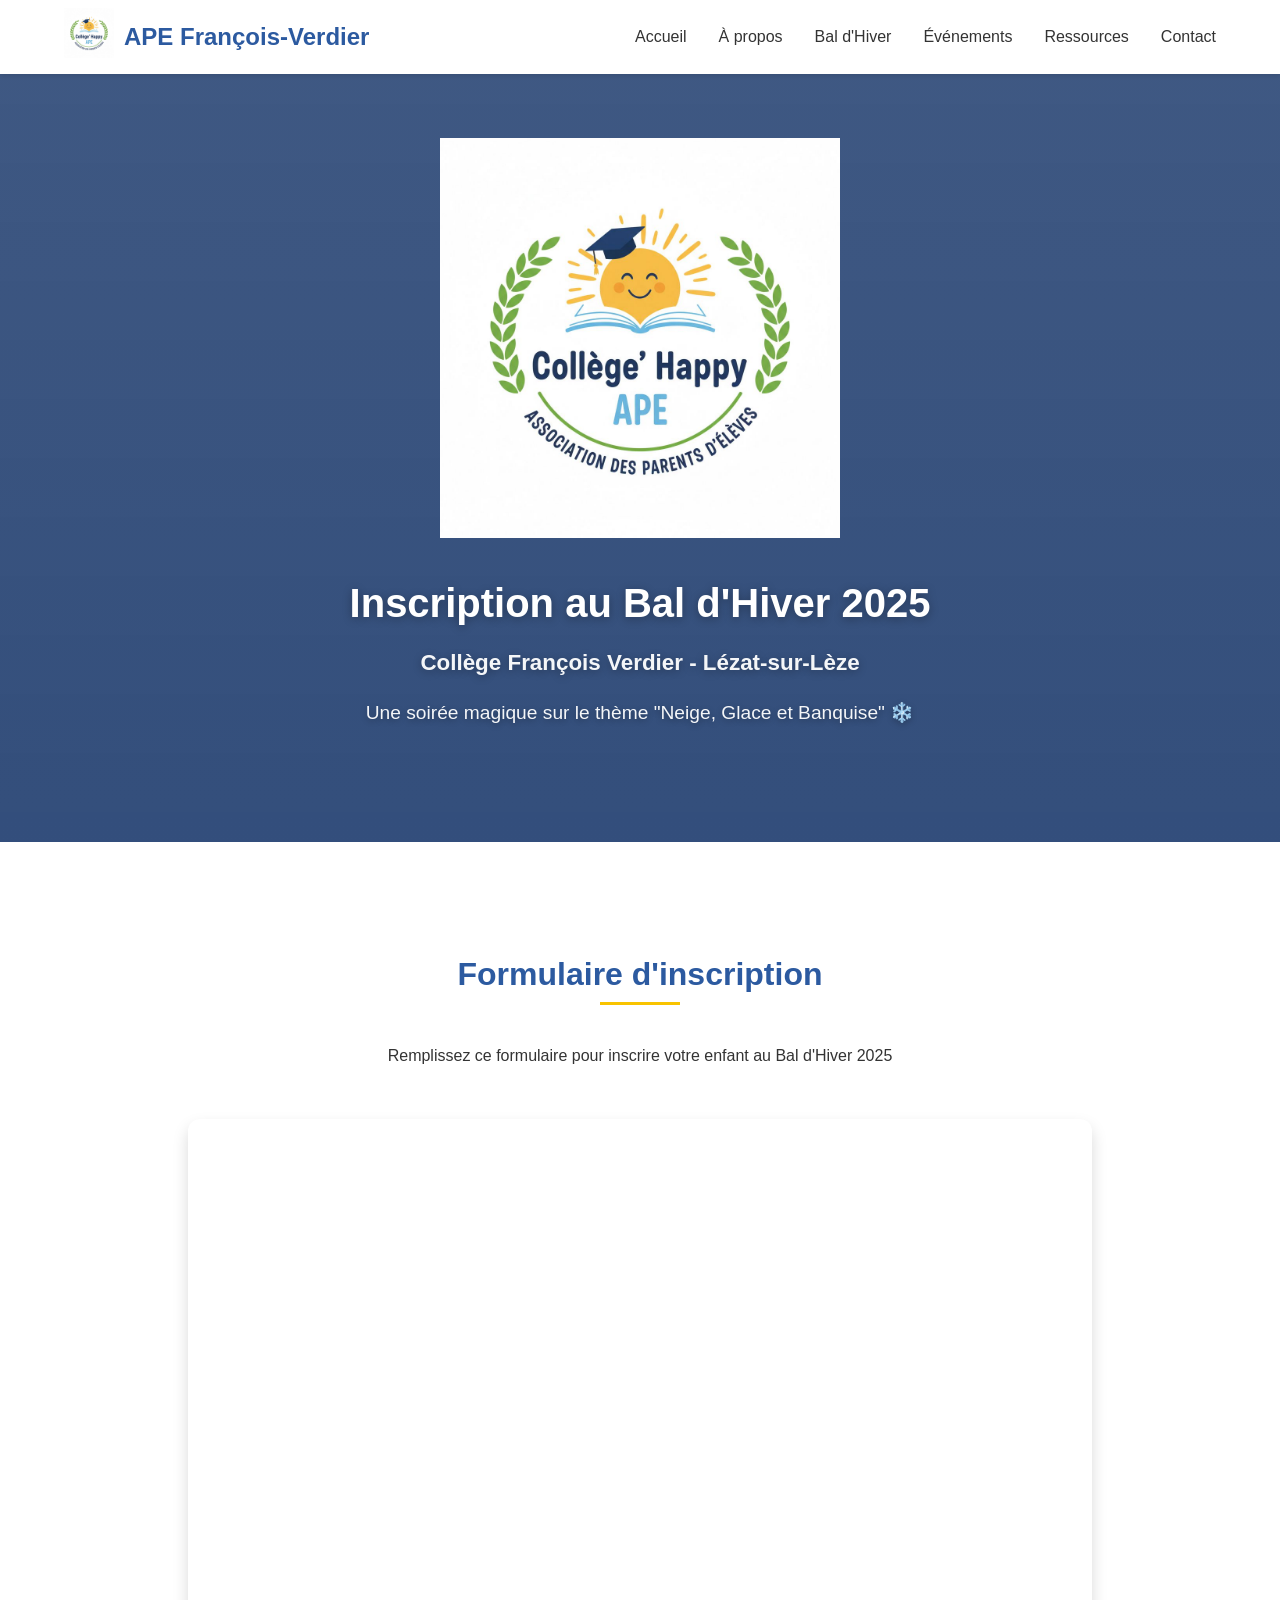
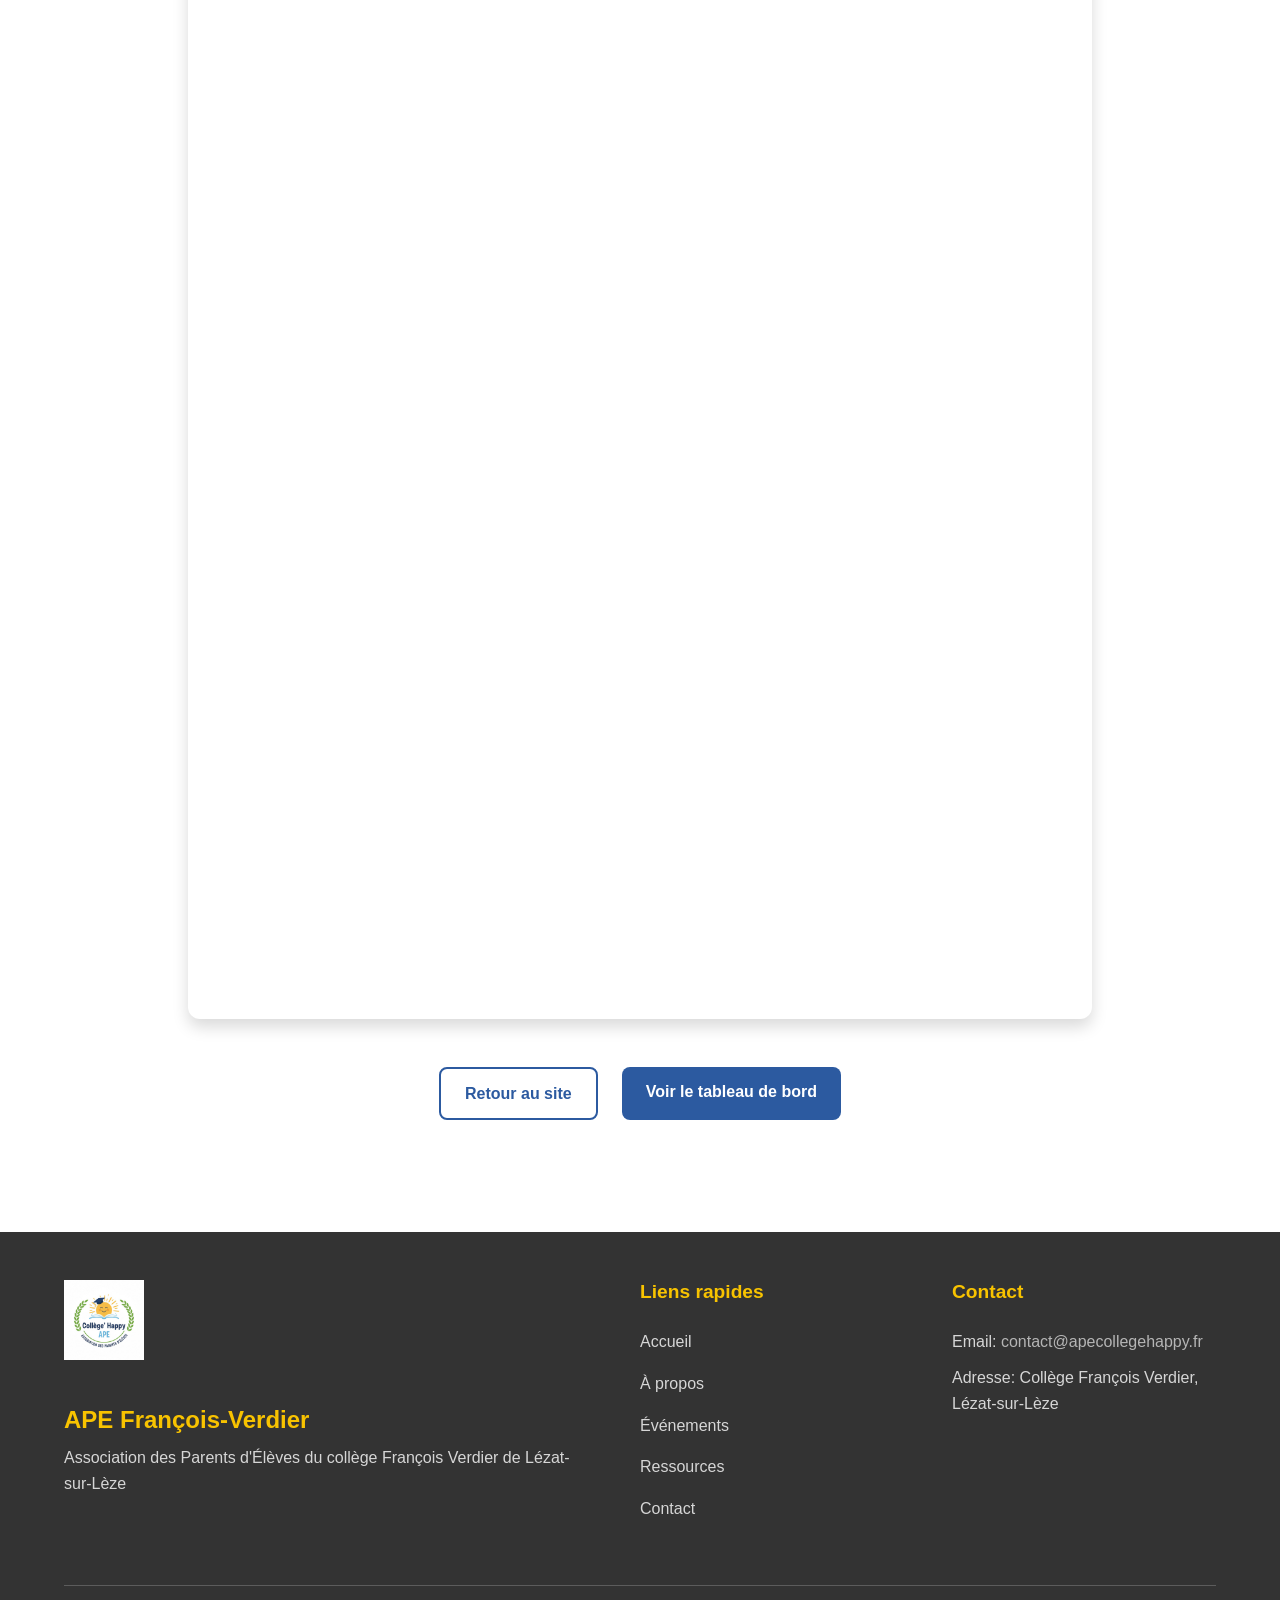
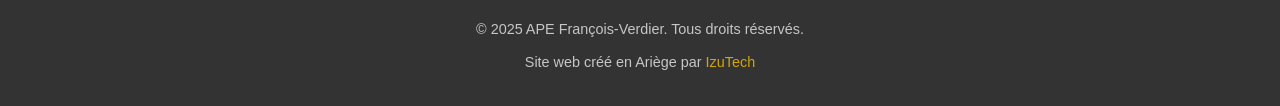
<file: inscription-bal-2025.html>
<!DOCTYPE html>
<html lang="fr">
<head>
    <meta charset="UTF-8">
    <meta name="viewport" content="width=device-width, initial-scale=1.0">
    <meta name="theme-color" content="#2c5aa0">
    <meta name="description" content="Inscription au Bal d'Hiver 2025 - APE François-Verdier">
    
    <!-- Favicon -->
    <link rel="icon" type="image/png" href="images/logo.png">
    <link rel="apple-touch-icon" href="images/logo.png">
    <link rel="icon" type="image/x-icon" href="images/favicon.ico">
    <link rel="shortcut icon" href="images/favicon.ico" type="image/x-icon">
     
    <!-- Fonts -->
    <link rel="preconnect" href="https://fonts.googleapis.com">
    <link rel="preconnect" href="https://fonts.gstatic.com" crossorigin>
    <link href="https://fonts.googleapis.com/css2?family=Nunito:wght@400;600;700&family=Lato:wght@300;400;700&display=swap" rel="stylesheet">
    
    <!-- CSS -->
    <link rel="stylesheet" href="styles/main.css">
    
    <title>Inscription Bal d'Hiver 2025 - APE François-Verdier</title>
    
    <style>
        /* Additional styles for the embedded form page */
        .form-hero .hero-content {
            text-align: center;
        }
        
        .form-hero .hero-content h1 {
            color: var(--neutral-white);
            text-shadow: 0 2px 10px rgba(0, 0, 0, 0.3);
            font-size: 2.5rem;
            margin-bottom: var(--spacing-sm);
        }
        
        .form-hero .hero-subtitle {
            color: var(--neutral-white);
            text-shadow: 0 2px 8px rgba(0, 0, 0, 0.3);
            font-size: 1.4rem;
            font-weight: 600;
            margin-bottom: var(--spacing-sm);
        }
        
        .form-hero .hero-description {
            color: var(--neutral-white);
            text-shadow: 0 2px 6px rgba(0, 0, 0, 0.3);
            font-size: 1.2rem;
            font-weight: 500;
            opacity: 0.95;
        }
        
        /* Optional: Make the background overlay slightly darker for better contrast */
        .form-hero {
            background: linear-gradient(rgba(30, 60, 110, 0.85), rgba(30, 60, 110, 0.9)), url('https://images.unsplash.com/photo-1523050854058-8df90110c9f1?ixlib=rb-1.2.1&auto=format&fit=crop&w=1350&q=80');
        }
        
        .form-container {
            max-width: 1000px;
            margin: 0 auto;
            padding: var(--spacing-xl);
        }
        
        .form-wrapper {
            background-color: var(--neutral-white);
            border-radius: var(--border-radius-lg);
            box-shadow: var(--shadow-lg);
            overflow: hidden;
            margin-bottom: var(--spacing-xl);
        }
        
        .form-iframe {
            width: 100%;
            height: 1500px;
            border: none;
            display: block;
        }
        
        .form-navigation {
            display: flex;
            justify-content: center;
            gap: var(--spacing-md);
            margin-top: var(--spacing-lg);
        }
        
        @media (max-width: 768px) {
            .form-iframe {
                height: 1800px;
            }
            
            .form-container {
                padding: var(--spacing-md);
            }
        }
        
        @media (max-width: 480px) {
            .form-iframe {
                height: 2000px;
            }
        }
    </style>
</head>
<body>
    <!-- Skip to main content -->
    <a href="#main-content" class="skip-link">Aller au contenu principal</a>
    
    <!-- Header -->
    <header class="header">
        <div class="container">
            <div class="header-content">
                <div class="logo">
                    <a href="/" class="logo-link">
                        <img src="images/logo.png" alt="APE François-Verdier - Association des Parents d'Élèves" width="50" height="50">
                    </a>
                    <h1>APE François-Verdier</h1>
                </div>
                <button class="menu-toggle" aria-label="Ouvrir le menu" aria-expanded="false">
                    <span></span>
                    <span></span>
                    <span></span>
                </button>
                <nav class="navigation" aria-label="Navigation principale">
                    <ul class="nav-list">
                        <li><a href="/#accueil" class="nav-link">Accueil</a></li>
                        <li><a href="/#a-propos" class="nav-link">À propos</a></li>
                        <li><a href="/#bal-d-hiver" class="nav-link">Bal d'Hiver</a></li>
                        <li><a href="/#evenements" class="nav-link">Événements</a></li>
                        <li><a href="/#ressources" class="nav-link">Ressources</a></li>
                        <li><a href="/#contact" class="nav-link">Contact</a></li>
                    </ul>
                </nav>
            </div>
        </div>
    </header>

    <main id="main-content">
        <!-- Form Hero Section -->
        <section class="form-hero">
            <div class="container">
                <div class="hero-content">
                    <div class="hero-logo">
                        <img src="images/logo.png" alt="APE François-Verdier" width="200" height="200">
                    </div>
                    <h1>Inscription au Bal d'Hiver 2025</h1>
                    <p class="hero-subtitle">Collège François Verdier - Lézat-sur-Lèze</p>
                    <p class="hero-description">Une soirée magique sur le thème "Neige, Glace et Banquise" ❄️</p>
                </div>
            </div>
        </section>

        <!-- Form Section -->
        <section class="form-section">
            <div class="form-container">
                <div class="section-header">
                    <h2>Formulaire d'inscription</h2>
                    <p>Remplissez ce formulaire pour inscrire votre enfant au Bal d'Hiver 2025</p>
                </div>
                
                <div class="form-wrapper">
                    <div class="form-loading" style="display: none;">
                        <p>Chargement du formulaire...</p>
                    </div>
                    <iframe class="form-iframe" 
                            src="https://docs.google.com/forms/d/e/1FAIpQLSdZ4D-ixbEVdZY7HhvZ9Zx1HuAlyAHVlCPLsO4nBZ-5nhwTHw/viewform?embedded=true" 
                            frameborder="0" 
                            marginheight="0" 
                            marginwidth="0"
                            onload="document.querySelector('.form-loading').style.display='none'">
                        Chargement en cours...
                    </iframe>
                </div>
                
                <div class="form-navigation">
                    <a href="/#bal-d-hiver" class="btn btn-secondary">Retour au site</a>
                    <a href="/dashboard.html" class="btn btn-primary">Voir le tableau de bord</a>
                </div>
            </div>
        </section>
    </main>

    <!-- Footer -->
    <footer class="footer">
        <div class="container">
            <div class="footer-content">
                <div class="footer-about">
                    <div class="footer-logo">
                        <img src="images/logo.png" alt="APE François-Verdier" width="80" height="80">
                    </div>
                    <h3>APE François-Verdier</h3>
                    <p>Association des Parents d'Élèves du collège François Verdier de Lézat-sur-Lèze</p>
                </div>
                
                <div class="footer-links">
                    <h4>Liens rapides</h4>
                    <ul>
                        <li><a href="/#accueil">Accueil</a></li>
                        <li><a href="/#a-propos">À propos</a></li>
                        <li><a href="/#evenements">Événements</a></li>
                        <li><a href="/#ressources">Ressources</a></li>
                        <li><a href="/#contact">Contact</a></li>
                    </ul>
                </div>
                
                <div class="footer-contact">
                    <h4>Contact</h4>
                    <p>Email: <a href="mailto:contact@apecollegehappy.fr">contact@apecollegehappy.fr</a></p>
                    <p>Adresse: Collège François Verdier, Lézat-sur-Lèze</p>
                </div>
            </div>
            
            <div class="footer-bottom">
                <p>&copy; 2025 APE François-Verdier. Tous droits réservés.</p>
                <div class="footer-attribution">
                    <p>Site web créé en Ariège par <a href="https://web.izutech.fr" target="_blank" rel="noopener">IzuTech</a></p>
                </div>
            </div>
        </div>
    </footer>

    <!-- JavaScript -->
    <script src="scripts/main.js"></script>
    
    <!-- Form-specific JavaScript -->
    <script>
        // Adjust iframe height based on content for better mobile experience
        window.addEventListener('load', function() {
            const iframe = document.querySelector('.form-iframe');
            
            // Function to adjust iframe height
            function adjustIframeHeight() {
                if (window.innerWidth < 768) {
                    iframe.style.height = '1800px';
                } else if (window.innerWidth < 480) {
                    iframe.style.height = '2000px';
                } else {
                    iframe.style.height = '1500px';
                }
            }
            
            // Adjust on load and resize
            adjustIframeHeight();
            window.addEventListener('resize', adjustIframeHeight);
        });
    </script>
</body>
</html>
</file>
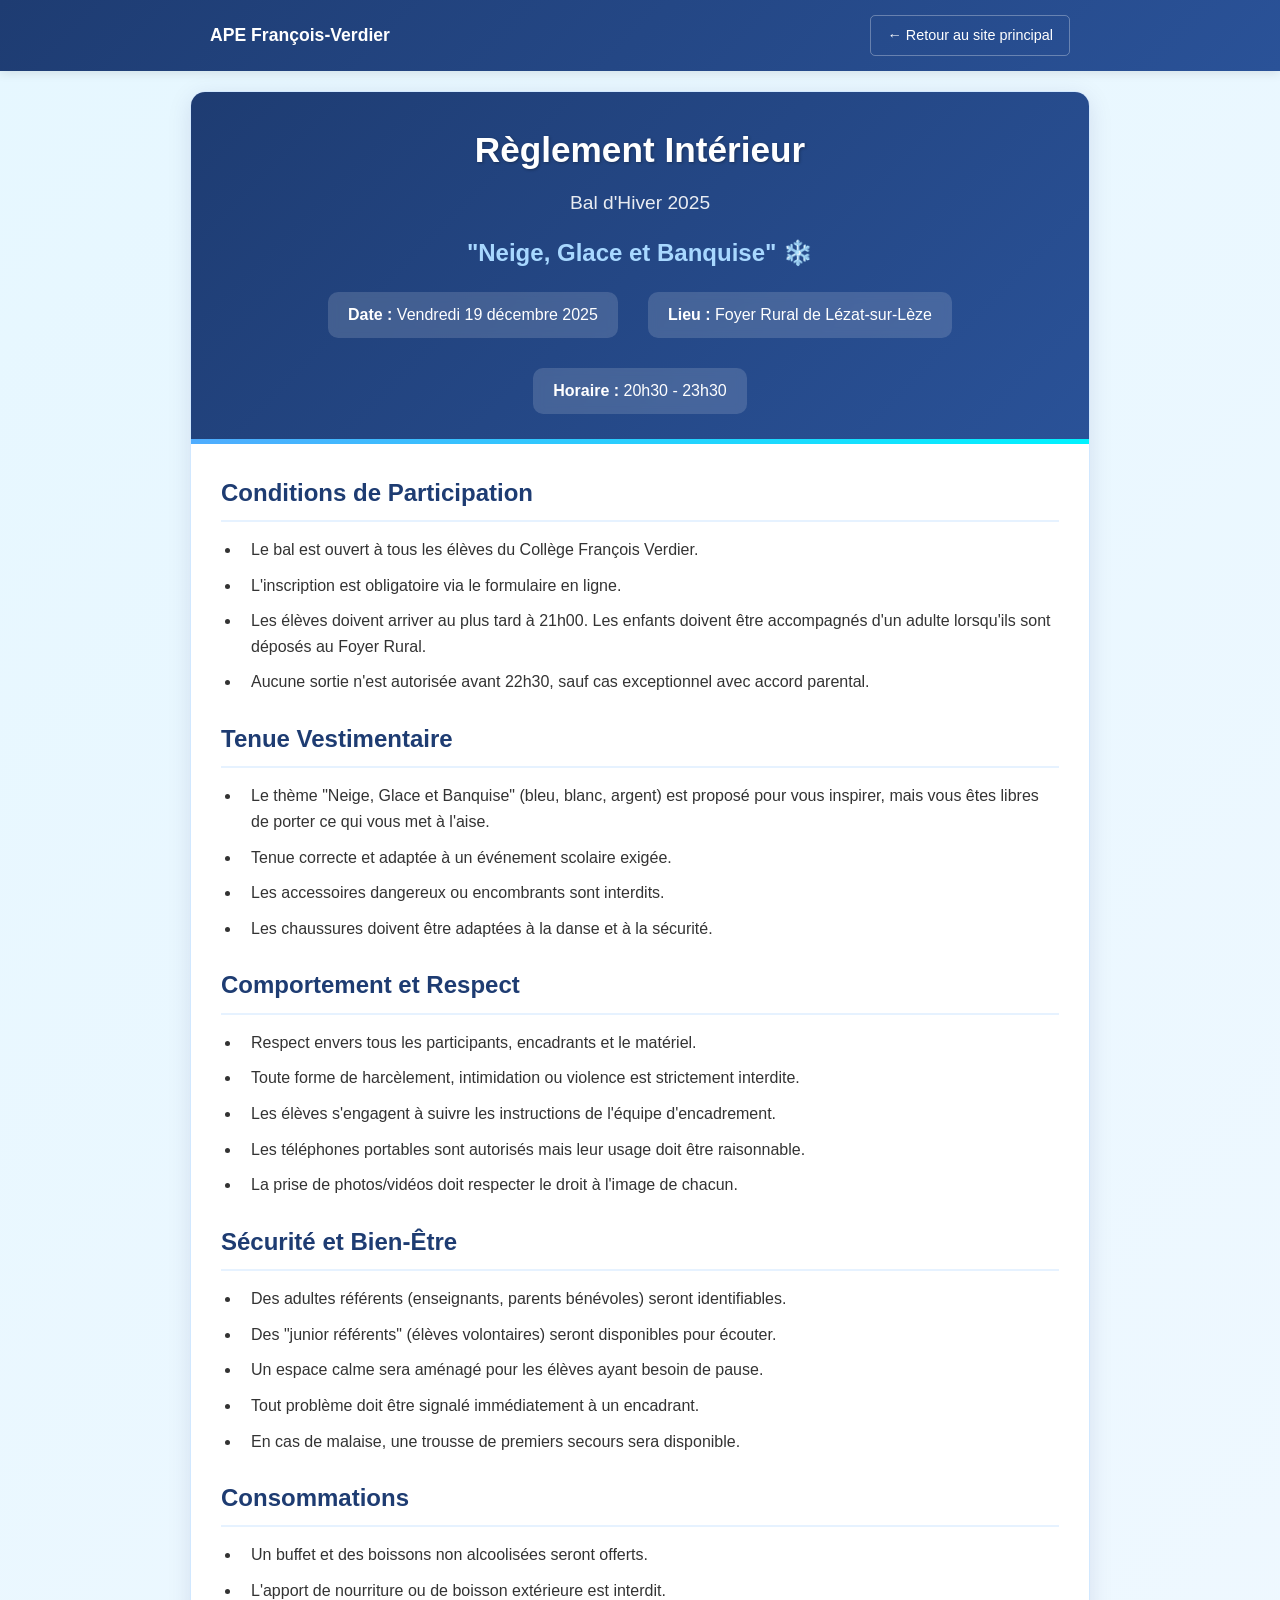
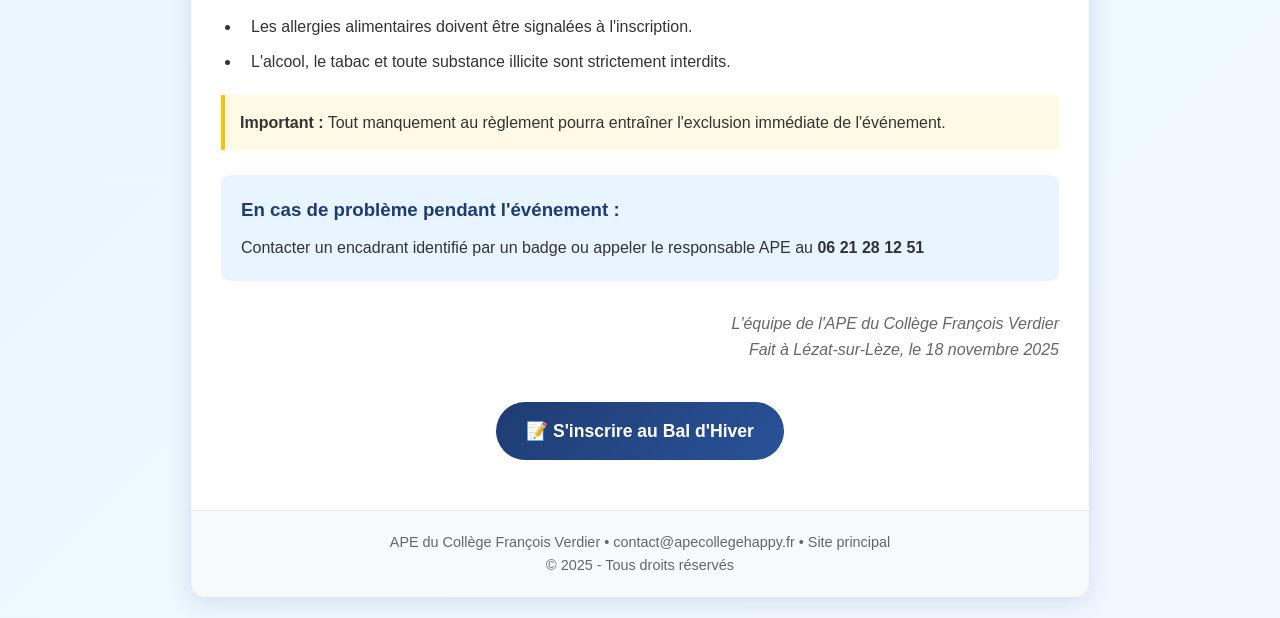
<file: reglement-bal-hiver-2025.html>
<!DOCTYPE html>
<html lang="fr">
<head>
    <meta charset="UTF-8">
    <meta name="viewport" content="width=device-width, initial-scale=1.0">
    
    <!-- FAVICON -->
    <link rel="preload" href="images/logo.png" as="image">
    <link rel="icon" type="image/png" href="images/logo.png">
    <link rel="apple-touch-icon" href="images/logo.png">
    <link rel="icon" type="image/x-icon" href="images/favicon.ico">
    <link rel="shortcut icon" href="images/favicon.ico" type="image/x-icon">
    
    <title>Règlement Intérieur - Bal d'Hiver 2025</title>
    <style>
        * {
            margin: 0;
            padding: 0;
            box-sizing: border-box;
            font-family: 'Segoe UI', Tahoma, Geneva, Verdana, sans-serif;
        }
        
        body {
            background: linear-gradient(135deg, #e6f7ff 0%, #f0f8ff 100%);
            color: #333;
            line-height: 1.6;
        }
        
        /* ADDED NAVIGATION HEADER STYLES */
        .nav-header {
            background: linear-gradient(135deg, #1e3c72 0%, #2a5298 100%);
            padding: 15px 0;
            box-shadow: 0 2px 10px rgba(0, 0, 0, 0.1);
        }
        
        .nav-container {
            max-width: 900px;
            margin: 0 auto;
            display: flex;
            justify-content: space-between;
            align-items: center;
            padding: 0 20px;
        }
        
        .nav-brand {
            color: white;
            font-weight: bold;
            display: flex;
            align-items: center;
            gap: 10px;
            font-size: 1.1rem;
        }
        
        .back-link {
            color: white;
            text-decoration: none;
            padding: 8px 16px;
            border: 1px solid rgba(255, 255, 255, 0.3);
            border-radius: 5px;
            transition: all 0.3s ease;
            font-size: 0.9rem;
        }
        
        .back-link:hover {
            background: rgba(255, 255, 255, 0.1);
            border-color: rgba(255, 255, 255, 0.5);
        }
        
        .container {
            max-width: 900px;
            margin: 20px auto;
            background: white;
            border-radius: 15px;
            box-shadow: 0 5px 25px rgba(0, 0, 100, 0.1);
            overflow: hidden;
            border: 1px solid #d1e8ff;
        }
        
        header {
            background: linear-gradient(135deg, #1e3c72 0%, #2a5298 100%);
            color: white;
            padding: 30px;
            text-align: center;
            position: relative;
        }
        
        header::after {
            content: "";
            position: absolute;
            bottom: 0;
            left: 0;
            right: 0;
            height: 5px;
            background: linear-gradient(90deg, #4facfe 0%, #00f2fe 100%);
        }
        
        h1 {
            font-size: 2.2rem;
            margin-bottom: 10px;
            text-shadow: 1px 1px 3px rgba(0, 0, 0, 0.3);
        }
        
        .subtitle {
            font-size: 1.2rem;
            opacity: 0.9;
            margin-bottom: 5px;
        }
        
        .theme {
            font-size: 1.5rem;
            font-weight: bold;
            color: #a8d8ff;
            margin: 15px 0;
        }
        
        .date-location {
            display: flex;
            justify-content: center;
            gap: 30px;
            margin-top: 20px;
            flex-wrap: wrap;
        }
        
        .info-box {
            background: rgba(255, 255, 255, 0.15);
            padding: 10px 20px;
            border-radius: 10px;
            backdrop-filter: blur(5px);
        }
        
        .content {
            padding: 30px;
        }
        
        h2 {
            color: #1e3c72;
            margin: 25px 0 15px;
            padding-bottom: 8px;
            border-bottom: 2px solid #e6f2ff;
            font-size: 1.5rem;
        }
        
        h2:first-child {
            margin-top: 0;
        }
        
        ul {
            margin-left: 20px;
            margin-bottom: 20px;
        }
        
        li {
            margin-bottom: 10px;
            padding-left: 10px;
        }
        
        .important {
            background: #fff9e6;
            border-left: 4px solid #ffc107;
            padding: 15px;
            margin: 20px 0;
            border-radius: 0 5px 5px 0;
        }
        
        .contact-info {
            background: #e8f4ff;
            border-radius: 10px;
            padding: 20px;
            margin: 25px 0;
        }
        
        .contact-info h3 {
            color: #1e3c72;
            margin-bottom: 10px;
        }
        
        .signature {
            margin-top: 30px;
            text-align: right;
            font-style: italic;
            color: #666;
        }
        
        .btn-container {
            display: flex;
            justify-content: center;
            margin-top: 20px;
            gap: 15px;
        }
        
        .btn {
            padding: 12px 25px;
            border: none;
            border-radius: 50px;
            font-weight: bold;
            cursor: pointer;
            transition: all 0.3s ease;
            font-size: 1rem;
        }
        
        .btn-accept {
            background: linear-gradient(135deg, #1e3c72 0%, #2a5298 100%);
            color: white;
        }
        
        .btn-decline {
            background: #f8f9fa;
            color: #666;
            border: 1px solid #ddd;
        }
        
        .btn:hover {
            transform: translateY(-2px);
            box-shadow: 0 5px 15px rgba(0, 0, 0, 0.1);
        }
        
        footer {
            text-align: center;
            padding: 20px;
            background: #f8f9fa;
            color: #666;
            font-size: 0.9rem;
            border-top: 1px solid #eaeaea;
        }
        
        @media (max-width: 768px) {
            .container {
                border-radius: 10px;
            }
            
            header {
                padding: 20px;
            }
            
            h1 {
                font-size: 1.8rem;
            }
            
            .date-location {
                flex-direction: column;
                gap: 10px;
            }
            
            .content {
                padding: 20px;
            }
        }
    </style>
</head>
<body>
    <div class="nav-header">
        <div class="nav-container">
            <div class="nav-brand">
                <span>APE François-Verdier</span>
            </div>
            <a href="https://apecollegehappy.fr/" class="back-link">
                ← Retour au site principal
            </a>
        </div>
    </div>
    
    <div class="container">
        <header>
            <h1>Règlement Intérieur</h1>
            <div class="subtitle">Bal d'Hiver 2025</div>
            <div class="theme">"Neige, Glace et Banquise" ❄️</div>
            <div class="date-location">
                <div class="info-box">
                    <strong>Date :</strong> Vendredi 19 décembre 2025
                </div>
                <div class="info-box">
                    <strong>Lieu :</strong> Foyer Rural de Lézat-sur-Lèze
                </div>
                <div class="info-box">
                    <strong>Horaire :</strong> 20h30 - 23h30
                </div>
            </div>
        </header>
        
        <div class="content">
            <h2>Conditions de Participation</h2>
            <ul>
                <li>Le bal est ouvert à tous les élèves du Collège François Verdier.</li>
                <li>L'inscription est obligatoire via le formulaire en ligne.</li>
                <li>Les élèves doivent arriver au plus tard à 21h00. Les enfants doivent être accompagnés d'un adulte lorsqu'ils sont déposés au Foyer Rural.</li>
                <li>Aucune sortie n'est autorisée avant 22h30, sauf cas exceptionnel avec accord parental.</li>
            </ul>
            
            <h2>Tenue Vestimentaire</h2>
            <ul>
                <li>Le thème "Neige, Glace et Banquise" (bleu, blanc, argent) est proposé pour vous inspirer, mais vous êtes libres de porter ce qui vous met à l'aise.</li>
                <li>Tenue correcte et adaptée à un événement scolaire exigée.</li>
                <li>Les accessoires dangereux ou encombrants sont interdits.</li>
                <li>Les chaussures doivent être adaptées à la danse et à la sécurité.</li>
            </ul>
            
            <h2>Comportement et Respect</h2>
            <ul>
                <li>Respect envers tous les participants, encadrants et le matériel.</li>
                <li>Toute forme de harcèlement, intimidation ou violence est strictement interdite.</li>
                <li>Les élèves s'engagent à suivre les instructions de l'équipe d'encadrement.</li>
                <li>Les téléphones portables sont autorisés mais leur usage doit être raisonnable.</li>
                <li>La prise de photos/vidéos doit respecter le droit à l'image de chacun.</li>
            </ul>
            
            <h2>Sécurité et Bien-Être</h2>
            <ul>
                <li>Des adultes référents (enseignants, parents bénévoles) seront identifiables.</li>
                <li>Des "junior référents" (élèves volontaires) seront disponibles pour écouter.</li>
                <li>Un espace calme sera aménagé pour les élèves ayant besoin de pause.</li>
                <li>Tout problème doit être signalé immédiatement à un encadrant.</li>
                <li>En cas de malaise, une trousse de premiers secours sera disponible.</li>
            </ul>
            
            <h2>Consommations</h2>
            <ul>
                <li>Un buffet et des boissons non alcoolisées seront offerts.</li>
                <li>L'apport de nourriture ou de boisson extérieure est interdit.</li>
                <li>Les allergies alimentaires doivent être signalées à l'inscription.</li>
                <li>L'alcool, le tabac et toute substance illicite sont strictement interdits.</li>
            </ul>
            
            <div class="important">
                <strong>Important :</strong> Tout manquement au règlement pourra entraîner l'exclusion immédiate de l'événement.
            </div>
            
            <div class="contact-info">
                <h3>En cas de problème pendant l'événement :</h3>
                <p>Contacter un encadrant identifié par un badge ou appeler le responsable APE au <strong>06 21 28 12 51</strong></p>
            </div>
            
            <div class="signature">
                L'équipe de l'APE du Collège François Verdier<br>
                Fait à Lézat-sur-Lèze, le 18 novembre 2025
            </div>
            <!-- REGISTRATION BUTTON -->
            <div style="text-align: center; margin: 40px 0 20px 0;">
                <a href="/inscription-bal-2025.html" 
                   target="_blank" 
                   rel="noopener"
                   style="display: inline-block; padding: 15px 30px; background: linear-gradient(135deg, #1e3c72 0%, #2a5298 100%); color: white; text-decoration: none; border-radius: 50px; font-weight: bold; font-size: 1.1rem; transition: transform 0.3s ease;">
                    📝 S'inscrire au Bal d'Hiver
                </a>
            </div>
        </div>
        
        <footer>
            <p>APE du Collège François Verdier • 
               <a href="mailto:contact@apecollegehappy.fr" style="color: #666; text-decoration: none;">contact@apecollegehappy.fr</a> • 
               <a href="https://apecollegehappy.fr/" style="color: #666; text-decoration: none;">Site principal</a>
            </p>
            <p>© 2025 - Tous droits réservés</p>
        </footer>
    </div>
</body>
</html>
</file>
<file: styles/main.css>
/* CSS Variables - Blue Color Scheme with Yellow Accents */
:root {
    --primary: #2c5aa0;
    --secondary: #4a7bc8;
    --accent: #f8c300;
    --light: #f5f7fa;
    --dark: #333;
    --gray: #6c757d;
    --neutral-white: #FFFFFF;
    --neutral-light: #f5f7fa;
    --neutral-medium: #E0E0E0;
    --neutral-dark: #333333;
    --text-color: #333333;
    --background-color: #f5f7fa;
    
    /* Spacing */
    --spacing-xs: 0.5rem;
    --spacing-sm: 1rem;
    --spacing-md: 1.5rem;
    --spacing-lg: 2rem;
    --spacing-xl: 3rem;
    --spacing-xxl: 4rem;
    
    /* Typography */
    --font-heading: 'Segoe UI', Tahoma, Geneva, Verdana, sans-serif;
    --font-body: 'Segoe UI', Tahoma, Geneva, Verdana, sans-serif;
    
    /* Border radius */
    --border-radius: 8px;
    --border-radius-lg: 12px;
    
    /* Shadows */
    --shadow-sm: 0 2px 4px rgba(0,0,0,0.1);
    --shadow-md: 0 4px 8px rgba(0,0,0,0.12);
    --shadow-lg: 0 8px 16px rgba(0,0,0,0.15);
    
    /* Transitions */
    --transition: all 0.3s ease;
}

/* Reset and base styles */
* {
    margin: 0;
    padding: 0;
    box-sizing: border-box;
}

html {
    scroll-behavior: smooth;
}

body {
    font-family: var(--font-body);
    font-size: 1rem;
    line-height: 1.6;
    color: var(--text-color);
    background-color: var(--background-color);
}

.container {
    width: 100%;
    max-width: 1200px;
    margin: 0 auto;
    padding: 0 var(--spacing-md);
}

/* Skip link for accessibility */
.skip-link {
    position: absolute;
    top: -40px;
    left: 6px;
    background: var(--primary);
    color: white;
    padding: 8px;
    text-decoration: none;
    z-index: 100;
    border-radius: var(--border-radius);
}

.skip-link:focus {
    top: 6px;
}

/* Typography */
h1, h2, h3, h4, h5, h6 {
    font-family: var(--font-heading);
    font-weight: 700;
    line-height: 1.3;
    margin-bottom: var(--spacing-md);
    color: var(--primary);
}

h1 {
    font-size: 2.5rem;
}

h2 {
    font-size: 2rem;
    text-align: center;
    margin-bottom: var(--spacing-xl);
    position: relative;
    display: inline-block;
}

h2::after {
    content: '';
    position: absolute;
    bottom: -10px;
    left: 50%;
    transform: translateX(-50%);
    width: 80px;
    height: 3px;
    background-color: var(--accent);
}

.section-header {
    text-align: center;
    margin-bottom: 50px;
    width: 100%;
}

.section-header h2 {
    display: inline-block;
}

h3 {
    font-size: 1.5rem;
}

h4 {
    font-size: 1.25rem;
}

p {
    margin-bottom: var(--spacing-md);
}

/* Buttons */
.btn {
    display: inline-block;
    padding: 12px 24px;
    border: none;
    border-radius: var(--border-radius);
    font-family: var(--font-body);
    font-size: 1rem;
    font-weight: 600;
    text-decoration: none;
    text-align: center;
    cursor: pointer;
    transition: var(--transition);
}

.btn-primary {
    background-color: var(--primary);
    color: var(--neutral-white);
}

.btn-primary:hover {
    background-color: var(--secondary);
    transform: translateY(-2px);
    box-shadow: var(--shadow-md);
}

.btn-secondary {
    background-color: transparent;
    border: 2px solid var(--primary);
    color: var(--primary);
}

.btn-secondary:hover {
    background-color: var(--primary);
    color: var(--neutral-white);
    transform: translateY(-2px);
    box-shadow: var(--shadow-md);
}

/* Header with mobile scroll behavior - More compact */
.header {
    background-color: var(--neutral-white);
    box-shadow: var(--shadow-sm);
    position: sticky;
    top: 0;
    z-index: 100;
    transition: transform 0.3s ease;
    padding: 8px 0;
}

.header.hidden {
    transform: translateY(-100%);
}

.header-content {
    display: flex;
    justify-content: space-between;
    align-items: center;
    padding: 0;
}

.logo {
    display: flex;
    align-items: center;
}

.logo img {
    height: 50px;
    width: auto;
    margin-right: 10px;
    transition: height 0.3s ease;
}

.logo h1 {
    font-size: 1.5rem;
    color: var(--primary);
    margin-bottom: 0;
}

.menu-toggle {
    display: none;
    flex-direction: column;
    background: none;
    border: none;
    cursor: pointer;
    width: 30px;
    height: 24px;
    justify-content: space-between;
}

.menu-toggle span {
    display: block;
    height: 3px;
    width: 100%;
    background-color: var(--primary);
    border-radius: 2px;
    transition: var(--transition);
}

.nav-list {
    display: flex;
    list-style: none;
    gap: var(--spacing-lg);
}

.nav-link {
    color: var(--text-color);
    text-decoration: none;
    font-weight: 500;
    transition: var(--transition);
    position: relative;
    padding: 5px 0;
}

.nav-link:hover {
    color: var(--primary);
}

.nav-link::after {
    content: '';
    position: absolute;
    bottom: 0;
    left: 0;
    width: 0;
    height: 2px;
    background-color: var(--accent);
    transition: var(--transition);
}

.nav-link:hover::after {
    width: 100%;
}

/* Hero Section - Crisper white text */
.hero {
    background: linear-gradient(rgba(44, 90, 160, 0.85), rgba(44, 90, 160, 0.9)), url('https://images.unsplash.com/photo-1523050854058-8df90110c9f1?ixlib=rb-1.2.1&auto=format&fit=crop&w=1350&q=80');
    background-size: cover;
    background-position: center;
    color: var(--neutral-white);
    text-align: center;
    padding: var(--spacing-xxl) 0;
    position: relative;
    overflow: hidden;
}

.hero-logo {
    margin-bottom: var(--spacing-lg);
}

.hero-logo img {
    width: 400px;
    height: 400px;
    object-fit: contain;
    max-width: 80%;
    height: auto;
}

.hero h1 {
    color: var(--neutral-white);
    margin-bottom: var(--spacing-sm);
    position: relative;
    font-size: 3rem;
    text-shadow: 0 1px 3px rgba(0,0,0,0.3);
    font-weight: 700;
}

.hero-subtitle {
    font-size: 1.25rem;
    margin-bottom: var(--spacing-md);
    opacity: 0.95;
    position: relative;
    font-weight: 600;
    text-shadow: 0 1px 2px rgba(0,0,0,0.2);
}

.hero-description {
    max-width: 700px;
    margin: 0 auto var(--spacing-xl);
    font-size: 1.2rem;
    opacity: 0.9;
    position: relative;
    line-height: 1.7;
    text-shadow: 0 1px 2px rgba(0,0,0,0.2);
}

.hero-actions {
    display: flex;
    gap: var(--spacing-md);
    justify-content: center;
    flex-wrap: wrap;
    position: relative;
}

.hero .btn {
    background-color: white;
    color: var(--primary);
    font-weight: 600;
    box-shadow: 0 4px 6px rgba(0,0,0,0.1);
}

.hero .btn:hover {
    background-color: var(--accent);
    color: var(--dark);
    transform: translateY(-3px);
    box-shadow: 0 6px 12px rgba(0,0,0,0.15);
}

/* Sections common styles */
section {
    padding: var(--spacing-xxl) 0;
}

section:nth-child(even) {
    background-color: var(--neutral-white);
}

/* About Section */
.about-content {
    display: grid;
    grid-template-columns: 1fr 1fr;
    gap: var(--spacing-xl);
    align-items: center;
}

.about-text h3 {
    font-size: 1.8rem;
    color: var(--primary);
    margin-bottom: 20px;
}

.missions-list {
    margin-bottom: var(--spacing-lg);
    list-style: none;
    padding-left: 0;
}

.missions-list li {
    position: relative;
    padding-left: 25px;
    margin-bottom: 10px;
    line-height: 1.6;
    display: block;
}

.missions-list li::before {
    content: '✓';
    color: var(--accent);
    font-weight: bold;
    position: absolute;
    left: 0;
}

.team-section {
    background-color: var(--neutral-white);
    padding: var(--spacing-lg);
    border-radius: var(--border-radius-lg);
    box-shadow: var(--shadow-sm);
}

.team-grid {
    display: grid;
    grid-template-columns: repeat(auto-fill, minmax(200px, 1fr));
    gap: var(--spacing-md);
    margin-top: 40px;
}

.team-member {
    text-align: center;
    background-color: var(--neutral-white);
    padding: 20px;
    border-radius: var(--border-radius);
    box-shadow: 0 5px 15px rgba(0, 0, 0, 0.05);
    transition: var(--transition);
}

.team-member:hover {
    transform: translateY(-5px);
}

.member-icon {
    font-size: 2.5rem;
    color: var(--primary);
    margin-bottom: 15px;
}

.team-member h4 {
    margin-bottom: var(--spacing-xs);
    color: var(--primary);
}

.team-member p {
    color: var(--gray);
    font-size: 0.9rem;
    margin-bottom: 0;
}

/* Bal d'Hiver Section - Premium Single Column Layout */
.bal-section {
    background: linear-gradient(135deg, #1a2f52 0%, #2c5aa0 50%, #3d6ec8 100%);
    color: white;
    padding: var(--spacing-xxl) 0;
    position: relative;
    overflow: hidden;
}

.bal-section::before {
    content: '';
    position: absolute;
    top: 0;
    left: 0;
    right: 0;
    bottom: 0;
    background: 
        radial-gradient(circle at 20% 80%, rgba(120, 219, 226, 0.1) 0%, transparent 50%),
        radial-gradient(circle at 80% 20%, rgba(248, 195, 0, 0.08) 0%, transparent 50%),
        url('data:image/svg+xml,<svg xmlns="http://www.w3.org/2000/svg" viewBox="0 0 100 100" fill="white" opacity="0.05"><path d="M50 10L60 40H90L65 60L75 90L50 70L25 90L35 60L10 40H40Z"/></svg>');
    background-size: 300px;
    animation: snowflakes 30s linear infinite;
}

@keyframes snowflakes {
    0% { transform: translateY(-100px) rotate(0deg); }
    100% { transform: translateY(100vh) rotate(360deg); }
}

@keyframes shimmer {
    0% { left: -100%; }
    100% { left: 100%; }
}

.bal-section .section-header {
    position: relative;
    z-index: 2;
    text-align: center;
    margin-bottom: var(--spacing-xxl);
}

.bal-section .section-header h2 {
    color: white;
    font-size: 3.5rem;
    margin-bottom: var(--spacing-lg);
    text-shadow: 2px 2px 8px rgba(0,0,0,0.4);
    font-weight: 800;
}

.bal-section .section-header p {
    color: rgba(255,255,255,0.95);
    font-size: 1.5rem;
    max-width: 700px;
    margin: 0 auto;
    line-height: 1.6;
    font-weight: 300;
}

/* New Single Column Layout */
.bal-hero-single {
    display: flex;
    flex-direction: column;
    gap: var(--spacing-xl);
    max-width: 1000px;
    margin: 0 auto;
    position: relative;
    z-index: 2;
}
/* NEW: Flyer Image Styles */
.flyer-container {
    display: flex;
    justify-content: center;
    margin: var(--spacing-xl) auto;
    max-width: 1000px;
    position: relative;
    z-index: 2;
}

.event-flyer {
    width: 100%;
    height: auto;
    max-width: 800px;
    border-radius: 20px;
    box-shadow: 0 20px 60px rgba(0, 0, 0, 0.3);
    border: 3px solid rgba(255, 255, 255, 0.3);
    backdrop-filter: blur(10px);
    transition: all 0.4s cubic-bezier(0.175, 0.885, 0.32, 1.275);
    transform: translateY(0);
}

.event-flyer:hover {
    transform: translateY(-8px) scale(1.02);
    box-shadow: 0 30px 80px rgba(0, 0, 0, 0.4);
    border-color: var(--accent);
}

/* Responsive adjustments for flyer */
@media (max-width: 992px) {
    .flyer-container {
        margin: var(--spacing-lg) auto;
    }
    
    .event-flyer {
        max-width: 700px;
        border-radius: 16px;
    }
}

@media (max-width: 768px) {
    .flyer-container {
        margin: var(--spacing-md) auto;
    }
    
    .event-flyer {
        max-width: 95%;
        border-radius: 12px;
        border-width: 2px;
    }
    
    .event-flyer:hover {
        transform: translateY(-4px) scale(1.01);
    }
}

@media (max-width: 480px) {
    .event-flyer {
        max-width: 100%;
        border-radius: 8px;
    }
}

/* Registration Banner - Top Section - UPDATED LAYOUT */
.registration-banner {
    background: rgba(255, 255, 255, 0.15);
    padding: var(--spacing-xxl);
    border-radius: 20px;
    backdrop-filter: blur(20px);
    border: 1px solid rgba(255, 255, 255, 0.3);
    box-shadow: 0 20px 60px rgba(0, 0, 0, 0.2);
    display: flex;
    flex-direction: column;
    gap: var(--spacing-xl);
    align-items: center;
    margin-bottom: var(--spacing-lg);
    transition: var(--transition);
    text-align: center;
}

.registration-banner:hover {
    transform: translateY(-5px);
    box-shadow: 0 30px 80px rgba(0, 0, 0, 0.3);
}

.registration-stats {
    display: flex;
    align-items: center;
    justify-content: center;
    gap: var(--spacing-xl);
    width: 100%;
}

.counter-display {
    text-align: center;
}

.counter-number {
    font-size: 4rem;
    font-weight: 800;
    color: transparent;
    background: linear-gradient(135deg, var(--accent), #ffd700, #ffed4e);
    -webkit-background-clip: text;
    background-clip: text;
    line-height: 1;
    text-shadow: 3px 3px 6px rgba(0,0,0,0.3);
    display: block;
}

.counter-label {
    font-size: 1.2rem;
    opacity: 0.95;
    margin-top: var(--spacing-sm);
    font-weight: 600;
    color: rgba(255,255,255,0.9);
}

.progress-section {
    flex: 1;
    max-width: 300px;
}

.progress-section h4 {
    color: var(--accent);
    margin-bottom: var(--spacing-md);
    font-size: 1.2rem;
    display: flex;
    align-items: center;
    justify-content: center;
    gap: var(--spacing-sm);
}

.counter-progress {
    display: flex;
    align-items: center;
    gap: var(--spacing-md);
    background: rgba(255, 255, 255, 0.1);
    padding: var(--spacing-md);
    border-radius: var(--border-radius-lg);
    border: 1px solid rgba(255, 255, 255, 0.2);
}

.counter-progress .progress-bar {
    flex: 1;
    height: 20px;
    background: rgba(255, 255, 255, 0.2);
    border-radius: 10px;
    overflow: hidden;
    box-shadow: inset 0 2px 4px rgba(0,0,0,0.3);
}

.counter-progress .progress-fill {
    height: 100%;
    background: linear-gradient(90deg, var(--accent), #ffd700, #ffed4e);
    border-radius: 10px;
    transition: width 0.8s cubic-bezier(0.34, 1.56, 0.64, 1);
    position: relative;
    overflow: hidden;
}

.counter-progress .progress-fill::after {
    content: '';
    position: absolute;
    top: 0;
    left: -100%;
    width: 100%;
    height: 100%;
    background: linear-gradient(90deg, transparent, rgba(255,255,255,0.6), transparent);
    animation: shimmer 2s infinite;
}

.counter-progress span {
    font-weight: 700;
    color: var(--accent);
    min-width: 60px;
    font-size: 1.2rem;
    text-shadow: 2px 2px 4px rgba(0,0,0,0.3);
}

.registration-actions-compact {
    display: flex;
    gap: var(--spacing-md);
    justify-content: center;
    width: 100%;
}

/* IMPROVED BUTTON VISIBILITY */
.registration-actions-compact .btn {
    padding: 16px 30px;
    font-size: 1.1rem;
    font-weight: 700;
    border-radius: var(--border-radius-lg);
    display: flex;
    align-items: center;
    gap: var(--spacing-sm);
    text-decoration: none;
    white-space: nowrap;
    transition: var(--transition);
    box-shadow: 0 8px 25px rgba(0,0,0,0.25);
    min-width: 220px;
    justify-content: center;
}

.registration-actions-compact .btn-primary {
    background-color: var(--accent);
    color: var(--dark);
    border: 2px solid var(--accent);
}

.registration-actions-compact .btn-primary:hover {
    background-color: #ffd700;
    color: var(--dark);
    transform: translateY(-3px) scale(1.05);
    box-shadow: 0 15px 35px rgba(0,0,0,0.35);
}

.registration-actions-compact .btn-secondary {
    background-color: rgba(255, 255, 255, 0.9);
    color: var(--primary);
    border: 2px solid var(--neutral-white);
    font-weight: 700;
}

.registration-actions-compact .btn-secondary:hover {
    background-color: var(--neutral-white);
    color: var(--primary);
    transform: translateY(-3px) scale(1.05);
    box-shadow: 0 15px 35px rgba(0,0,0,0.35);
    border-color: var(--accent);
}

/* Content Grid - Below the Banner */
.bal-content-grid {
    display: grid;
    grid-template-columns: 2fr 1fr;
    gap: var(--spacing-xl);
    align-items: start;
}

/* Main Content Area */
.bal-main-content {
    display: flex;
    flex-direction: column;
    gap: var(--spacing-xl);
}

/* Event Details Card */
.event-details-card {
    background: rgba(255, 255, 255, 0.15);
    padding: var(--spacing-xxl);
    border-radius: 20px;
    backdrop-filter: blur(20px);
    border: 1px solid rgba(255, 255, 255, 0.3);
    box-shadow: 0 20px 60px rgba(0, 0, 0, 0.2);
    transition: var(--transition);
}

.event-details-card:hover {
    transform: translateY(-5px);
    box-shadow: 0 30px 80px rgba(0, 0, 0, 0.3);
}

.event-details-header {
    display: flex;
    align-items: center;
    gap: var(--spacing-md);
    margin-bottom: var(--spacing-lg);
    padding-bottom: var(--spacing-md);
    border-bottom: 2px solid rgba(255, 255, 255, 0.2);
}

.event-details-header h3 {
    color: var(--accent);
    margin: 0;
    font-size: 1.6rem;
    font-weight: 700;
}

.details-grid {
    display: grid;
    grid-template-columns: repeat(auto-fit, minmax(250px, 1fr));
    gap: var(--spacing-md);
}

.detail-item {
    display: flex;
    align-items: flex-start;
    gap: var(--spacing-md);
    padding: var(--spacing-md);
    background: rgba(255, 255, 255, 0.1);
    border-radius: var(--border-radius);
    transition: all 0.3s ease;
    border-left: 4px solid var(--accent);
}

.detail-item:hover {
    background: rgba(255, 255, 255, 0.15);
    transform: translateY(-2px);
}

.detail-icon {
    font-size: 1.5rem;
    flex-shrink: 0;
    margin-top: 2px;
}

.detail-content {
    flex: 1;
}

.detail-content strong {
    color: var(--accent);
    font-weight: 700;
    display: block;
    margin-bottom: 4px;
    font-size: 1.1rem;
}

.detail-content span {
    line-height: 1.5;
    font-weight: 500;
    font-size: 1.1rem;
}

/* Program Section */
.program-section {
    background: rgba(255, 255, 255, 0.15);
    padding: var(--spacing-xxl);
    border-radius: 20px;
    backdrop-filter: blur(20px);
    border: 1px solid rgba(255, 255, 255, 0.3);
    box-shadow: 0 20px 60px rgba(0, 0, 0, 0.2);
    transition: var(--transition);
}

.program-section:hover {
    transform: translateY(-5px);
    box-shadow: 0 30px 80px rgba(0, 0, 0, 0.3);
}

.program-section h3 {
    color: var(--accent);
    margin-bottom: var(--spacing-lg);
    text-align: center;
    font-size: 1.6rem;
    display: flex;
    align-items: center;
    justify-content: center;
    gap: var(--spacing-md);
    font-weight: 700;
}

.program-list {
    list-style: none;
    padding-left: 0;
    margin-bottom: 0;
    display: grid;
    gap: var(--spacing-md);
}

.program-list li {
    position: relative;
    padding: var(--spacing-md) var(--spacing-md) var(--spacing-md) 70px;
    background: rgba(255, 255, 255, 0.1);
    border-radius: var(--border-radius);
    transition: all 0.3s ease;
    line-height: 1.6;
    font-size: 1.1rem;
    border-left: 4px solid transparent;
}

.program-list li:hover {
    background: rgba(255, 255, 255, 0.15);
    border-left-color: var(--accent);
    transform: translateX(5px);
}

.program-list li::before {
    content: '❄️';
    position: absolute;
    left: 20px;
    top: 50%;
    transform: translateY(-50%);
    font-size: 1.8rem;
}

/* Sidebar - Help & Rules */
.bal-sidebar {
    display: flex;
    flex-direction: column;
    gap: var(--spacing-xl);
}

.help-request {
    background: rgba(248, 195, 0, 0.2);
    padding: var(--spacing-xl);
    border-radius: var(--border-radius-lg);
    border-left: 6px solid var(--accent);
    transition: var(--transition);
}

.help-request:hover {
    transform: translateY(-3px);
    box-shadow: 0 15px 35px rgba(0,0,0,0.2);
}

.help-request h4 {
    color: var(--accent);
    margin-top: var(--spacing-sm);
    margin-bottom: var(--spacing-lg);
    font-size: 1.4rem;
    display: flex;
    align-items: center;
    gap: var(--spacing-md);
    font-weight: 700;
}

.help-request ul {
    margin-left: 0;
    margin-bottom: var(--spacing-lg);
    display: grid;
    gap: var(--spacing-sm);
    list-style: none;
    padding-left: 0;
}

.help-request li {
    position: relative;
    padding-left: 35px;
    line-height: 1.6;
    font-size: 1.1rem;
}

.help-request li::before {
    content: '✓';
    color: var(--accent);
    font-weight: bold;
    font-size: 1.2rem;
    position: absolute;
    left: 0;
    top: 2px;
}

.help-request p {
    margin-bottom: 0;
    line-height: 1.6;
    font-size: 1.1rem;
    font-weight: 600;
}

.rules-section {
    background: rgba(255, 255, 255, 0.1);
    padding: var(--spacing-xl);
    border-radius: var(--border-radius);
    text-align: center;
    border: 1px solid rgba(255, 255, 255, 0.2);
    transition: var(--transition);
}

.rules-section:hover {
    transform: translateY(-3px);
    box-shadow: 0 15px 35px rgba(0,0,0,0.15);
}

.rules-section h4 {
    color: var(--accent);
    margin-bottom: var(--spacing-lg);
    font-size: 1.4rem;
    display: flex;
    align-items: center;
    justify-content: center;
    gap: var(--spacing-md);
    font-weight: 700;
}

.rules-section p {
    margin-bottom: var(--spacing-md);
    line-height: 1.6;
    font-size: 1.1rem;
}

.rules-section p:last-child {
    margin-bottom: 0;
    font-style: italic;
    opacity: 0.9;
}

/* Events Section */
.events {
    background-color: var(--neutral-white);
}

.events-grid {
    display: grid;
    grid-template-columns: repeat(auto-fill, minmax(300px, 1fr));
    gap: var(--spacing-lg);
    margin-bottom: var(--spacing-xl);
}

.event-card {
    background-color: var(--light);
    border-radius: var(--border-radius);
    overflow: hidden;
    box-shadow: 0 5px 15px rgba(0, 0, 0, 0.05);
    transition: var(--transition);
}

.event-card:hover {
    transform: translateY(-5px);
}

.event-icon {
    font-size: 3rem;
    padding: 20px;
    background-color: var(--primary);
    color: white;
    text-align: center;
}

.event-content {
    padding: 20px;
}

.event-content h3 {
    color: var(--primary);
    margin-bottom: 10px;
}

.calendar-section {
    text-align: center;
    margin-top: 40px;
    padding: 20px;
    background-color: var(--light);
    border-radius: var(--border-radius);
}

/* Marché de Noël Event Styles */
.noel-event {
    background: linear-gradient(135deg, #e8f4fd 0%, #f0f8ff 100%);
    border-radius: var(--border-radius-lg);
    padding: var(--spacing-lg);
    margin-bottom: var(--spacing-lg);
    border-left: 6px solid #2c5aa0;
    box-shadow: var(--shadow-sm);
    transition: var(--transition);
}

.noel-event:hover {
    transform: translateY(-3px);
    box-shadow: var(--shadow-md);
}

.noel-event h4 {
    color: #2c5aa0;
    font-size: 1.6rem;
    margin-bottom: var(--spacing-md);
    text-align: center;
    line-height: 1.3;
}

.event-details {
    background: rgba(255, 255, 255, 0.7);
    padding: var(--spacing-md);
    border-radius: var(--border-radius);
    margin-bottom: var(--spacing-md);
}

.detail-row {
    display: flex;
    flex-direction: column;
    margin-bottom: 12px;
    padding-bottom: 12px;
    border-bottom: 1px solid rgba(44, 90, 160, 0.1);
}

.detail-row:last-child {
    margin-bottom: 0;
    padding-bottom: 0;
    border-bottom: none;
}

.detail-label {
    font-weight: 700;
    color: #2c5aa0;
    margin-bottom: 4px;
    font-size: 0.95rem;
}

.detail-value {
    color: var(--text-color);
    font-weight: 500;
}

.event-description {
    margin-bottom: var(--spacing-lg);
}

.event-description p {
    line-height: 1.6;
    margin-bottom: 0;
    text-align: center;
}

.participation-call {
    background: rgba(248, 195, 0, 0.1);
    padding: var(--spacing-lg);
    border-radius: var(--border-radius);
    border-left: 4px solid var(--accent);
    transition: var(--transition);
    text-align: center;
}

.participation-call:hover {
    transform: translateY(-2px);
    box-shadow: 0 4px 12px rgba(0,0,0,0.1);
}

.participation-call h5 {
    color: var(--primary);
    font-size: 1.3rem;
    margin-bottom: var(--spacing-md);
    display: flex;
    align-items: center;
    justify-content: center;
    gap: var(--spacing-sm);
}

.participation-call p {
    margin-bottom: var(--spacing-md);
    line-height: 1.5;
}

.participation-call strong {
    color: var(--primary);
    display: inline-block;
    margin: 8px 0;
}

.contact-cta {
    margin-top: var(--spacing-lg);
    padding-top: var(--spacing-md);
    border-top: 2px dashed rgba(44, 90, 160, 0.2);
}

.contact-cta p {
    margin-bottom: var(--spacing-md);
    font-weight: 600;
    color: var(--primary);
}

.email-btn {
    display: inline-flex;
    align-items: center;
    gap: 8px;
    padding: 12px 20px;
    background-color: var(--primary);
    color: white;
    text-decoration: none;
    border-radius: var(--border-radius);
    font-weight: 600;
    transition: var(--transition);
    margin: 0 auto;
}

.email-btn:hover {
    background-color: var(--secondary);
    transform: translateY(-2px);
    color: white;
}

/* Resources Section */
.resources-grid {
    display: grid;
    grid-template-columns: repeat(auto-fill, minmax(300px, 1fr));
    gap: var(--spacing-lg);
    margin-bottom: var(--spacing-xl);
}

.resource-card {
    background-color: var(--neutral-white);
    padding: 25px;
    border-radius: var(--border-radius);
    box-shadow: 0 5px 15px rgba(0, 0, 0, 0.05);
}

.resource-card h3 {
    color: var(--primary);
    margin-bottom: 20px;
    padding-bottom: 10px;
    border-bottom: 2px solid var(--accent);
}

.resource-list {
    list-style: none;
    padding-left: 0;
}

.resource-list li {
    margin-bottom: 10px;
    position: relative;
    padding-left: 20px;
}

.resource-list li::before {
    content: '•';
    position: absolute;
    left: 0;
    color: var(--accent);
    font-weight: bold;
}

/* Join Section - Expert UI/UX with Perfect Contrast - FIXED */
section.join {
    background-color: var(--primary);
    color: var(--neutral-white);
    text-align: center;
}

section.join .section-header h2 {
    color: var(--neutral-white);
}

section.join .section-header h2::after {
    background-color: var(--accent);
}

section.join .section-header p {
    color: var(--neutral-light);
    max-width: 700px;
    margin: 0 auto;
}

section.join .get-involved {
    background-color: transparent;
    padding: 0;
    border-radius: 0;
    box-shadow: none;
    border-left: none;
}

section.join .involvement-options {
    display: grid;
    grid-template-columns: repeat(auto-fill, minmax(250px, 1fr));
    gap: var(--spacing-md);
    margin-top: var(--spacing-lg);
}

section.join .involvement-option {
    background-color: rgba(255, 255, 255, 0.1);
    padding: 30px;
    border-radius: var(--border-radius);
    transition: var(--transition);
    text-align: center;
    border: 1px solid rgba(255, 255, 255, 0.2);
}

section.join .involvement-option:hover {
    transform: translateY(-8px);
    box-shadow: var(--shadow-lg);
    border-color: var(--accent);
    background-color: rgba(255, 255, 255, 0.15);
}

section.join .involvement-option h4 {
    color: var(--neutral-white);
    margin-bottom: 15px;
}

section.join .involvement-option p {
    color: var(--neutral-light);
    margin-bottom: var(--spacing-md);
}

section.join .involvement-option .btn {
    background-color: var(--neutral-white);
    color: var(--primary);
    margin-top: var(--spacing-sm);
    width: auto;
}

section.join .involvement-option .btn:hover {
    background-color: var(--accent);
    color: var(--dark);
}

/* Compact Pricing Styles - Updated for light background */
section.join .pricing-compact {
    margin-bottom: var(--spacing-sm);
    text-align: center;
}

section.join .pricing-details {
    font-size: 1rem;
    color: var(--neutral-white);
    margin-bottom: 0.5rem;
    line-height: 1.4;
}

section.join .pricing-example {
    font-size: 0.9rem;
    font-style: italic;
    color: var(--accent);
    background-color: rgba(255, 255, 255, 0.1);
    padding: 8px 12px;
    border-radius: var(--border-radius);
    display: inline-block;
    border: 1px solid rgba(255, 255, 255, 0.2);
}

/* Contact Section */
.contact-content {
    display: grid;
    grid-template-columns: 1fr 2fr;
    gap: var(--spacing-xl);
}

.contact-info {
    background-color: var(--neutral-white);
    padding: var(--spacing-lg);
    border-radius: var(--border-radius-lg);
    box-shadow: var(--shadow-sm);
    height: fit-content;
    border-top: none;
}

.contact-info h3 {
    font-size: 1.5rem;
    color: var(--primary);
    margin-bottom: 20px;
}

.contact-item {
    margin-bottom: var(--spacing-md);
    padding-bottom: var(--spacing-md);
    border-bottom: 1px solid var(--neutral-medium);
}

.contact-item:last-of-type {
    border-bottom: none;
}

.contact-item strong {
    display: block;
    margin-bottom: var(--spacing-xs);
    color: var(--primary);
}

.contact-item a {
    color: var(--text-color);
    text-decoration: none;
    transition: var(--transition);
}

.contact-item a:hover {
    color: var(--primary);
}

.contact-note {
    margin-top: var(--spacing-lg);
    padding-top: var(--spacing-md);
    border-top: 1px solid var(--neutral-medium);
}

.contact-form-container {
    background-color: var(--neutral-white);
    padding: var(--spacing-lg);
    border-radius: var(--border-radius-lg);
    box-shadow: var(--shadow-sm);
    border-top: none;
}

.form-group {
    margin-bottom: var(--spacing-md);
}

.form-group label {
    display: block;
    margin-bottom: var(--spacing-xs);
    font-weight: 600;
    color: var(--primary);
}

.form-group input,
.form-group select,
.form-group textarea {
    width: 100%;
    padding: 12px;
    border: 1px solid var(--neutral-medium);
    border-radius: var(--border-radius);
    font-family: var(--font-body);
    font-size: 1rem;
    transition: var(--transition);
}

.form-group input:focus,
.form-group select:focus,
.form-group textarea:focus {
    outline: none;
    border-color: var(--primary);
    box-shadow: 0 0 0 2px rgba(44, 90, 160, 0.2);
}

.honeypot {
    position: absolute;
    left: -5000px;
}

#form-message {
    margin-top: var(--spacing-md);
    padding: var(--spacing-md);
    border-radius: var(--border-radius);
    text-align: center;
    font-weight: 600;
}

#form-message.success {
    background-color: #d4edda;
    color: #155724;
    border: 1px solid #c3e6cb;
}

#form-message.error {
    background-color: #f8d7da;
    color: #721c24;
    border: 1px solid #f5c6cb;
}

/* Footer - Updated styling */
.footer {
    background-color: var(--dark);
    color: var(--neutral-white);
    padding: var(--spacing-xl) 0 var(--spacing-lg);
}

.footer-content {
    display: grid;
    grid-template-columns: 2fr 1fr 1fr;
    gap: var(--spacing-xl);
    margin-bottom: var(--spacing-xl);
}

.footer-about {
    display: flex;
    flex-direction: column;
}

.footer-logo {
    margin-bottom: 20px;
}

.footer-logo img {
    height: 80px;
    width: auto;
    margin-bottom: var(--spacing-sm);
}

.footer-about h3 {
    color: var(--accent);
    font-size: 1.5rem;
    margin-bottom: 10px;
}

.footer-about p {
    opacity: 0.8;
    margin-bottom: 0;
}

.footer-links h4,
.footer-contact h4 {
    color: var(--accent);
    margin-bottom: var(--spacing-md);
    font-size: 1.2rem;
}

.footer-links ul {
    list-style: none;
}

.footer-links li {
    margin-bottom: var(--spacing-sm);
}

.footer-links a {
    color: var(--neutral-white);
    text-decoration: none;
    opacity: 0.8;
    transition: var(--transition);
}

.footer-links a:hover {
    opacity: 1;
    color: var(--accent);
}

.footer-contact p {
    margin-bottom: 10px;
    opacity: 0.8;
}

.footer-contact a {
    color: var(--neutral-white);
    text-decoration: none;
    opacity: 0.8;
    transition: var(--transition);
}

.footer-contact a:hover {
    opacity: 1;
    color: var(--accent);
}

.footer-bottom {
    display: flex;
    flex-direction: column;
    align-items: center;
    padding-top: var(--spacing-lg);
    border-top: 1px solid rgba(255, 255, 255, 0.2);
    font-size: 0.9rem;
    text-align: center;
}

.footer-bottom p {
    margin-bottom: 5px;
    opacity: 0.8;
    color: rgba(255,255,255,0.9);
}

.footer-attribution {
    margin-top: 5px;
}

.footer-attribution p {
    margin-bottom: 0;
}

.footer-attribution a {
    color: var(--accent);
    text-decoration: none;
    transition: var(--transition);
}

.footer-attribution a:hover {
    color: var(--neutral-white);
}

/* Animations */
.fade-up {
    opacity: 0;
    transform: translateY(20px);
    transition: opacity 0.6s ease, transform 0.6s ease;
}

.fade-up.animate-in {
    opacity: 1;
    transform: translateY(0);
}

@media (prefers-reduced-motion: reduce) {
    .fade-up {
        transition: none;
        opacity: 1;
        transform: none;
    }
}

/* Responsive Design - Fully Integrated */
@media (max-width: 1200px) {
    .bal-content-grid {
        grid-template-columns: 1fr;
        gap: var(--spacing-lg);
    }
    
    .bal-hero-single {
        grid-template-columns: 1fr;
        gap: var(--spacing-xl);
    }
    
    .registration-widget {
        position: relative;
        top: 0;
        order: -1;
        max-width: 600px;
        margin: 0 auto;
    }
    
    .about-content {
        grid-template-columns: 1fr;
    }
    
    .contact-content {
        grid-template-columns: 1fr;
    }
    
    .footer-content {
        grid-template-columns: 1fr 1fr;
    }
    
    .involvement-options {
        grid-template-columns: repeat(auto-fit, minmax(300px, 1fr));
        gap: var(--spacing-lg);
    }
}

@media (max-width: 992px) {
    .registration-stats {
        flex-direction: column;
        gap: var(--spacing-lg);
    }
    
    .progress-section {
        max-width: 100%;
        min-width: 250px;
    }
    
    .registration-actions-compact {
        flex-wrap: wrap;
    }
    
    .bal-section .section-header h2 {
        font-size: 3rem;
    }
    
    .bal-section .section-header p {
        font-size: 1.3rem;
    }
    
    .about-content {
        grid-template-columns: 1fr;
    }
    
    .contact-content {
        grid-template-columns: 1fr;
    }
    
    .footer-content {
        grid-template-columns: 1fr 1fr;
    }
}

@media (max-width: 768px) {
    h1 {
        font-size: 2rem;
    }
    
    h2 {
        font-size: 1.75rem;
    }
    
    /* Mobile Navigation */
    .menu-toggle {
        display: flex;
    }
    
    .navigation {
        position: absolute;
        top: 100%;
        left: 0;
        width: 100%;
        background-color: var(--neutral-white);
        box-shadow: var(--shadow-md);
        transform: translateY(-10px);
        opacity: 0;
        visibility: hidden;
        transition: var(--transition);
    }
    
    .navigation.active {
        transform: translateY(0);
        opacity: 1;
        visibility: visible;
    }
    
    .nav-list {
        flex-direction: column;
        padding: var(--spacing-md);
        gap: 0;
    }
    
    .nav-link {
        display: block;
        padding: var(--spacing-sm) 0;
        border-bottom: 1px solid var(--neutral-medium);
    }
    
    .nav-link:last-child {
        border-bottom: none;
    }
    
    /* Bal d'Hiver Mobile Optimizations - UPDATED */
    .registration-stats {
        flex-direction: column;
        gap: var(--spacing-lg);
        text-align: center;
        width: 100%;
    }
    
    .counter-number {
        font-size: 3.5rem;
    }
    
    /* Mobile progress bar fixes */
    .counter-progress {
        flex-direction: column; /* Stack vertically */
        align-items: stretch;
        gap: var(--spacing-sm);
        padding: var(--spacing-md);
    }
    
    .counter-progress .progress-bar {
        flex: none; /* Remove flex growing */
        width: 100%;
        height: 20px;
        order: 1; /* Progress bar first */
    }
    
    .counter-progress span {
        order: 2; /* Percentage text second */
        text-align: center;
        margin-top: 0;
        min-width: auto;
        font-size: 1.1rem;
        font-weight: 700;
        color: var(--accent);
    }
    
    /* Ensure progress section layout is correct */
    .progress-section {
        width: 100%;
        max-width: none;
    }
    
    .progress-section h4 {
        text-align: center;
        margin-bottom: var(--spacing-md);
    }
    
    /* Make sure the progress fill is visible */
    .counter-progress .progress-fill {
        display: block !important;
        min-width: 5px; /* Always show something */
    }
    
    .registration-actions-compact {
        flex-direction: column;
        width: 100%;
        align-items: center;
        gap: var(--spacing-md);
    }
    
    .registration-actions-compact .btn {
        width: 100%;
        max-width: 280px;
        margin: 0 auto;
        text-align: center;
        display: flex;
        align-items: center;
        justify-content: center;
    }
    
    .details-grid {
        grid-template-columns: 1fr;
    }
    
    .program-list li {
        padding-left: 60px;
    }
    
    .program-list li::before {
        left: 15px;
        font-size: 1.5rem;
    }
    
    .event-details-card,
    .program-section {
        padding: var(--spacing-xl);
    }
    
    /* Hero Section Mobile */
    .hero-logo img {
        width: 300px;
        height: 300px;
    }
    
    .hero h1 {
        font-size: 2.5rem;
    }
    
    .hero-actions {
        flex-direction: column;
        align-items: center;
    }
    
    .hero-actions .btn {
        width: 100%;
        max-width: 250px;
        margin-bottom: 10px;
    }
    
    /* Marché de Noël Event Styles */
    .noel-event {
        padding: var(--spacing-md);
        margin-left: -10px;
        margin-right: -10px;
        border-radius: 12px;
    }
    
    .noel-event h4 {
        font-size: 1.4rem;
        margin-bottom: var(--spacing-sm);
    }
    
    .event-details {
        padding: var(--spacing-sm);
        margin-bottom: var(--spacing-sm);
    }
    
    .detail-row {
        margin-bottom: 10px;
        padding-bottom: 10px;
    }
    
    .detail-label {
        font-size: 0.9rem;
    }
    
    .event-description p {
        font-size: 0.95rem;
        line-height: 1.5;
        text-align: left;
    }
    
    .participation-call {
        padding: var(--spacing-md);
        text-align: left;
    }
    
    .participation-call h5 {
        font-size: 1.2rem;
        justify-content: flex-start;
    }
    
    .participation-call p {
        font-size: 0.95rem;
        margin-bottom: 12px;
    }
    
    .contact-cta {
        text-align: center;
        margin-top: var(--spacing-md);
    }
    
    .contact-cta p {
        font-size: 0.95rem;
    }
    
    .email-btn {
        width: 100%;
        max-width: 300px;
        justify-content: center;
        font-size: 0.95rem;
        padding: 14px 20px;
    }
    
    /* Other Sections Mobile */
    .calendar-section {
        padding: 15px;
        margin-top: 30px;
    }
    
    .team-grid {
        grid-template-columns: 1fr 1fr;
    }
    
    .footer-content {
        grid-template-columns: 1fr;
        gap: var(--spacing-lg);
    }
    
    .logo img {
        height: 50px;
    }
    
    /* Mobile navbar scroll behavior */
    .header {
        transition: transform 0.3s ease;
    }
    
    .header.hidden {
        transform: translateY(-100%);
    }
    
    /* Join Section Mobile */
    section.join .involvement-options {
        grid-template-columns: 1fr;
        gap: var(--spacing-lg);
    }
    
    section.join .involvement-option {
        padding: var(--spacing-lg);
    }
    
    section.join .involvement-option h4 {
        font-size: 1.3rem;
    }
    
    section.join .involvement-option p {
        font-size: 1rem;
    }
}

@media (max-width: 480px) {
    .container {
        padding: 0 var(--spacing-sm);
    }
    
    section {
        padding: var(--spacing-xl) 0;
    }
    
    /* Bal d'Hiver Mobile Small - PERFECT BUTTON CENTERING */
    .bal-section .section-header h2 {
        font-size: 2.5rem;
    }
    
    .bal-section .section-header p {
        font-size: 1.2rem;
    }
    
    .counter-number {
        font-size: 3rem;
    }
    
    .counter-label {
        font-size: 1.1rem;
    }
    
    .program-list li {
        padding-left: 50px;
        font-size: 1rem;
    }
    
    .program-list li::before {
        left: 12px;
        font-size: 1.3rem;
    }
    
    .registration-banner {
        padding: var(--spacing-lg);
    }
    
    .registration-actions-compact .btn {
        max-width: 100%;
        padding: 14px 20px;
        font-size: 1rem;
        min-width: auto;
    }
    
    .event-details-card,
    .program-section {
        padding: var(--spacing-lg);
    }
    
    /* Hero Section Mobile Small */
    .hero-logo img {
        width: 200px;
        height: 200px;
    }
    
    .hero h1 {
        font-size: 2rem;
    }
    /* Marché de Noël Event Styles */
    .noel-event {
        padding: 15px;
        border-left-width: 4px;
    }
    
    .noel-event h4 {
        font-size: 1.3rem;
    }
    
    .event-details {
        padding: 12px;
    }
    
    .participation-call {
        padding: 15px;
    }
    
    .participation-call h5 {
        font-size: 1.1rem;
    }
    
    .email-btn {
        padding: 12px 16px;
        font-size: 0.9rem;
    }
    
    /* Other Sections Mobile Small */
    .calendar-section {
        padding: 12px;
    }
    
    .calendar-section p {
        font-size: 0.9rem;
    }
    .events-grid,
    .resources-grid,
    .involvement-options {
        grid-template-columns: 1fr;
    }
    
    .team-grid {
        grid-template-columns: 1fr;
    }
    
    /* Join Section Mobile Small */
    section.join {
        padding: var(--spacing-xl) 0;
    }
    
    section.join .section-header h2 {
        font-size: 2rem;
    }
    
    section.join .section-header p {
        font-size: 1rem;
    }
    
    section.join .involvement-option {
        padding: var(--spacing-lg);
    }
    
    section.join .involvement-option h4 {
        font-size: 1.2rem;
    }
    
    section.join .pricing-details {
        font-size: 1rem;
    }
}
</file>
